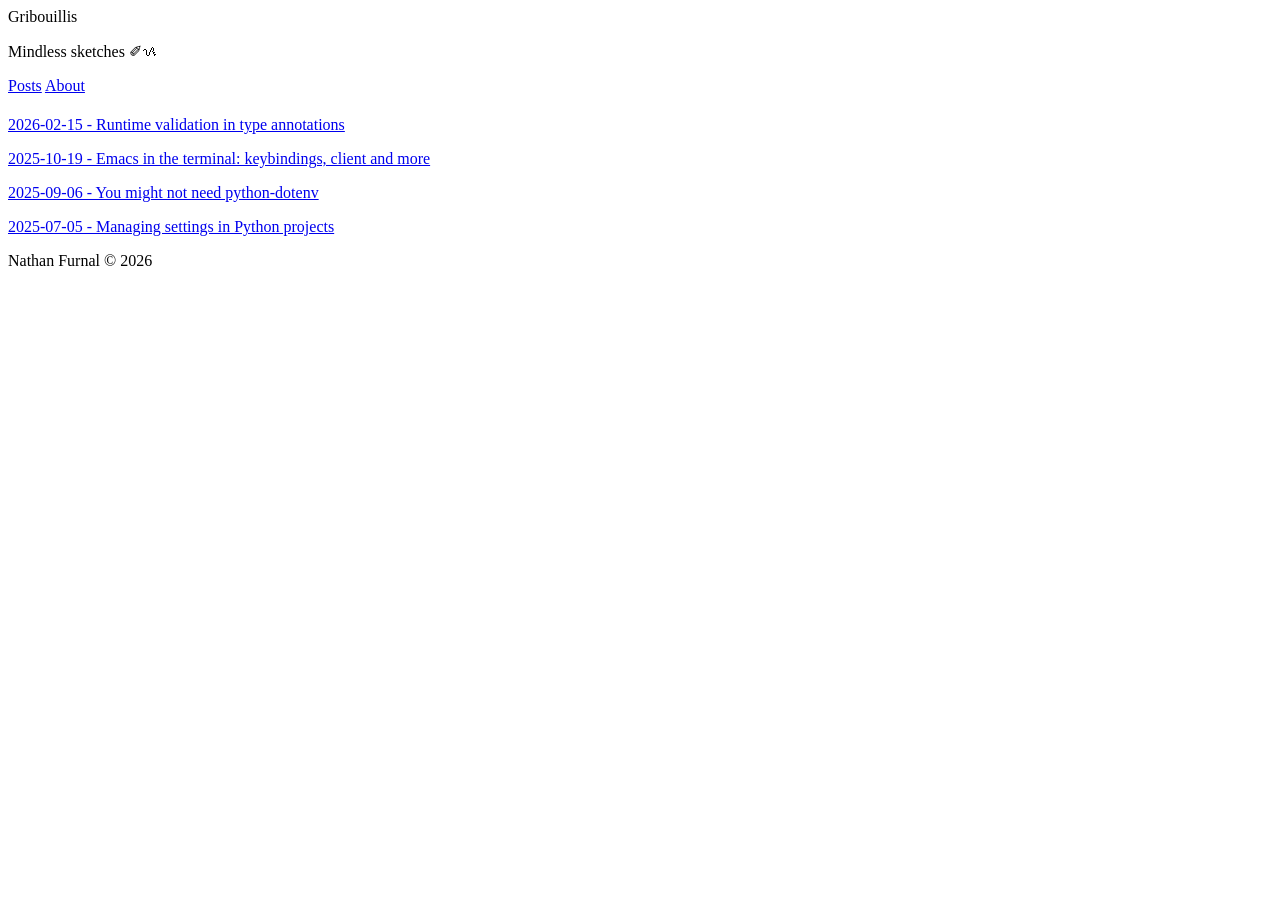
<file: index.html>
<!DOCTYPE html>
<html lang="en">
  <head>
    <meta charset="UTF-8">
    <meta name="viewport" content="width=device-width, initial-scale=1.0">

      <!-- Title handling -->
    <title>Gribouillis</title>
    <!-- Meta description -->
    <meta name="description" content="Mindless sketches ✐ᝰ">
    <link rel="stylesheet" href="https://blog.natfu.be/css/main.css">
      <!-- RSS Feed -->
      
    <link rel="alternate" type="application/rss+xml" title="RSS" href="https://blog.natfu.be/rss.xml">
      
  </head>
  <body>
    <header>
      <div class="nav-container">
        <div class="nav-heading">
          <div class="font-3rem">Gribouillis</div>
          <p>Mindless sketches ✐ᝰ</p>
        </div>
        <div class="nav-content">
          <nav>
            <a href="https://blog.natfu.be">Posts</a>
            <a href="https://blog.natfu.be/about">About</a>
          </nav>
        </div>
      </div>
    </header>
    <main role="main">
      
<h1 class="title">
  
</h1>
  
    
  <p class="font-1.3rem">
    <a href="https://blog.natfu.be/validation-in-type-annotations/">2026-02-15 - Runtime validation in type annotations</a>
  </p>
    
  
    
  <p class="font-1.3rem">
    <a href="https://blog.natfu.be/emacs-in-terminal-ergonomics/">2025-10-19 - Emacs in the terminal: keybindings, client and more</a>
  </p>
    
  
    
  <p class="font-1.3rem">
    <a href="https://blog.natfu.be/no-python-dotenv/">2025-09-06 - You might not need python-dotenv</a>
  </p>
    
  
    
  <p class="font-1.3rem">
    <a href="https://blog.natfu.be/managing-settings-in-python-projects/">2025-07-05 - Managing settings in Python projects</a>
  </p>
    
  
    
  

      </main>
    <footer>
      Nathan Furnal © 2026
    </footer>
  </body>
</html>
</file>
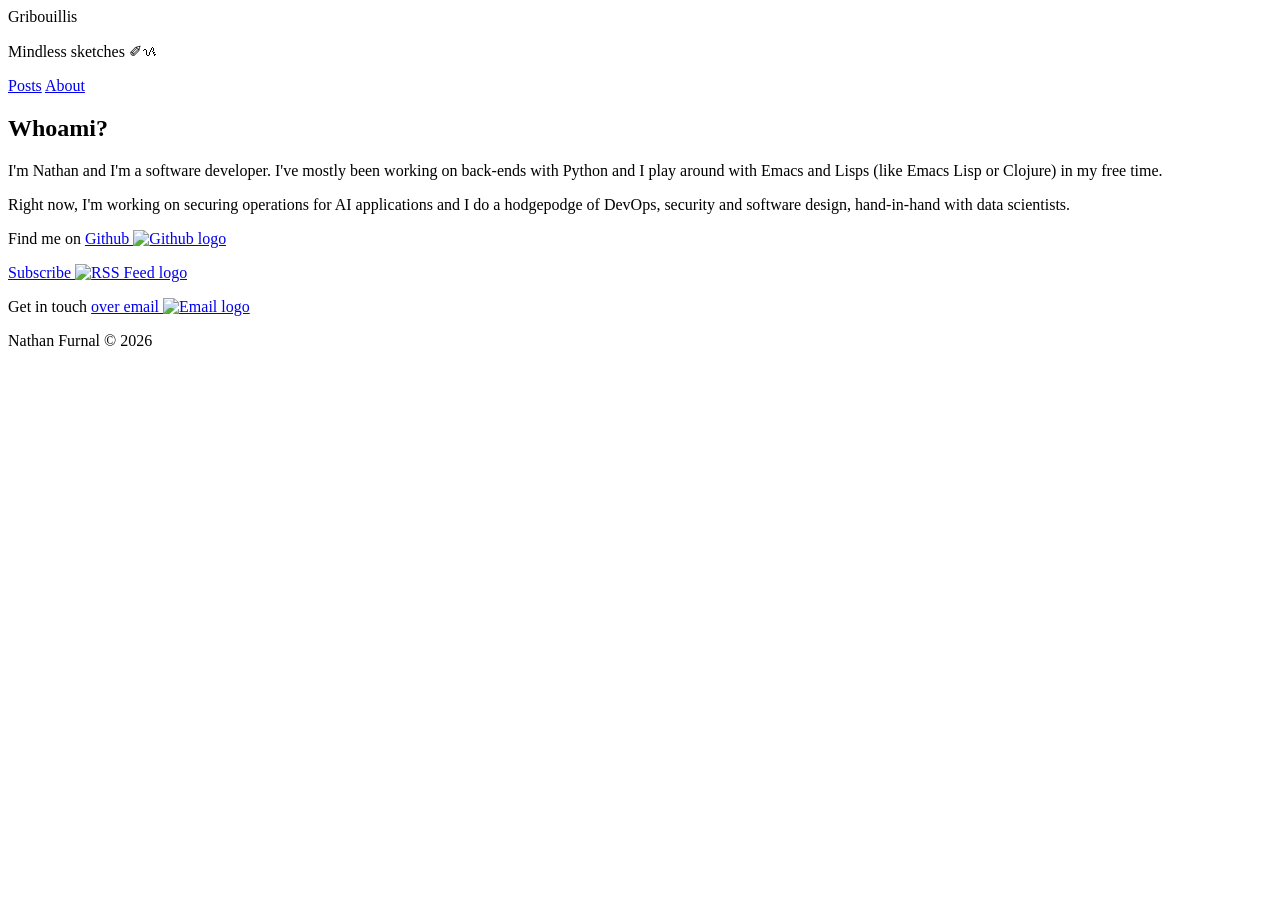
<file: about/index.html>
<!DOCTYPE html>
<html lang="en">
  <head>
    <meta charset="UTF-8">
    <meta name="viewport" content="width=device-width, initial-scale=1.0">

      <!-- Title handling -->
    <title>Whoami? | Gribouillis</title>
    <!-- Meta description -->
    <meta name="description" content="Mindless sketches ✐ᝰ">
    <link rel="stylesheet" href="https://blog.natfu.be/css/main.css">
      <!-- RSS Feed -->
      
    <link rel="alternate" type="application/rss+xml" title="RSS" href="https://blog.natfu.be/rss.xml">
      
  </head>
  <body>
    <header>
      <div class="nav-container">
        <div class="nav-heading">
          <div class="font-3rem">Gribouillis</div>
          <p>Mindless sketches ✐ᝰ</p>
        </div>
        <div class="nav-content">
          <nav>
            <a href="https://blog.natfu.be">Posts</a>
            <a href="https://blog.natfu.be/about">About</a>
          </nav>
        </div>
      </div>
    </header>
    <main role="main">
      
<article>
  <h1>Whoami?</h1>
  <p>I'm Nathan and I'm a software developer. I've mostly been working on back-ends
with Python and I play around with Emacs and Lisps (like Emacs Lisp or Clojure)
in my free time.</p>
<p>Right now, I'm working on securing operations for AI applications and I do a
hodgepodge of DevOps, security and software design, hand-in-hand with data
scientists.</p>
<p>Find me on <a rel="noopener external" target="_blank" href="https://github.com/Nathan-Furnal">Github <img class="github-logo" alt="Github logo"></a></p>
<p><a href="/rss.xml">Subscribe <img class="rss-logo" alt="RSS Feed logo"></a></p>
<div style="display: none;">
    <a href="mailto:stopreadingthispageandsendallgood@gmail.com">Do not email this address</a>
</div>
<p>Get in touch <a href="mailto:contact@natfu.be">over email <img class="email-logo" alt="Email logo"></a></p>

</article>

      </main>
    <footer>
      Nathan Furnal © 2026
    </footer>
  </body>
</html>
</file>
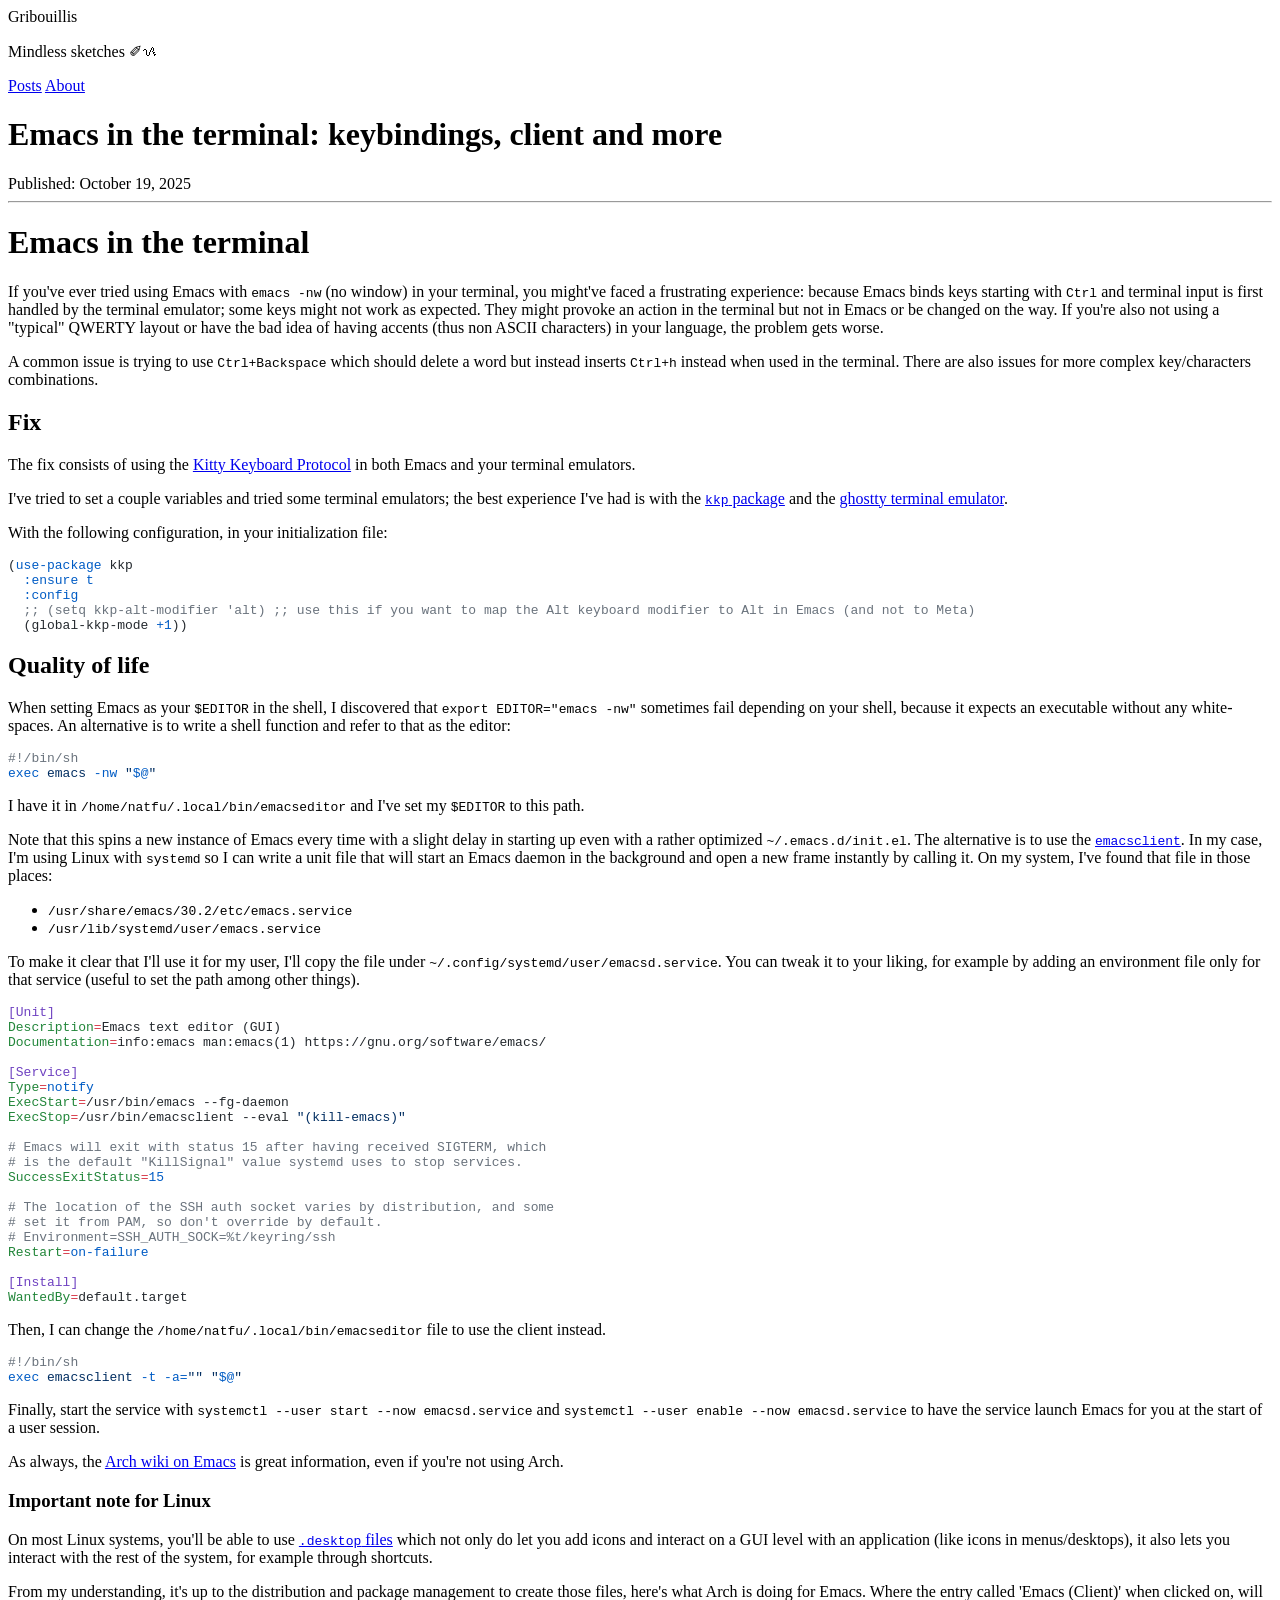
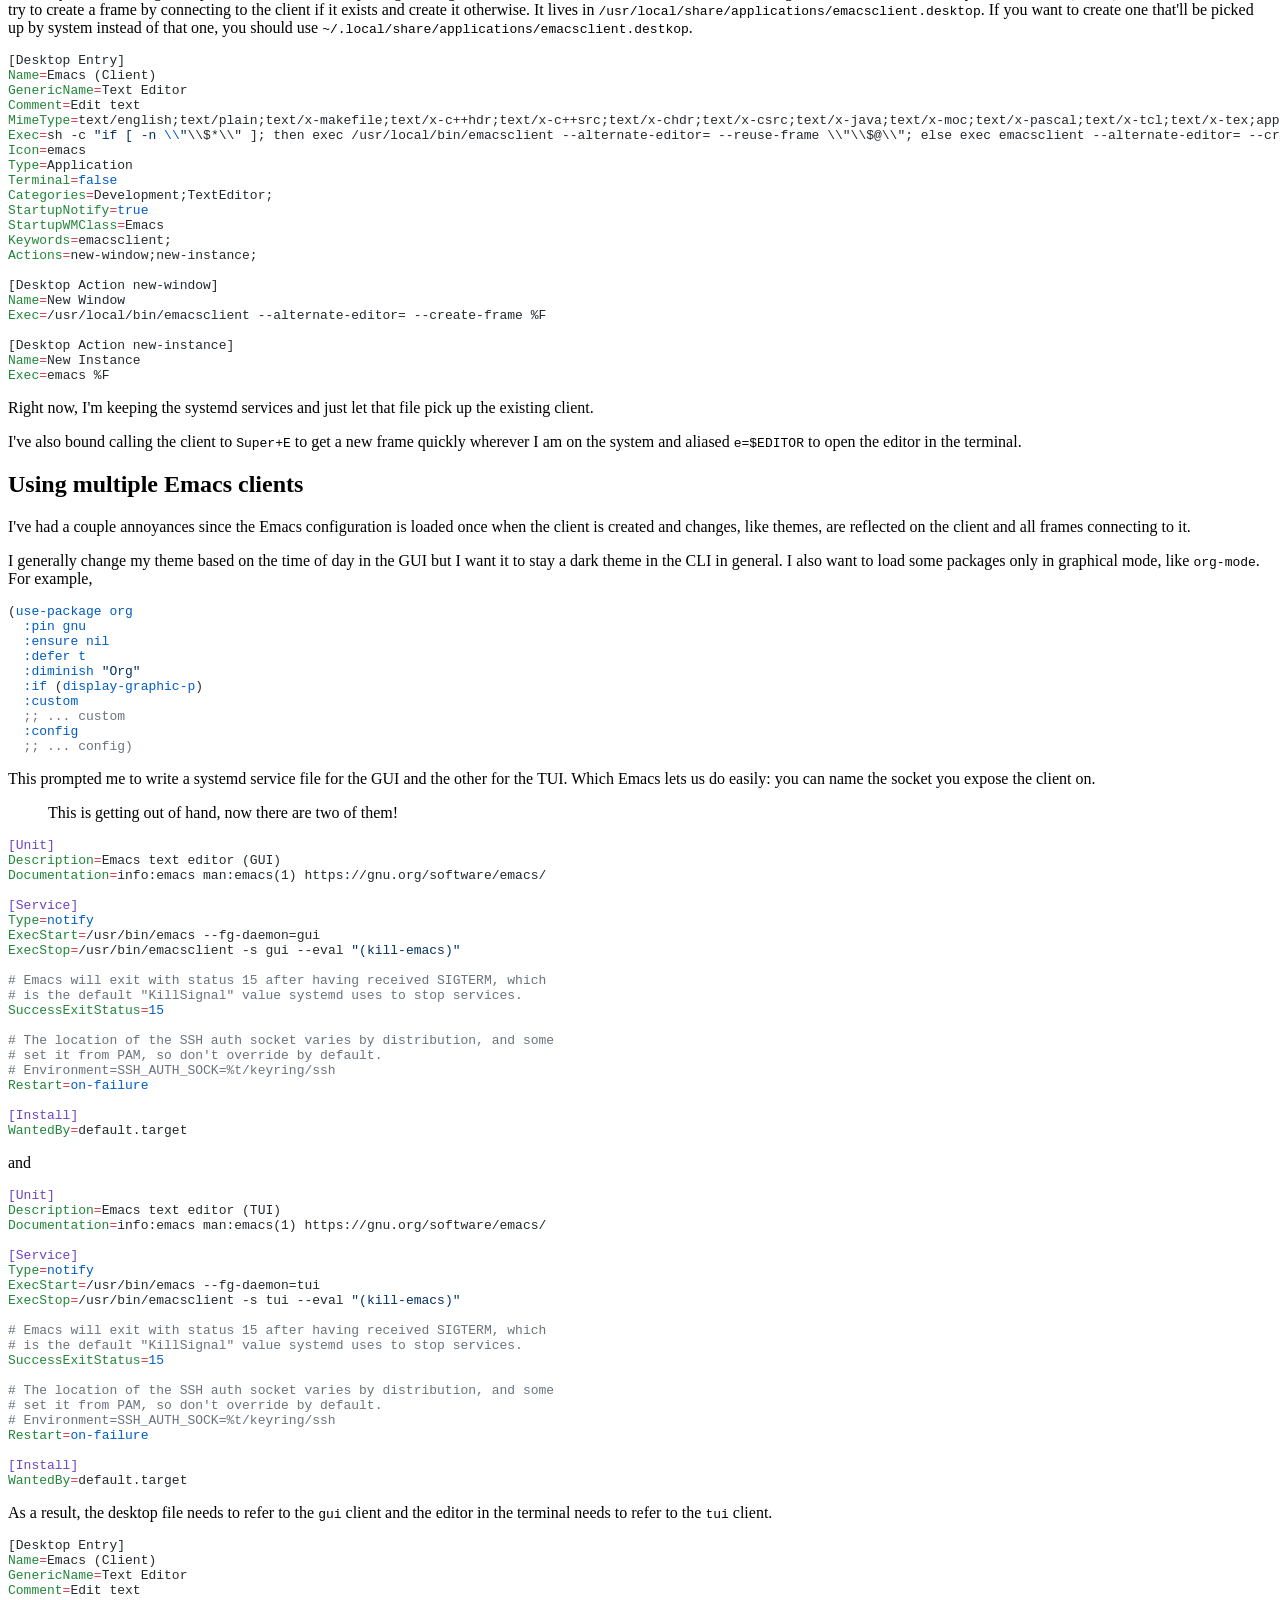
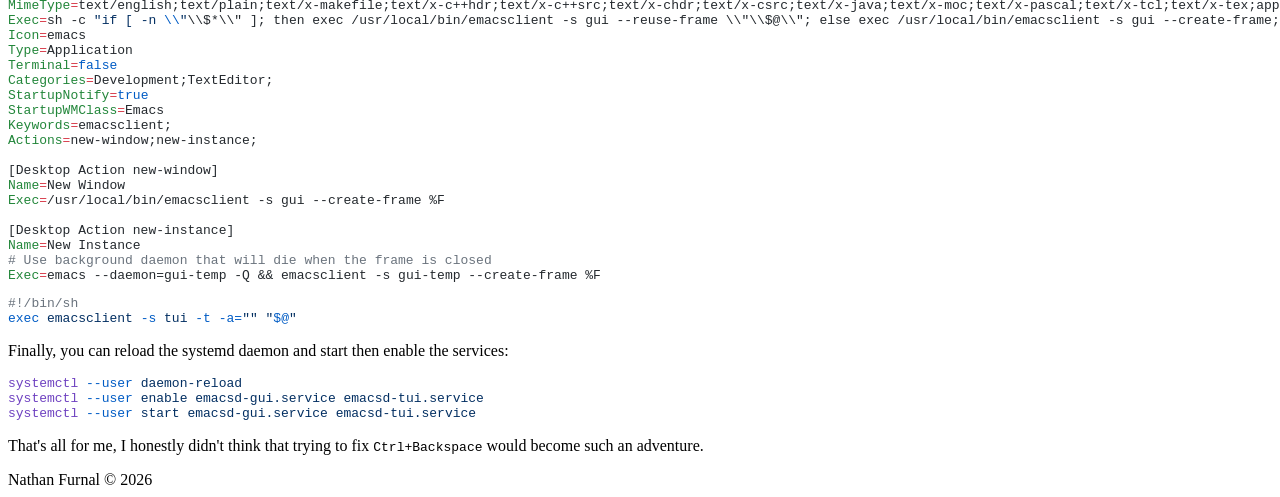
<file: emacs-in-terminal-ergonomics/index.html>
<!DOCTYPE html>
<html lang="en">
  <head>
    <meta charset="UTF-8">
    <meta name="viewport" content="width=device-width, initial-scale=1.0">

      <!-- Title handling -->
    <title>Emacs in the terminal: keybindings, client and more | Gribouillis</title>
    <!-- Meta description -->
    <meta name="description" content="Mindless sketches ✐ᝰ">
    <link rel="stylesheet" href="https://blog.natfu.be/css/main.css">
      <!-- RSS Feed -->
      
    <link rel="alternate" type="application/rss+xml" title="RSS" href="https://blog.natfu.be/rss.xml">
      
  </head>
  <body>
    <header>
      <div class="nav-container">
        <div class="nav-heading">
          <div class="font-3rem">Gribouillis</div>
          <p>Mindless sketches ✐ᝰ</p>
        </div>
        <div class="nav-content">
          <nav>
            <a href="https://blog.natfu.be">Posts</a>
            <a href="https://blog.natfu.be/about">About</a>
          </nav>
        </div>
      </div>
    </header>
    <main role="main">
      
<h1 class="title">
  Emacs in the terminal: keybindings, client and more
</h1>
    <div class="post-meta">
      <time class="published" datetime="2025-10-19">
        Published: October 19, 2025
      </time>

      
    </div>
<hr class="separator">
<h1 id="emacs-in-the-terminal">Emacs in the terminal</h1>
<p>If you've ever tried using Emacs with <code>emacs -nw</code> (no window) in your terminal,
you might've faced a frustrating experience: because Emacs binds keys starting
with <kbd>Ctrl</kbd> and terminal input is first handled by the terminal
emulator; some keys might not work as expected. They might provoke an action in
the terminal but not in Emacs or be changed on the way. If you're also not using
a "typical" QWERTY layout or have the bad idea of having accents (thus non ASCII
characters) in your language, the problem gets worse.</p>
<p>A common issue is trying to use <kbd>Ctrl+Backspace</kbd> which should delete a
word but instead inserts <kbd>Ctrl+h</kbd> instead when used in the terminal.
There are also issues for more complex key/characters combinations.</p>
<h2 id="fix">Fix</h2>
<p>The fix consists of using the <a rel="noopener external" target="_blank" href="https://sw.kovidgoyal.net/kitty/keyboard-protocol/">Kitty Keyboard
Protocol</a> in both Emacs and
your terminal emulators.</p>
<p>I've tried to set a couple variables and tried some terminal emulators; the best
experience I've had is with the <a rel="noopener external" target="_blank" href="https://github.com/benotn/kkp"><code>kkp</code> package</a>
and the <a rel="noopener external" target="_blank" href="https://ghostty.org/">ghostty terminal emulator</a>.</p>
<p>With the following configuration, in your initialization file:</p>
<pre class="giallo" style="color-scheme: light dark; color: light-dark(#24292E, #E1E4E8); background-color: light-dark(#FFFFFF, #24292E);"><code data-lang="emacs-lisp"><span class="giallo-l"><span>(</span><span style="color: light-dark(#005CC5, #79B8FF);">use-package</span><span> kkp</span></span>
<span class="giallo-l"><span style="color: light-dark(#005CC5, #79B8FF);">  :</span><span style="color: light-dark(#005CC5, #79B8FF);">ensure</span><span style="color: light-dark(#005CC5, #79B8FF);"> t</span></span>
<span class="giallo-l"><span style="color: light-dark(#005CC5, #79B8FF);">  :</span><span style="color: light-dark(#005CC5, #79B8FF);">config</span></span>
<span class="giallo-l"><span style="color: light-dark(#6A737D, #6A737D);">  ;</span><span style="color: light-dark(#6A737D, #6A737D);">; (setq kkp-alt-modifier &#39;alt) ;; use this if you want to map the Alt keyboard modifier to Alt in Emacs (and not to Meta)</span></span>
<span class="giallo-l"><span>  (</span><span>global-kkp-mode </span><span style="color: light-dark(#005CC5, #79B8FF);">+1</span><span>)</span><span>)</span></span></code></pre><h2 id="quality-of-life">Quality of life</h2>
<p>When setting Emacs as your <code>$EDITOR</code> in the shell, I discovered that <code>export EDITOR="emacs -nw"</code> sometimes fail depending on your shell, because it expects
an executable without any white-spaces. An alternative is to write a shell
function and refer to that as the editor:</p>
<pre class="giallo" style="color-scheme: light dark; color: light-dark(#24292E, #E1E4E8); background-color: light-dark(#FFFFFF, #24292E);"><code data-lang="shellscript"><span class="giallo-l"><span style="color: light-dark(#6A737D, #6A737D);">#!</span><span style="color: light-dark(#6A737D, #6A737D);">/bin/sh</span></span>
<span class="giallo-l"><span style="color: light-dark(#005CC5, #79B8FF);">exec</span><span style="color: light-dark(#032F62, #9ECBFF);"> emacs</span><span style="color: light-dark(#005CC5, #79B8FF);"> -</span><span style="color: light-dark(#005CC5, #79B8FF);">nw</span><span style="color: light-dark(#032F62, #9ECBFF);"> &quot;</span><span style="color: light-dark(#005CC5, #79B8FF);">$</span><span style="color: light-dark(#005CC5, #79B8FF);">@</span><span style="color: light-dark(#032F62, #9ECBFF);">&quot;</span></span></code></pre>
<p>I have it in <code>/home/natfu/.local/bin/emacseditor</code> and I've set my <code>$EDITOR</code> to this path.</p>
<p>Note that this spins a new instance of Emacs every time with a slight delay in starting
up even with a rather optimized <code>~/.emacs.d/init.el</code>. The alternative is to use the
<a rel="noopener external" target="_blank" href="https://www.gnu.org/software/emacs/manual/html_node/emacs/Invoking-emacsclient.html"><code>emacsclient</code></a>.
In my case, I'm using Linux with <code>systemd</code> so I can write a unit file that will start an
Emacs daemon in the background and open a new frame instantly by calling it. On my
system, I've found that file in those places:</p>
<ul>
<li><code>/usr/share/emacs/30.2/etc/emacs.service</code></li>
<li><code>/usr/lib/systemd/user/emacs.service</code></li>
</ul>
<p>To make it clear that I'll use it for my user, I'll copy the file under
<code>~/.config/systemd/user/emacsd.service</code>. You can tweak it to your liking, for
example by adding an environment file only for that service (useful to set the
path among other things).</p>
<pre class="giallo" style="color-scheme: light dark; color: light-dark(#24292E, #E1E4E8); background-color: light-dark(#FFFFFF, #24292E);"><code data-lang="systemd"><span class="giallo-l"><span style="color: light-dark(#6F42C1, #B392F0);">[Unit]</span></span>
<span class="giallo-l"><span style="color: light-dark(#22863A, #85E89D);">Description</span><span style="color: light-dark(#D73A49, #F97583);">=</span><span>Emacs text editor (GUI)</span></span>
<span class="giallo-l"><span style="color: light-dark(#22863A, #85E89D);">Documentation</span><span style="color: light-dark(#D73A49, #F97583);">=</span><span>info:emacs man:emacs(1) https://gnu.org/software/emacs/</span></span>
<span class="giallo-l"></span>
<span class="giallo-l"><span style="color: light-dark(#6F42C1, #B392F0);">[Service]</span></span>
<span class="giallo-l"><span style="color: light-dark(#22863A, #85E89D);">Type</span><span style="color: light-dark(#D73A49, #F97583);">=</span><span style="color: light-dark(#005CC5, #79B8FF);">notify</span></span>
<span class="giallo-l"><span style="color: light-dark(#22863A, #85E89D);">ExecStart</span><span style="color: light-dark(#D73A49, #F97583);">=</span><span>/usr/bin/emacs --fg-daemon</span></span>
<span class="giallo-l"><span style="color: light-dark(#22863A, #85E89D);">ExecStop</span><span style="color: light-dark(#D73A49, #F97583);">=</span><span>/usr/bin/emacsclient --eval </span><span style="color: light-dark(#032F62, #9ECBFF);">&quot;</span><span style="color: light-dark(#032F62, #9ECBFF);">(kill-emacs)</span><span style="color: light-dark(#032F62, #9ECBFF);">&quot;</span></span>
<span class="giallo-l"></span>
<span class="giallo-l"><span style="color: light-dark(#6A737D, #6A737D);"># Emacs will exit with status 15 after having received SIGTERM, which</span></span>
<span class="giallo-l"><span style="color: light-dark(#6A737D, #6A737D);"># is the default &quot;KillSignal&quot; value systemd uses to stop services.</span></span>
<span class="giallo-l"><span style="color: light-dark(#22863A, #85E89D);">SuccessExitStatus</span><span style="color: light-dark(#D73A49, #F97583);">=</span><span style="color: light-dark(#005CC5, #79B8FF);">15</span></span>
<span class="giallo-l"></span>
<span class="giallo-l"><span style="color: light-dark(#6A737D, #6A737D);"># The location of the SSH auth socket varies by distribution, and some</span></span>
<span class="giallo-l"><span style="color: light-dark(#6A737D, #6A737D);"># set it from PAM, so don&#39;t override by default.</span></span>
<span class="giallo-l"><span style="color: light-dark(#6A737D, #6A737D);"># Environment=SSH_AUTH_SOCK=%t/keyring/ssh</span></span>
<span class="giallo-l"><span style="color: light-dark(#22863A, #85E89D);">Restart</span><span style="color: light-dark(#D73A49, #F97583);">=</span><span style="color: light-dark(#005CC5, #79B8FF);">on-failure</span></span>
<span class="giallo-l"></span>
<span class="giallo-l"><span style="color: light-dark(#6F42C1, #B392F0);">[Install]</span></span>
<span class="giallo-l"><span style="color: light-dark(#22863A, #85E89D);">WantedBy</span><span style="color: light-dark(#D73A49, #F97583);">=</span><span>default.target</span></span></code></pre>
<p>Then, I can change the <code>/home/natfu/.local/bin/emacseditor</code> file to use the client
instead.</p>
<pre class="giallo" style="color-scheme: light dark; color: light-dark(#24292E, #E1E4E8); background-color: light-dark(#FFFFFF, #24292E);"><code data-lang="shellscript"><span class="giallo-l"><span style="color: light-dark(#6A737D, #6A737D);">#!</span><span style="color: light-dark(#6A737D, #6A737D);">/bin/sh</span></span>
<span class="giallo-l"><span style="color: light-dark(#005CC5, #79B8FF);">exec</span><span style="color: light-dark(#032F62, #9ECBFF);"> emacsclient</span><span style="color: light-dark(#005CC5, #79B8FF);"> -</span><span style="color: light-dark(#005CC5, #79B8FF);">t</span><span style="color: light-dark(#005CC5, #79B8FF);"> -</span><span style="color: light-dark(#005CC5, #79B8FF);">a=</span><span style="color: light-dark(#032F62, #9ECBFF);">&quot;</span><span style="color: light-dark(#032F62, #9ECBFF);">&quot;</span><span style="color: light-dark(#032F62, #9ECBFF);"> &quot;</span><span style="color: light-dark(#005CC5, #79B8FF);">$</span><span style="color: light-dark(#005CC5, #79B8FF);">@</span><span style="color: light-dark(#032F62, #9ECBFF);">&quot;</span></span></code></pre>
<p>Finally, start the service with <code>systemctl --user start --now emacsd.service</code> and
<code>systemctl --user enable --now emacsd.service</code> to have the service launch Emacs for you
at the start of a user session.</p>
<p>As always, the <a rel="noopener external" target="_blank" href="https://wiki.archlinux.org/title/Emacs">Arch wiki on Emacs</a> is great
information, even if you're not using Arch.</p>
<h3 id="important-note-for-linux">Important note for Linux</h3>
<p>On most Linux systems, you'll be able to use <a rel="noopener external" target="_blank" href="https://wiki.archlinux.org/title/Desktop_entries"><code>.desktop</code>
files</a> which not only do let
you add icons and interact on a GUI level with an application (like icons in
menus/desktops), it also lets you interact with the rest of the system, for
example through shortcuts.</p>
<p>From my understanding, it's up to the distribution and package management to
create those files, here's what Arch is doing for Emacs. Where the entry called
'Emacs (Client)' when clicked on, will try to create a frame by connecting to
the client if it exists and create it otherwise. It lives in
<code>/usr/local/share/applications/emacsclient.desktop</code>. If you want to create one
that'll be picked up by system instead of that one, you should use
<code>~/.local/share/applications/emacsclient.destkop</code>.</p>
<pre class="giallo" style="color-scheme: light dark; color: light-dark(#24292E, #E1E4E8); background-color: light-dark(#FFFFFF, #24292E);"><code data-lang="systemd"><span class="giallo-l"><span>[Desktop Entry]</span></span>
<span class="giallo-l"><span style="color: light-dark(#22863A, #85E89D);">Name</span><span style="color: light-dark(#D73A49, #F97583);">=</span><span>Emacs (Client)</span></span>
<span class="giallo-l"><span style="color: light-dark(#22863A, #85E89D);">GenericName</span><span style="color: light-dark(#D73A49, #F97583);">=</span><span>Text Editor</span></span>
<span class="giallo-l"><span style="color: light-dark(#22863A, #85E89D);">Comment</span><span style="color: light-dark(#D73A49, #F97583);">=</span><span>Edit text</span></span>
<span class="giallo-l"><span style="color: light-dark(#22863A, #85E89D);">MimeType</span><span style="color: light-dark(#D73A49, #F97583);">=</span><span>text/english;text/plain;text/x-makefile;text/x-c++hdr;text/x-c++src;text/x-chdr;text/x-csrc;text/x-java;text/x-moc;text/x-pascal;text/x-tcl;text/x-tex;application/x-shellscript;text/x-c;text/x-c++;x-scheme-handler/org-protocol;</span></span>
<span class="giallo-l"><span style="color: light-dark(#22863A, #85E89D);">Exec</span><span style="color: light-dark(#D73A49, #F97583);">=</span><span>sh -c </span><span style="color: light-dark(#032F62, #9ECBFF);">&quot;</span><span style="color: light-dark(#032F62, #9ECBFF);">if [ -n </span><span style="color: light-dark(#005CC5, #79B8FF);">\\</span><span style="color: light-dark(#032F62, #9ECBFF);">&quot;</span><span>\\$*\\&quot; ]; then exec /usr/local/bin/emacsclient --alternate-editor= --reuse-frame \\&quot;\\$@\\&quot;; else exec emacsclient --alternate-editor= --create-frame; fi&quot; sh %F</span></span>
<span class="giallo-l"><span style="color: light-dark(#22863A, #85E89D);">Icon</span><span style="color: light-dark(#D73A49, #F97583);">=</span><span>emacs</span></span>
<span class="giallo-l"><span style="color: light-dark(#22863A, #85E89D);">Type</span><span style="color: light-dark(#D73A49, #F97583);">=</span><span>Application</span></span>
<span class="giallo-l"><span style="color: light-dark(#22863A, #85E89D);">Terminal</span><span style="color: light-dark(#D73A49, #F97583);">=</span><span style="color: light-dark(#005CC5, #79B8FF);">false</span></span>
<span class="giallo-l"><span style="color: light-dark(#22863A, #85E89D);">Categories</span><span style="color: light-dark(#D73A49, #F97583);">=</span><span>Development;TextEditor;</span></span>
<span class="giallo-l"><span style="color: light-dark(#22863A, #85E89D);">StartupNotify</span><span style="color: light-dark(#D73A49, #F97583);">=</span><span style="color: light-dark(#005CC5, #79B8FF);">true</span></span>
<span class="giallo-l"><span style="color: light-dark(#22863A, #85E89D);">StartupWMClass</span><span style="color: light-dark(#D73A49, #F97583);">=</span><span>Emacs</span></span>
<span class="giallo-l"><span style="color: light-dark(#22863A, #85E89D);">Keywords</span><span style="color: light-dark(#D73A49, #F97583);">=</span><span>emacsclient;</span></span>
<span class="giallo-l"><span style="color: light-dark(#22863A, #85E89D);">Actions</span><span style="color: light-dark(#D73A49, #F97583);">=</span><span>new-window;new-instance;</span></span>
<span class="giallo-l"></span>
<span class="giallo-l"><span>[Desktop Action new-window]</span></span>
<span class="giallo-l"><span style="color: light-dark(#22863A, #85E89D);">Name</span><span style="color: light-dark(#D73A49, #F97583);">=</span><span>New Window</span></span>
<span class="giallo-l"><span style="color: light-dark(#22863A, #85E89D);">Exec</span><span style="color: light-dark(#D73A49, #F97583);">=</span><span>/usr/local/bin/emacsclient --alternate-editor= --create-frame %F</span></span>
<span class="giallo-l"></span>
<span class="giallo-l"><span>[Desktop Action new-instance]</span></span>
<span class="giallo-l"><span style="color: light-dark(#22863A, #85E89D);">Name</span><span style="color: light-dark(#D73A49, #F97583);">=</span><span>New Instance</span></span>
<span class="giallo-l"><span style="color: light-dark(#22863A, #85E89D);">Exec</span><span style="color: light-dark(#D73A49, #F97583);">=</span><span>emacs %F</span></span></code></pre>
<p>Right now, I'm keeping the systemd services and just let that file pick up the
existing client.</p>
<p>I've also bound calling the client to <kbd>Super+E</kbd> to get a new frame
quickly wherever I am on the system and aliased <code>e=$EDITOR</code> to open the editor
in the terminal.</p>
<h2 id="using-multiple-emacs-clients">Using multiple Emacs clients</h2>
<p>I've had a couple annoyances since the Emacs configuration is loaded once when
the client is created and changes, like themes, are reflected on the client and
all frames connecting to it.</p>
<p>I generally change my theme based on the time of day in the GUI but I want it to
stay a dark theme in the CLI in general. I also want to load some packages only
in graphical mode, like <code>org-mode</code>. For example,</p>
<pre class="giallo" style="color-scheme: light dark; color: light-dark(#24292E, #E1E4E8); background-color: light-dark(#FFFFFF, #24292E);"><code data-lang="emacs-lisp"><span class="giallo-l"><span>(</span><span style="color: light-dark(#005CC5, #79B8FF);">use-package</span><span style="color: light-dark(#005CC5, #79B8FF);"> org</span></span>
<span class="giallo-l"><span style="color: light-dark(#005CC5, #79B8FF);">  :</span><span style="color: light-dark(#005CC5, #79B8FF);">pin</span><span style="color: light-dark(#005CC5, #79B8FF);"> gnu</span></span>
<span class="giallo-l"><span style="color: light-dark(#005CC5, #79B8FF);">  :</span><span style="color: light-dark(#005CC5, #79B8FF);">ensure</span><span style="color: light-dark(#005CC5, #79B8FF);"> nil</span></span>
<span class="giallo-l"><span style="color: light-dark(#005CC5, #79B8FF);">  :</span><span style="color: light-dark(#005CC5, #79B8FF);">defer</span><span style="color: light-dark(#005CC5, #79B8FF);"> t</span></span>
<span class="giallo-l"><span style="color: light-dark(#005CC5, #79B8FF);">  :</span><span style="color: light-dark(#005CC5, #79B8FF);">diminish</span><span style="color: light-dark(#032F62, #9ECBFF);"> &quot;</span><span style="color: light-dark(#032F62, #9ECBFF);">Οrg</span><span style="color: light-dark(#032F62, #9ECBFF);">&quot;</span></span>
<span class="giallo-l"><span style="color: light-dark(#005CC5, #79B8FF);">  :</span><span style="color: light-dark(#005CC5, #79B8FF);">if</span><span> (</span><span style="color: light-dark(#005CC5, #79B8FF);">display-graphic-p</span><span>)</span></span>
<span class="giallo-l"><span style="color: light-dark(#005CC5, #79B8FF);">  :</span><span style="color: light-dark(#005CC5, #79B8FF);">custom</span></span>
<span class="giallo-l"><span style="color: light-dark(#6A737D, #6A737D);">  ;</span><span style="color: light-dark(#6A737D, #6A737D);">; ... custom</span></span>
<span class="giallo-l"><span style="color: light-dark(#005CC5, #79B8FF);">  :</span><span style="color: light-dark(#005CC5, #79B8FF);">config</span></span>
<span class="giallo-l"><span style="color: light-dark(#6A737D, #6A737D);">  ;</span><span style="color: light-dark(#6A737D, #6A737D);">; ... config)</span></span></code></pre>
<p>This prompted me to write a systemd service file for the GUI and the other for
the TUI. Which Emacs lets us do easily: you can name the socket you expose the
client on.</p>
<blockquote>
<p>This is getting out of hand, now there are two of them!</p>
</blockquote>
<pre class="giallo" style="color-scheme: light dark; color: light-dark(#24292E, #E1E4E8); background-color: light-dark(#FFFFFF, #24292E);"><code data-lang="systemd"><span class="giallo-l"><span style="color: light-dark(#6F42C1, #B392F0);">[Unit]</span></span>
<span class="giallo-l"><span style="color: light-dark(#22863A, #85E89D);">Description</span><span style="color: light-dark(#D73A49, #F97583);">=</span><span>Emacs text editor (GUI)</span></span>
<span class="giallo-l"><span style="color: light-dark(#22863A, #85E89D);">Documentation</span><span style="color: light-dark(#D73A49, #F97583);">=</span><span>info:emacs man:emacs(1) https://gnu.org/software/emacs/</span></span>
<span class="giallo-l"></span>
<span class="giallo-l"><span style="color: light-dark(#6F42C1, #B392F0);">[Service]</span></span>
<span class="giallo-l"><span style="color: light-dark(#22863A, #85E89D);">Type</span><span style="color: light-dark(#D73A49, #F97583);">=</span><span style="color: light-dark(#005CC5, #79B8FF);">notify</span></span>
<span class="giallo-l"><span style="color: light-dark(#22863A, #85E89D);">ExecStart</span><span style="color: light-dark(#D73A49, #F97583);">=</span><span>/usr/bin/emacs --fg-daemon=gui</span></span>
<span class="giallo-l"><span style="color: light-dark(#22863A, #85E89D);">ExecStop</span><span style="color: light-dark(#D73A49, #F97583);">=</span><span>/usr/bin/emacsclient -s gui --eval </span><span style="color: light-dark(#032F62, #9ECBFF);">&quot;</span><span style="color: light-dark(#032F62, #9ECBFF);">(kill-emacs)</span><span style="color: light-dark(#032F62, #9ECBFF);">&quot;</span></span>
<span class="giallo-l"></span>
<span class="giallo-l"><span style="color: light-dark(#6A737D, #6A737D);"># Emacs will exit with status 15 after having received SIGTERM, which</span></span>
<span class="giallo-l"><span style="color: light-dark(#6A737D, #6A737D);"># is the default &quot;KillSignal&quot; value systemd uses to stop services.</span></span>
<span class="giallo-l"><span style="color: light-dark(#22863A, #85E89D);">SuccessExitStatus</span><span style="color: light-dark(#D73A49, #F97583);">=</span><span style="color: light-dark(#005CC5, #79B8FF);">15</span></span>
<span class="giallo-l"></span>
<span class="giallo-l"><span style="color: light-dark(#6A737D, #6A737D);"># The location of the SSH auth socket varies by distribution, and some</span></span>
<span class="giallo-l"><span style="color: light-dark(#6A737D, #6A737D);"># set it from PAM, so don&#39;t override by default.</span></span>
<span class="giallo-l"><span style="color: light-dark(#6A737D, #6A737D);"># Environment=SSH_AUTH_SOCK=%t/keyring/ssh</span></span>
<span class="giallo-l"><span style="color: light-dark(#22863A, #85E89D);">Restart</span><span style="color: light-dark(#D73A49, #F97583);">=</span><span style="color: light-dark(#005CC5, #79B8FF);">on-failure</span></span>
<span class="giallo-l"></span>
<span class="giallo-l"><span style="color: light-dark(#6F42C1, #B392F0);">[Install]</span></span>
<span class="giallo-l"><span style="color: light-dark(#22863A, #85E89D);">WantedBy</span><span style="color: light-dark(#D73A49, #F97583);">=</span><span>default.target</span></span></code></pre>
<p>and</p>
<pre class="giallo" style="color-scheme: light dark; color: light-dark(#24292E, #E1E4E8); background-color: light-dark(#FFFFFF, #24292E);"><code data-lang="systemd"><span class="giallo-l"><span style="color: light-dark(#6F42C1, #B392F0);">[Unit]</span></span>
<span class="giallo-l"><span style="color: light-dark(#22863A, #85E89D);">Description</span><span style="color: light-dark(#D73A49, #F97583);">=</span><span>Emacs text editor (TUI)</span></span>
<span class="giallo-l"><span style="color: light-dark(#22863A, #85E89D);">Documentation</span><span style="color: light-dark(#D73A49, #F97583);">=</span><span>info:emacs man:emacs(1) https://gnu.org/software/emacs/</span></span>
<span class="giallo-l"></span>
<span class="giallo-l"><span style="color: light-dark(#6F42C1, #B392F0);">[Service]</span></span>
<span class="giallo-l"><span style="color: light-dark(#22863A, #85E89D);">Type</span><span style="color: light-dark(#D73A49, #F97583);">=</span><span style="color: light-dark(#005CC5, #79B8FF);">notify</span></span>
<span class="giallo-l"><span style="color: light-dark(#22863A, #85E89D);">ExecStart</span><span style="color: light-dark(#D73A49, #F97583);">=</span><span>/usr/bin/emacs --fg-daemon=tui</span></span>
<span class="giallo-l"><span style="color: light-dark(#22863A, #85E89D);">ExecStop</span><span style="color: light-dark(#D73A49, #F97583);">=</span><span>/usr/bin/emacsclient -s tui --eval </span><span style="color: light-dark(#032F62, #9ECBFF);">&quot;</span><span style="color: light-dark(#032F62, #9ECBFF);">(kill-emacs)</span><span style="color: light-dark(#032F62, #9ECBFF);">&quot;</span></span>
<span class="giallo-l"></span>
<span class="giallo-l"><span style="color: light-dark(#6A737D, #6A737D);"># Emacs will exit with status 15 after having received SIGTERM, which</span></span>
<span class="giallo-l"><span style="color: light-dark(#6A737D, #6A737D);"># is the default &quot;KillSignal&quot; value systemd uses to stop services.</span></span>
<span class="giallo-l"><span style="color: light-dark(#22863A, #85E89D);">SuccessExitStatus</span><span style="color: light-dark(#D73A49, #F97583);">=</span><span style="color: light-dark(#005CC5, #79B8FF);">15</span></span>
<span class="giallo-l"></span>
<span class="giallo-l"><span style="color: light-dark(#6A737D, #6A737D);"># The location of the SSH auth socket varies by distribution, and some</span></span>
<span class="giallo-l"><span style="color: light-dark(#6A737D, #6A737D);"># set it from PAM, so don&#39;t override by default.</span></span>
<span class="giallo-l"><span style="color: light-dark(#6A737D, #6A737D);"># Environment=SSH_AUTH_SOCK=%t/keyring/ssh</span></span>
<span class="giallo-l"><span style="color: light-dark(#22863A, #85E89D);">Restart</span><span style="color: light-dark(#D73A49, #F97583);">=</span><span style="color: light-dark(#005CC5, #79B8FF);">on-failure</span></span>
<span class="giallo-l"></span>
<span class="giallo-l"><span style="color: light-dark(#6F42C1, #B392F0);">[Install]</span></span>
<span class="giallo-l"><span style="color: light-dark(#22863A, #85E89D);">WantedBy</span><span style="color: light-dark(#D73A49, #F97583);">=</span><span>default.target</span></span></code></pre>
<p>As a result, the desktop file needs to refer to the <code>gui</code> client and the editor
in the terminal needs to refer to the <code>tui</code> client.</p>
<pre class="giallo" style="color-scheme: light dark; color: light-dark(#24292E, #E1E4E8); background-color: light-dark(#FFFFFF, #24292E);"><code data-lang="systemd"><span class="giallo-l"><span>[Desktop Entry]</span></span>
<span class="giallo-l"><span style="color: light-dark(#22863A, #85E89D);">Name</span><span style="color: light-dark(#D73A49, #F97583);">=</span><span>Emacs (Client)</span></span>
<span class="giallo-l"><span style="color: light-dark(#22863A, #85E89D);">GenericName</span><span style="color: light-dark(#D73A49, #F97583);">=</span><span>Text Editor</span></span>
<span class="giallo-l"><span style="color: light-dark(#22863A, #85E89D);">Comment</span><span style="color: light-dark(#D73A49, #F97583);">=</span><span>Edit text</span></span>
<span class="giallo-l"><span style="color: light-dark(#22863A, #85E89D);">MimeType</span><span style="color: light-dark(#D73A49, #F97583);">=</span><span>text/english;text/plain;text/x-makefile;text/x-c++hdr;text/x-c++src;text/x-chdr;text/x-csrc;text/x-java;text/x-moc;text/x-pascal;text/x-tcl;text/x-tex;application/x-shellscript;text/x-c;text/x-c++;x-scheme-handler/org-protocol;</span></span>
<span class="giallo-l"><span style="color: light-dark(#22863A, #85E89D);">Exec</span><span style="color: light-dark(#D73A49, #F97583);">=</span><span>sh -c </span><span style="color: light-dark(#032F62, #9ECBFF);">&quot;</span><span style="color: light-dark(#032F62, #9ECBFF);">if [ -n </span><span style="color: light-dark(#005CC5, #79B8FF);">\\</span><span style="color: light-dark(#032F62, #9ECBFF);">&quot;</span><span>\\$*\\&quot; ]; then exec /usr/local/bin/emacsclient -s gui --reuse-frame \\&quot;\\$@\\&quot;; else exec /usr/local/bin/emacsclient -s gui --create-frame; fi&quot; sh %F</span></span>
<span class="giallo-l"><span style="color: light-dark(#22863A, #85E89D);">Icon</span><span style="color: light-dark(#D73A49, #F97583);">=</span><span>emacs</span></span>
<span class="giallo-l"><span style="color: light-dark(#22863A, #85E89D);">Type</span><span style="color: light-dark(#D73A49, #F97583);">=</span><span>Application</span></span>
<span class="giallo-l"><span style="color: light-dark(#22863A, #85E89D);">Terminal</span><span style="color: light-dark(#D73A49, #F97583);">=</span><span style="color: light-dark(#005CC5, #79B8FF);">false</span></span>
<span class="giallo-l"><span style="color: light-dark(#22863A, #85E89D);">Categories</span><span style="color: light-dark(#D73A49, #F97583);">=</span><span>Development;TextEditor;</span></span>
<span class="giallo-l"><span style="color: light-dark(#22863A, #85E89D);">StartupNotify</span><span style="color: light-dark(#D73A49, #F97583);">=</span><span style="color: light-dark(#005CC5, #79B8FF);">true</span></span>
<span class="giallo-l"><span style="color: light-dark(#22863A, #85E89D);">StartupWMClass</span><span style="color: light-dark(#D73A49, #F97583);">=</span><span>Emacs</span></span>
<span class="giallo-l"><span style="color: light-dark(#22863A, #85E89D);">Keywords</span><span style="color: light-dark(#D73A49, #F97583);">=</span><span>emacsclient;</span></span>
<span class="giallo-l"><span style="color: light-dark(#22863A, #85E89D);">Actions</span><span style="color: light-dark(#D73A49, #F97583);">=</span><span>new-window;new-instance;</span></span>
<span class="giallo-l"></span>
<span class="giallo-l"><span>[Desktop Action new-window]</span></span>
<span class="giallo-l"><span style="color: light-dark(#22863A, #85E89D);">Name</span><span style="color: light-dark(#D73A49, #F97583);">=</span><span>New Window</span></span>
<span class="giallo-l"><span style="color: light-dark(#22863A, #85E89D);">Exec</span><span style="color: light-dark(#D73A49, #F97583);">=</span><span>/usr/local/bin/emacsclient -s gui --create-frame %F</span></span>
<span class="giallo-l"></span>
<span class="giallo-l"><span>[Desktop Action new-instance]</span></span>
<span class="giallo-l"><span style="color: light-dark(#22863A, #85E89D);">Name</span><span style="color: light-dark(#D73A49, #F97583);">=</span><span>New Instance</span></span>
<span class="giallo-l"><span style="color: light-dark(#6A737D, #6A737D);"># Use background daemon that will die when the frame is closed</span></span>
<span class="giallo-l"><span style="color: light-dark(#22863A, #85E89D);">Exec</span><span style="color: light-dark(#D73A49, #F97583);">=</span><span>emacs --daemon=gui-temp -Q &amp;&amp; emacsclient -s gui-temp --create-frame %F</span></span></code></pre><pre class="giallo" style="color-scheme: light dark; color: light-dark(#24292E, #E1E4E8); background-color: light-dark(#FFFFFF, #24292E);"><code data-lang="shellscript"><span class="giallo-l"><span style="color: light-dark(#6A737D, #6A737D);">#!</span><span style="color: light-dark(#6A737D, #6A737D);">/bin/sh</span></span>
<span class="giallo-l"><span style="color: light-dark(#005CC5, #79B8FF);">exec</span><span style="color: light-dark(#032F62, #9ECBFF);"> emacsclient</span><span style="color: light-dark(#005CC5, #79B8FF);"> -</span><span style="color: light-dark(#005CC5, #79B8FF);">s</span><span style="color: light-dark(#032F62, #9ECBFF);"> tui</span><span style="color: light-dark(#005CC5, #79B8FF);"> -</span><span style="color: light-dark(#005CC5, #79B8FF);">t</span><span style="color: light-dark(#005CC5, #79B8FF);"> -</span><span style="color: light-dark(#005CC5, #79B8FF);">a=</span><span style="color: light-dark(#032F62, #9ECBFF);">&quot;</span><span style="color: light-dark(#032F62, #9ECBFF);">&quot;</span><span style="color: light-dark(#032F62, #9ECBFF);"> &quot;</span><span style="color: light-dark(#005CC5, #79B8FF);">$</span><span style="color: light-dark(#005CC5, #79B8FF);">@</span><span style="color: light-dark(#032F62, #9ECBFF);">&quot;</span></span></code></pre>
<p>Finally, you can reload the systemd daemon and start then enable the services:</p>
<pre class="giallo" style="color-scheme: light dark; color: light-dark(#24292E, #E1E4E8); background-color: light-dark(#FFFFFF, #24292E);"><code data-lang="shellscript"><span class="giallo-l"><span style="color: light-dark(#6F42C1, #B392F0);">systemctl</span><span style="color: light-dark(#005CC5, #79B8FF);"> -</span><span style="color: light-dark(#005CC5, #79B8FF);">-user</span><span style="color: light-dark(#032F62, #9ECBFF);"> daemon-reload</span></span>
<span class="giallo-l"><span style="color: light-dark(#6F42C1, #B392F0);">systemctl</span><span style="color: light-dark(#005CC5, #79B8FF);"> -</span><span style="color: light-dark(#005CC5, #79B8FF);">-user</span><span style="color: light-dark(#032F62, #9ECBFF);"> enable</span><span style="color: light-dark(#032F62, #9ECBFF);"> emacsd-gui.service</span><span style="color: light-dark(#032F62, #9ECBFF);"> emacsd-tui.service</span></span>
<span class="giallo-l"><span style="color: light-dark(#6F42C1, #B392F0);">systemctl</span><span style="color: light-dark(#005CC5, #79B8FF);"> -</span><span style="color: light-dark(#005CC5, #79B8FF);">-user</span><span style="color: light-dark(#032F62, #9ECBFF);"> start</span><span style="color: light-dark(#032F62, #9ECBFF);"> emacsd-gui.service</span><span style="color: light-dark(#032F62, #9ECBFF);"> emacsd-tui.service</span></span></code></pre>
<p>That's all for me, I honestly didn't think that trying to fix
<kbd>Ctrl+Backspace</kbd> would become such an adventure.</p>


      </main>
    <footer>
      Nathan Furnal © 2026
    </footer>
  </body>
</html>
</file>
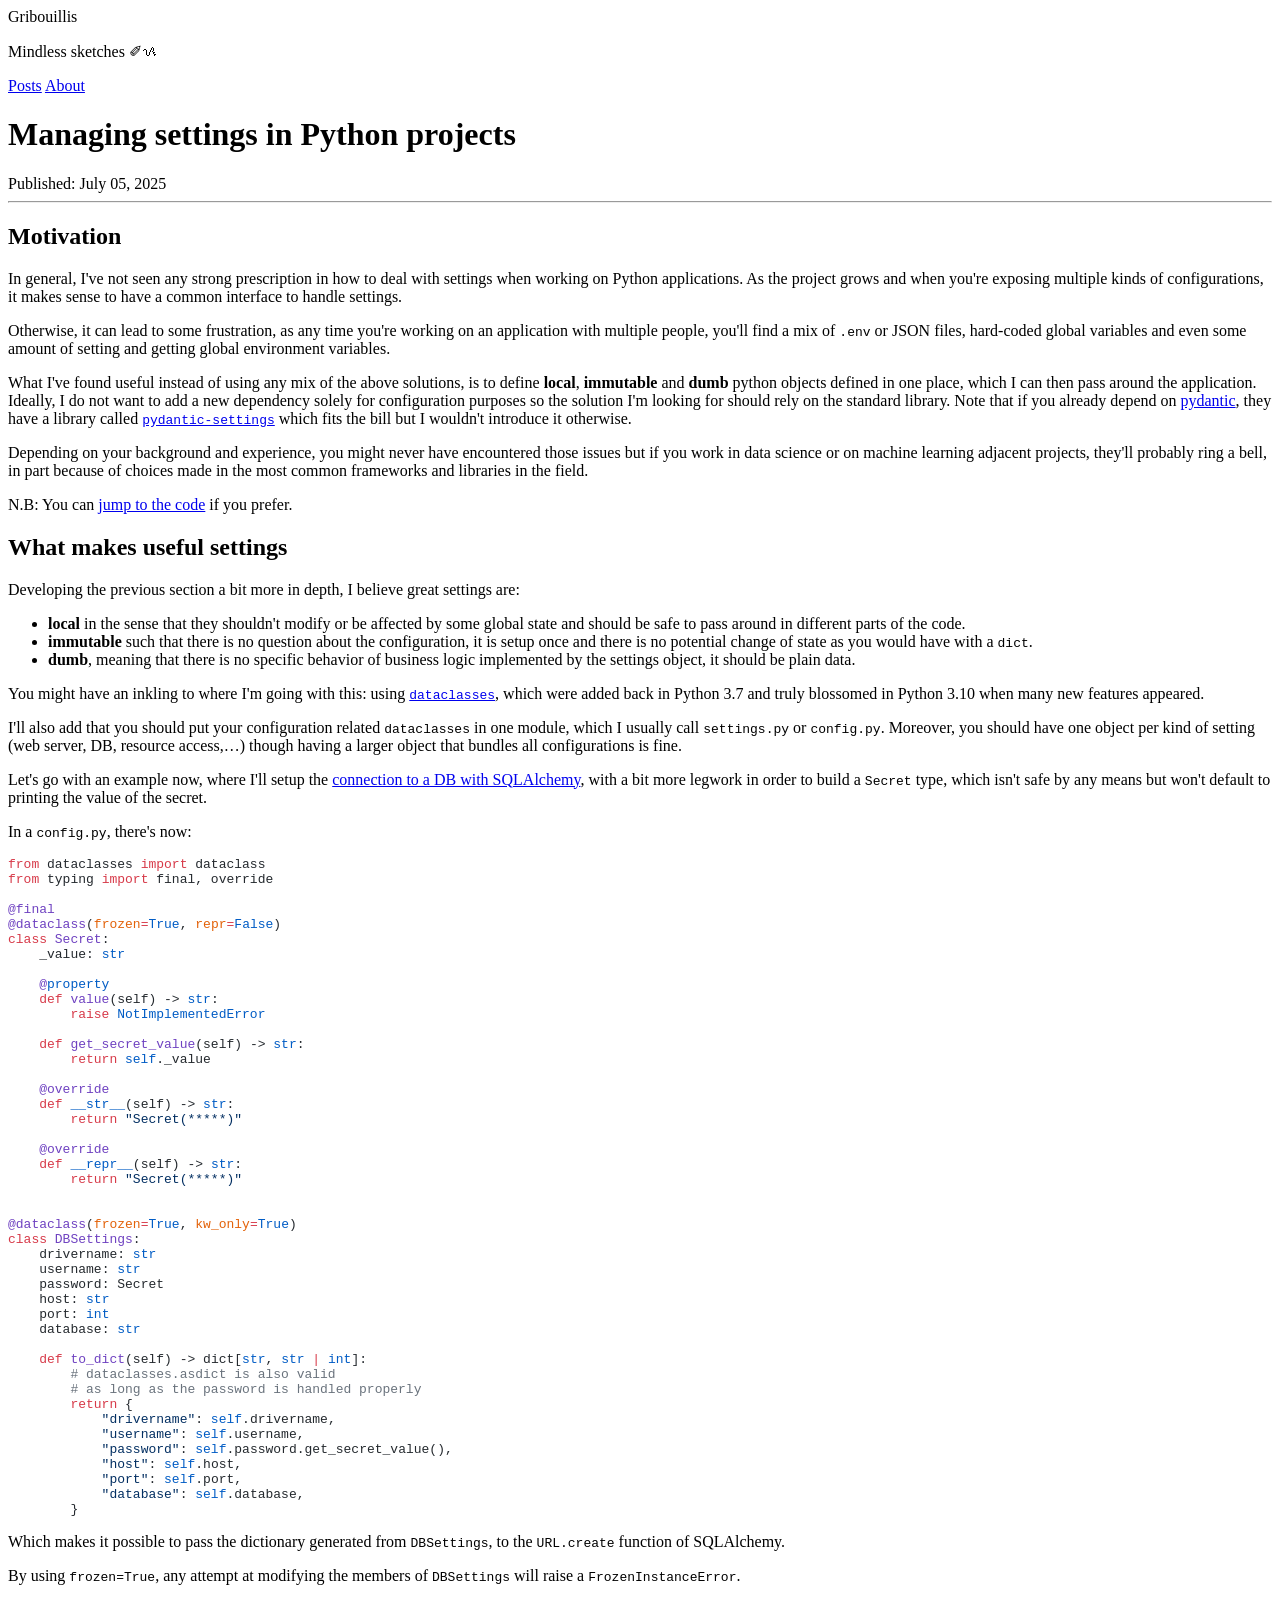
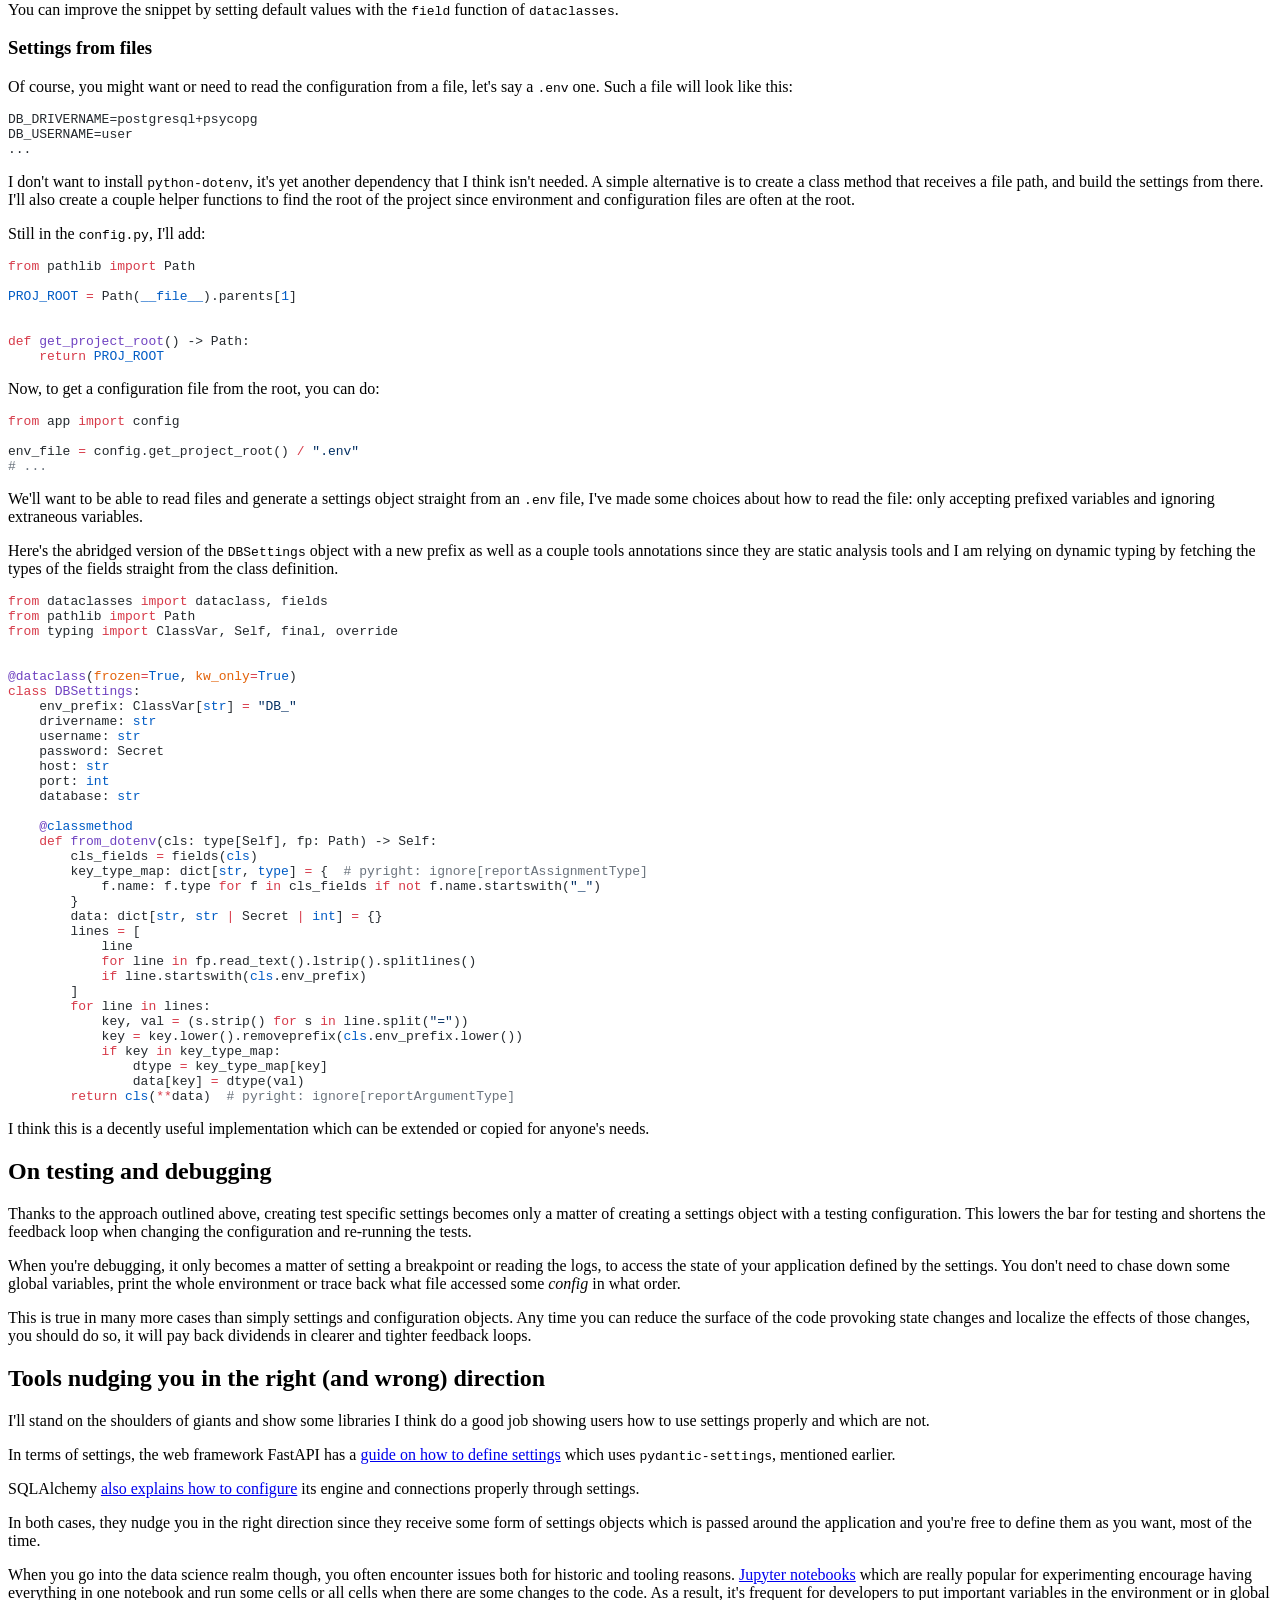
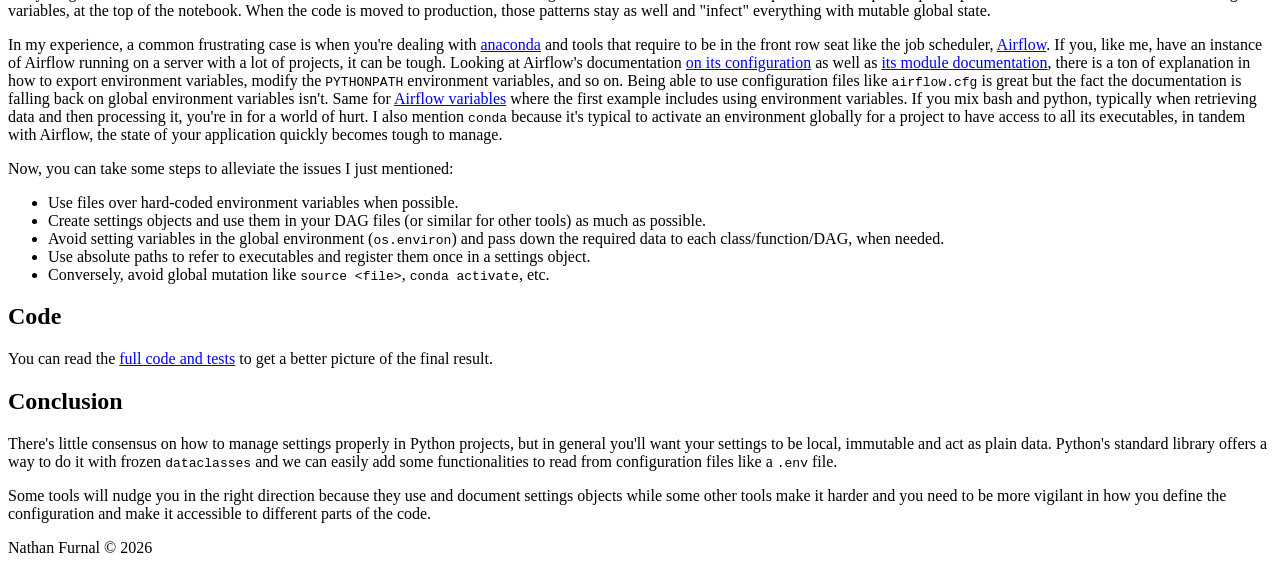
<file: managing-settings-in-python-projects/index.html>
<!DOCTYPE html>
<html lang="en">
  <head>
    <meta charset="UTF-8">
    <meta name="viewport" content="width=device-width, initial-scale=1.0">

      <!-- Title handling -->
    <title>Managing settings in Python projects | Gribouillis</title>
    <!-- Meta description -->
    <meta name="description" content="Mindless sketches ✐ᝰ">
    <link rel="stylesheet" href="https://blog.natfu.be/css/main.css">
      <!-- RSS Feed -->
      
    <link rel="alternate" type="application/rss+xml" title="RSS" href="https://blog.natfu.be/rss.xml">
      
  </head>
  <body>
    <header>
      <div class="nav-container">
        <div class="nav-heading">
          <div class="font-3rem">Gribouillis</div>
          <p>Mindless sketches ✐ᝰ</p>
        </div>
        <div class="nav-content">
          <nav>
            <a href="https://blog.natfu.be">Posts</a>
            <a href="https://blog.natfu.be/about">About</a>
          </nav>
        </div>
      </div>
    </header>
    <main role="main">
      
<h1 class="title">
  Managing settings in Python projects
</h1>
    <div class="post-meta">
      <time class="published" datetime="2025-07-05">
        Published: July 05, 2025
      </time>

      
    </div>
<hr class="separator">
<h2 id="motivation">Motivation</h2>
<p>In general, I've not seen any strong prescription in how to deal with settings when
working on Python applications. As the project grows and when you're exposing multiple
kinds of configurations, it makes sense to have a common interface to handle settings.</p>
<p>Otherwise, it can lead to some frustration, as any time you're working on an application
with multiple people, you'll find a mix of <code>.env</code> or JSON files, hard-coded global
variables and even some amount of setting and getting global environment variables.</p>
<p>What I've found useful instead of using any mix of the above solutions, is to define
<strong>local</strong>, <strong>immutable</strong> and <strong>dumb</strong> python objects defined in one place, which I can
then pass around the application. Ideally, I do not want to add a new dependency solely
for configuration purposes so the solution I'm looking for should rely on the standard
library. Note that if you already depend on
<a rel="noopener external" target="_blank" href="https://docs.pydantic.dev/latest/">pydantic</a>, they have a library called
<a rel="noopener external" target="_blank" href="https://docs.pydantic.dev/latest/concepts/pydantic_settings/"><code>pydantic-settings</code></a>
which fits the bill but I wouldn't introduce it otherwise.</p>
<p>Depending on your background and experience, you might never have encountered
those issues but if you work in data science or on machine learning adjacent
projects, they'll probably ring a bell, in part because of choices made in the
most common frameworks and libraries in the field.</p>
<p>N.B: You can <a href="https://blog.natfu.be/managing-settings-in-python-projects/#code">jump to the code</a> if you prefer.</p>
<h2 id="what-makes-useful-settings">What makes useful settings</h2>
<p>Developing the previous section a bit more in depth, I believe great settings are:</p>
<ul>
<li><strong>local</strong> in the sense that they shouldn't modify or be affected by some global state
and should be safe to pass around in different parts of the code.</li>
<li><strong>immutable</strong> such that there is no question about the configuration, it is setup
once and there is no potential change of state as you would have with a <code>dict</code>.</li>
<li><strong>dumb</strong>, meaning that there is no specific behavior of business logic implemented
by the settings object, it should be plain data.</li>
</ul>
<p>You might have an inkling to where I'm going with this: using
<a rel="noopener external" target="_blank" href="https://docs.python.org/3/library/dataclasses.html"><code>dataclasses</code></a>, which were added
back in Python 3.7 and truly blossomed in Python 3.10 when many new features appeared.</p>
<p>I'll also add that you should put your configuration related <code>dataclasses</code> in one module,
which I usually call <code>settings.py</code> or <code>config.py</code>. Moreover, you should have one object
per kind of setting (web server, DB, resource access,…) though having a larger object
that bundles all configurations is fine.</p>
<p>Let's go with an example now, where I'll setup the <a rel="noopener external" target="_blank" href="https://docs.sqlalchemy.org/en/20/core/engines.html#engine-configuration">connection to a DB with
SQLAlchemy</a>,
with a bit more legwork in order to build a <code>Secret</code> type, which isn't safe by
any means but won't default to printing the value of the secret.</p>
<p>In a <code>config.py</code>, there's now:</p>
<pre class="giallo" style="color-scheme: light dark; color: light-dark(#24292E, #E1E4E8); background-color: light-dark(#FFFFFF, #24292E);"><code data-lang="python"><span class="giallo-l"><span style="color: light-dark(#D73A49, #F97583);">from</span><span> dataclasses</span><span style="color: light-dark(#D73A49, #F97583);"> import</span><span> dataclass</span></span>
<span class="giallo-l"><span style="color: light-dark(#D73A49, #F97583);">from</span><span> typing</span><span style="color: light-dark(#D73A49, #F97583);"> import</span><span> final</span><span>,</span><span> override</span></span>
<span class="giallo-l"></span>
<span class="giallo-l"><span style="color: light-dark(#6F42C1, #B392F0);">@</span><span style="color: light-dark(#6F42C1, #B392F0);">final</span></span>
<span class="giallo-l"><span style="color: light-dark(#6F42C1, #B392F0);">@</span><span style="color: light-dark(#6F42C1, #B392F0);">dataclass</span><span>(</span><span style="color: light-dark(#E36209, #FFAB70);">frozen</span><span style="color: light-dark(#D73A49, #F97583);">=</span><span style="color: light-dark(#005CC5, #79B8FF);">True</span><span>,</span><span style="color: light-dark(#E36209, #FFAB70);"> repr</span><span style="color: light-dark(#D73A49, #F97583);">=</span><span style="color: light-dark(#005CC5, #79B8FF);">False</span><span>)</span></span>
<span class="giallo-l"><span style="color: light-dark(#D73A49, #F97583);">class</span><span style="color: light-dark(#6F42C1, #B392F0);"> Secret</span><span>:</span></span>
<span class="giallo-l"><span>    _value</span><span>:</span><span style="color: light-dark(#005CC5, #79B8FF);"> str</span></span>
<span class="giallo-l"></span>
<span class="giallo-l"><span style="color: light-dark(#6F42C1, #B392F0);">    @</span><span style="color: light-dark(#005CC5, #79B8FF);">property</span></span>
<span class="giallo-l"><span style="color: light-dark(#D73A49, #F97583);">    def</span><span style="color: light-dark(#6F42C1, #B392F0);"> value</span><span>(</span><span>self</span><span>)</span><span> -&gt;</span><span style="color: light-dark(#005CC5, #79B8FF);"> str</span><span>:</span></span>
<span class="giallo-l"><span style="color: light-dark(#D73A49, #F97583);">        raise</span><span style="color: light-dark(#005CC5, #79B8FF);"> NotImplementedError</span></span>
<span class="giallo-l"></span>
<span class="giallo-l"><span style="color: light-dark(#D73A49, #F97583);">    def</span><span style="color: light-dark(#6F42C1, #B392F0);"> get_secret_value</span><span>(</span><span>self</span><span>)</span><span> -&gt;</span><span style="color: light-dark(#005CC5, #79B8FF);"> str</span><span>:</span></span>
<span class="giallo-l"><span style="color: light-dark(#D73A49, #F97583);">        return</span><span style="color: light-dark(#005CC5, #79B8FF);"> self</span><span>.</span><span>_value</span></span>
<span class="giallo-l"></span>
<span class="giallo-l"><span style="color: light-dark(#6F42C1, #B392F0);">    @</span><span style="color: light-dark(#6F42C1, #B392F0);">override</span></span>
<span class="giallo-l"><span style="color: light-dark(#D73A49, #F97583);">    def</span><span style="color: light-dark(#005CC5, #79B8FF);"> __str__</span><span>(</span><span>self</span><span>)</span><span> -&gt;</span><span style="color: light-dark(#005CC5, #79B8FF);"> str</span><span>:</span></span>
<span class="giallo-l"><span style="color: light-dark(#D73A49, #F97583);">        return</span><span style="color: light-dark(#032F62, #9ECBFF);"> &quot;</span><span style="color: light-dark(#032F62, #9ECBFF);">Secret(*****)</span><span style="color: light-dark(#032F62, #9ECBFF);">&quot;</span></span>
<span class="giallo-l"></span>
<span class="giallo-l"><span style="color: light-dark(#6F42C1, #B392F0);">    @</span><span style="color: light-dark(#6F42C1, #B392F0);">override</span></span>
<span class="giallo-l"><span style="color: light-dark(#D73A49, #F97583);">    def</span><span style="color: light-dark(#005CC5, #79B8FF);"> __repr__</span><span>(</span><span>self</span><span>)</span><span> -&gt;</span><span style="color: light-dark(#005CC5, #79B8FF);"> str</span><span>:</span></span>
<span class="giallo-l"><span style="color: light-dark(#D73A49, #F97583);">        return</span><span style="color: light-dark(#032F62, #9ECBFF);"> &quot;</span><span style="color: light-dark(#032F62, #9ECBFF);">Secret(*****)</span><span style="color: light-dark(#032F62, #9ECBFF);">&quot;</span></span>
<span class="giallo-l"></span>
<span class="giallo-l"></span>
<span class="giallo-l"><span style="color: light-dark(#6F42C1, #B392F0);">@</span><span style="color: light-dark(#6F42C1, #B392F0);">dataclass</span><span>(</span><span style="color: light-dark(#E36209, #FFAB70);">frozen</span><span style="color: light-dark(#D73A49, #F97583);">=</span><span style="color: light-dark(#005CC5, #79B8FF);">True</span><span>,</span><span style="color: light-dark(#E36209, #FFAB70);"> kw_only</span><span style="color: light-dark(#D73A49, #F97583);">=</span><span style="color: light-dark(#005CC5, #79B8FF);">True</span><span>)</span></span>
<span class="giallo-l"><span style="color: light-dark(#D73A49, #F97583);">class</span><span style="color: light-dark(#6F42C1, #B392F0);"> DBSettings</span><span>:</span></span>
<span class="giallo-l"><span>    drivername</span><span>:</span><span style="color: light-dark(#005CC5, #79B8FF);"> str</span></span>
<span class="giallo-l"><span>    username</span><span>:</span><span style="color: light-dark(#005CC5, #79B8FF);"> str</span></span>
<span class="giallo-l"><span>    password</span><span>:</span><span> Secret</span></span>
<span class="giallo-l"><span>    host</span><span>:</span><span style="color: light-dark(#005CC5, #79B8FF);"> str</span></span>
<span class="giallo-l"><span>    port</span><span>:</span><span style="color: light-dark(#005CC5, #79B8FF);"> int</span></span>
<span class="giallo-l"><span>    database</span><span>:</span><span style="color: light-dark(#005CC5, #79B8FF);"> str</span></span>
<span class="giallo-l"></span>
<span class="giallo-l"><span style="color: light-dark(#D73A49, #F97583);">    def</span><span style="color: light-dark(#6F42C1, #B392F0);"> to_dict</span><span>(</span><span>self</span><span>)</span><span> -&gt;</span><span> dict</span><span>[</span><span style="color: light-dark(#005CC5, #79B8FF);">str</span><span>,</span><span style="color: light-dark(#005CC5, #79B8FF);"> str</span><span style="color: light-dark(#D73A49, #F97583);"> |</span><span style="color: light-dark(#005CC5, #79B8FF);"> int</span><span>]</span><span>:</span></span>
<span class="giallo-l"><span style="color: light-dark(#6A737D, #6A737D);">        #</span><span style="color: light-dark(#6A737D, #6A737D);"> dataclasses.asdict is also valid</span></span>
<span class="giallo-l"><span style="color: light-dark(#6A737D, #6A737D);">        #</span><span style="color: light-dark(#6A737D, #6A737D);"> as long as the password is handled properly</span></span>
<span class="giallo-l"><span style="color: light-dark(#D73A49, #F97583);">        return</span><span> {</span></span>
<span class="giallo-l"><span style="color: light-dark(#032F62, #9ECBFF);">            &quot;</span><span style="color: light-dark(#032F62, #9ECBFF);">drivername</span><span style="color: light-dark(#032F62, #9ECBFF);">&quot;</span><span>:</span><span style="color: light-dark(#005CC5, #79B8FF);"> self</span><span>.</span><span>drivername</span><span>,</span></span>
<span class="giallo-l"><span style="color: light-dark(#032F62, #9ECBFF);">            &quot;</span><span style="color: light-dark(#032F62, #9ECBFF);">username</span><span style="color: light-dark(#032F62, #9ECBFF);">&quot;</span><span>:</span><span style="color: light-dark(#005CC5, #79B8FF);"> self</span><span>.</span><span>username</span><span>,</span></span>
<span class="giallo-l"><span style="color: light-dark(#032F62, #9ECBFF);">            &quot;</span><span style="color: light-dark(#032F62, #9ECBFF);">password</span><span style="color: light-dark(#032F62, #9ECBFF);">&quot;</span><span>:</span><span style="color: light-dark(#005CC5, #79B8FF);"> self</span><span>.</span><span>password</span><span>.</span><span>get_secret_value</span><span>(</span><span>)</span><span>,</span></span>
<span class="giallo-l"><span style="color: light-dark(#032F62, #9ECBFF);">            &quot;</span><span style="color: light-dark(#032F62, #9ECBFF);">host</span><span style="color: light-dark(#032F62, #9ECBFF);">&quot;</span><span>:</span><span style="color: light-dark(#005CC5, #79B8FF);"> self</span><span>.</span><span>host</span><span>,</span></span>
<span class="giallo-l"><span style="color: light-dark(#032F62, #9ECBFF);">            &quot;</span><span style="color: light-dark(#032F62, #9ECBFF);">port</span><span style="color: light-dark(#032F62, #9ECBFF);">&quot;</span><span>:</span><span style="color: light-dark(#005CC5, #79B8FF);"> self</span><span>.</span><span>port</span><span>,</span></span>
<span class="giallo-l"><span style="color: light-dark(#032F62, #9ECBFF);">            &quot;</span><span style="color: light-dark(#032F62, #9ECBFF);">database</span><span style="color: light-dark(#032F62, #9ECBFF);">&quot;</span><span>:</span><span style="color: light-dark(#005CC5, #79B8FF);"> self</span><span>.</span><span>database</span><span>,</span></span>
<span class="giallo-l"><span>        }</span></span></code></pre>
<p>Which makes it possible to pass the dictionary generated from <code>DBSettings</code>, to
the <code>URL.create</code> function of SQLAlchemy.</p>
<p>By using <code>frozen=True</code>, any attempt at modifying the members of <code>DBSettings</code>
will raise a <code>FrozenInstanceError</code>.</p>
<p>You can improve the snippet by setting default values with the <code>field</code> function
of <code>dataclasses</code>.</p>
<h3 id="settings-from-files">Settings from files</h3>
<p>Of course, you might want or need to read the configuration from a file, let's
say a <code>.env</code> one. Such a file will look like this:</p>
<pre class="giallo" style="color-scheme: light dark; color: light-dark(#24292E, #E1E4E8); background-color: light-dark(#FFFFFF, #24292E);"><code data-lang="plain"><span class="giallo-l"><span>DB_DRIVERNAME=postgresql+psycopg</span></span>
<span class="giallo-l"><span>DB_USERNAME=user</span></span>
<span class="giallo-l"><span>...</span></span></code></pre>
<p>I don't want to install <code>python-dotenv</code>, it's yet another dependency that I
think isn't needed. A simple alternative is to create a class method that
receives a file path, and build the settings from there. I'll also create a
couple helper functions to find the root of the project since environment and
configuration files are often at the root.</p>
<p>Still in the <code>config.py</code>, I'll add:</p>
<pre class="giallo" style="color-scheme: light dark; color: light-dark(#24292E, #E1E4E8); background-color: light-dark(#FFFFFF, #24292E);"><code data-lang="python"><span class="giallo-l"><span style="color: light-dark(#D73A49, #F97583);">from</span><span> pathlib</span><span style="color: light-dark(#D73A49, #F97583);"> import</span><span> Path</span></span>
<span class="giallo-l"></span>
<span class="giallo-l"><span style="color: light-dark(#005CC5, #79B8FF);">PROJ_ROOT</span><span style="color: light-dark(#D73A49, #F97583);"> =</span><span> Path</span><span>(</span><span style="color: light-dark(#005CC5, #79B8FF);">__file__</span><span>)</span><span>.</span><span>parents</span><span>[</span><span style="color: light-dark(#005CC5, #79B8FF);">1</span><span>]</span></span>
<span class="giallo-l"></span>
<span class="giallo-l"></span>
<span class="giallo-l"><span style="color: light-dark(#D73A49, #F97583);">def</span><span style="color: light-dark(#6F42C1, #B392F0);"> get_project_root</span><span>(</span><span>)</span><span> -&gt;</span><span> Path</span><span>:</span></span>
<span class="giallo-l"><span style="color: light-dark(#D73A49, #F97583);">    return</span><span style="color: light-dark(#005CC5, #79B8FF);"> PROJ_ROOT</span></span></code></pre>
<p>Now, to get a configuration file from the root, you can do:</p>
<pre class="giallo" style="color-scheme: light dark; color: light-dark(#24292E, #E1E4E8); background-color: light-dark(#FFFFFF, #24292E);"><code data-lang="python"><span class="giallo-l"><span style="color: light-dark(#D73A49, #F97583);">from</span><span> app</span><span style="color: light-dark(#D73A49, #F97583);"> import</span><span> config</span></span>
<span class="giallo-l"></span>
<span class="giallo-l"><span>env_file</span><span style="color: light-dark(#D73A49, #F97583);"> =</span><span> config</span><span>.</span><span>get_project_root</span><span>(</span><span>)</span><span style="color: light-dark(#D73A49, #F97583);"> /</span><span style="color: light-dark(#032F62, #9ECBFF);"> &quot;</span><span style="color: light-dark(#032F62, #9ECBFF);">.env</span><span style="color: light-dark(#032F62, #9ECBFF);">&quot;</span></span>
<span class="giallo-l"><span style="color: light-dark(#6A737D, #6A737D);">#</span><span style="color: light-dark(#6A737D, #6A737D);"> ...</span></span></code></pre>
<p>We'll want to be able to read files and generate a settings object straight from an
<code>.env</code> file, I've made some choices about how to read the file: only accepting prefixed
variables and ignoring extraneous variables.</p>
<p>Here's the abridged version of the <code>DBSettings</code> object with a new prefix as well
as a couple tools annotations since they are static analysis tools and I am
relying on dynamic typing by fetching the types of the fields straight from the
class definition.</p>
<pre class="giallo" style="color-scheme: light dark; color: light-dark(#24292E, #E1E4E8); background-color: light-dark(#FFFFFF, #24292E);"><code data-lang="python"><span class="giallo-l"><span style="color: light-dark(#D73A49, #F97583);">from</span><span> dataclasses</span><span style="color: light-dark(#D73A49, #F97583);"> import</span><span> dataclass</span><span>,</span><span> fields</span></span>
<span class="giallo-l"><span style="color: light-dark(#D73A49, #F97583);">from</span><span> pathlib</span><span style="color: light-dark(#D73A49, #F97583);"> import</span><span> Path</span></span>
<span class="giallo-l"><span style="color: light-dark(#D73A49, #F97583);">from</span><span> typing</span><span style="color: light-dark(#D73A49, #F97583);"> import</span><span> ClassVar</span><span>,</span><span> Self</span><span>,</span><span> final</span><span>,</span><span> override</span></span>
<span class="giallo-l"></span>
<span class="giallo-l"></span>
<span class="giallo-l"><span style="color: light-dark(#6F42C1, #B392F0);">@</span><span style="color: light-dark(#6F42C1, #B392F0);">dataclass</span><span>(</span><span style="color: light-dark(#E36209, #FFAB70);">frozen</span><span style="color: light-dark(#D73A49, #F97583);">=</span><span style="color: light-dark(#005CC5, #79B8FF);">True</span><span>,</span><span style="color: light-dark(#E36209, #FFAB70);"> kw_only</span><span style="color: light-dark(#D73A49, #F97583);">=</span><span style="color: light-dark(#005CC5, #79B8FF);">True</span><span>)</span></span>
<span class="giallo-l"><span style="color: light-dark(#D73A49, #F97583);">class</span><span style="color: light-dark(#6F42C1, #B392F0);"> DBSettings</span><span>:</span></span>
<span class="giallo-l"><span>    env_prefix</span><span>:</span><span> ClassVar</span><span>[</span><span style="color: light-dark(#005CC5, #79B8FF);">str</span><span>]</span><span style="color: light-dark(#D73A49, #F97583);"> =</span><span style="color: light-dark(#032F62, #9ECBFF);"> &quot;</span><span style="color: light-dark(#032F62, #9ECBFF);">DB_</span><span style="color: light-dark(#032F62, #9ECBFF);">&quot;</span></span>
<span class="giallo-l"><span>    drivername</span><span>:</span><span style="color: light-dark(#005CC5, #79B8FF);"> str</span></span>
<span class="giallo-l"><span>    username</span><span>:</span><span style="color: light-dark(#005CC5, #79B8FF);"> str</span></span>
<span class="giallo-l"><span>    password</span><span>:</span><span> Secret</span></span>
<span class="giallo-l"><span>    host</span><span>:</span><span style="color: light-dark(#005CC5, #79B8FF);"> str</span></span>
<span class="giallo-l"><span>    port</span><span>:</span><span style="color: light-dark(#005CC5, #79B8FF);"> int</span></span>
<span class="giallo-l"><span>    database</span><span>:</span><span style="color: light-dark(#005CC5, #79B8FF);"> str</span></span>
<span class="giallo-l"></span>
<span class="giallo-l"><span style="color: light-dark(#6F42C1, #B392F0);">    @</span><span style="color: light-dark(#005CC5, #79B8FF);">classmethod</span></span>
<span class="giallo-l"><span style="color: light-dark(#D73A49, #F97583);">    def</span><span style="color: light-dark(#6F42C1, #B392F0);"> from_dotenv</span><span>(</span><span>cls</span><span>:</span><span> type</span><span>[</span><span>Self</span><span>]</span><span>,</span><span> fp</span><span>:</span><span> Path</span><span>)</span><span> -&gt;</span><span> Self</span><span>:</span></span>
<span class="giallo-l"><span>        cls_fields</span><span style="color: light-dark(#D73A49, #F97583);"> =</span><span> fields</span><span>(</span><span style="color: light-dark(#005CC5, #79B8FF);">cls</span><span>)</span></span>
<span class="giallo-l"><span>        key_type_map</span><span>:</span><span> dict</span><span>[</span><span style="color: light-dark(#005CC5, #79B8FF);">str</span><span>,</span><span style="color: light-dark(#005CC5, #79B8FF);"> type</span><span>]</span><span style="color: light-dark(#D73A49, #F97583);"> =</span><span> {</span><span style="color: light-dark(#6A737D, #6A737D);">  #</span><span style="color: light-dark(#6A737D, #6A737D);"> pyright: ignore[reportAssignmentType]</span></span>
<span class="giallo-l"><span>            f</span><span>.</span><span>name</span><span>:</span><span> f</span><span>.</span><span>type</span><span style="color: light-dark(#D73A49, #F97583);"> for</span><span> f</span><span style="color: light-dark(#D73A49, #F97583);"> in</span><span> cls_fields</span><span style="color: light-dark(#D73A49, #F97583);"> if</span><span style="color: light-dark(#D73A49, #F97583);"> not</span><span> f</span><span>.</span><span>name</span><span>.</span><span>startswith</span><span>(</span><span style="color: light-dark(#032F62, #9ECBFF);">&quot;</span><span style="color: light-dark(#032F62, #9ECBFF);">_</span><span style="color: light-dark(#032F62, #9ECBFF);">&quot;</span><span>)</span></span>
<span class="giallo-l"><span>        }</span></span>
<span class="giallo-l"><span>        data</span><span>:</span><span> dict</span><span>[</span><span style="color: light-dark(#005CC5, #79B8FF);">str</span><span>,</span><span style="color: light-dark(#005CC5, #79B8FF);"> str</span><span style="color: light-dark(#D73A49, #F97583);"> |</span><span> Secret</span><span style="color: light-dark(#D73A49, #F97583);"> |</span><span style="color: light-dark(#005CC5, #79B8FF);"> int</span><span>]</span><span style="color: light-dark(#D73A49, #F97583);"> =</span><span> {</span><span>}</span></span>
<span class="giallo-l"><span>        lines</span><span style="color: light-dark(#D73A49, #F97583);"> =</span><span> [</span></span>
<span class="giallo-l"><span>            line</span></span>
<span class="giallo-l"><span style="color: light-dark(#D73A49, #F97583);">            for</span><span> line</span><span style="color: light-dark(#D73A49, #F97583);"> in</span><span> fp</span><span>.</span><span>read_text</span><span>(</span><span>)</span><span>.</span><span>lstrip</span><span>(</span><span>)</span><span>.</span><span>splitlines</span><span>(</span><span>)</span></span>
<span class="giallo-l"><span style="color: light-dark(#D73A49, #F97583);">            if</span><span> line</span><span>.</span><span>startswith</span><span>(</span><span style="color: light-dark(#005CC5, #79B8FF);">cls</span><span>.</span><span>env_prefix</span><span>)</span></span>
<span class="giallo-l"><span>        ]</span></span>
<span class="giallo-l"><span style="color: light-dark(#D73A49, #F97583);">        for</span><span> line</span><span style="color: light-dark(#D73A49, #F97583);"> in</span><span> lines</span><span>:</span></span>
<span class="giallo-l"><span>            key</span><span>,</span><span> val</span><span style="color: light-dark(#D73A49, #F97583);"> =</span><span> (</span><span>s</span><span>.</span><span>strip</span><span>(</span><span>)</span><span style="color: light-dark(#D73A49, #F97583);"> for</span><span> s</span><span style="color: light-dark(#D73A49, #F97583);"> in</span><span> line</span><span>.</span><span>split</span><span>(</span><span style="color: light-dark(#032F62, #9ECBFF);">&quot;</span><span style="color: light-dark(#032F62, #9ECBFF);">=</span><span style="color: light-dark(#032F62, #9ECBFF);">&quot;</span><span>)</span><span>)</span></span>
<span class="giallo-l"><span>            key</span><span style="color: light-dark(#D73A49, #F97583);"> =</span><span> key</span><span>.</span><span>lower</span><span>(</span><span>)</span><span>.</span><span>removeprefix</span><span>(</span><span style="color: light-dark(#005CC5, #79B8FF);">cls</span><span>.</span><span>env_prefix</span><span>.</span><span>lower</span><span>(</span><span>)</span><span>)</span></span>
<span class="giallo-l"><span style="color: light-dark(#D73A49, #F97583);">            if</span><span> key</span><span style="color: light-dark(#D73A49, #F97583);"> in</span><span> key_type_map</span><span>:</span></span>
<span class="giallo-l"><span>                dtype</span><span style="color: light-dark(#D73A49, #F97583);"> =</span><span> key_type_map</span><span>[</span><span>key</span><span>]</span></span>
<span class="giallo-l"><span>                data</span><span>[</span><span>key</span><span>]</span><span style="color: light-dark(#D73A49, #F97583);"> =</span><span> dtype</span><span>(</span><span>val</span><span>)</span></span>
<span class="giallo-l"><span style="color: light-dark(#D73A49, #F97583);">        return</span><span style="color: light-dark(#005CC5, #79B8FF);"> cls</span><span>(</span><span style="color: light-dark(#D73A49, #F97583);">**</span><span>data</span><span>)</span><span style="color: light-dark(#6A737D, #6A737D);">  #</span><span style="color: light-dark(#6A737D, #6A737D);"> pyright: ignore[reportArgumentType]</span></span></code></pre>
<p>I think this is a decently useful implementation which can be extended or copied
for anyone's needs.</p>
<h2 id="on-testing-and-debugging">On testing and debugging</h2>
<p>Thanks to the approach outlined above, creating test specific settings becomes
only a matter of creating a settings object with a testing configuration. This
lowers the bar for testing and shortens the feedback loop when changing the
configuration and re-running the tests.</p>
<p>When you're debugging, it only becomes a matter of setting a breakpoint or
reading the logs, to access the state of your application defined by the
settings. You don't need to chase down some global variables, print the whole
environment or trace back what file accessed some <em>config</em> in what order.</p>
<p>This is true in many more cases than simply settings and configuration objects.
Any time you can reduce the surface of the code provoking state changes and
localize the effects of those changes, you should do so, it will pay back
dividends in clearer and tighter feedback loops.</p>
<h2 id="tools-nudging-you-in-the-right-and-wrong-direction">Tools nudging you in the right (and wrong) direction</h2>
<p>I'll stand on the shoulders of giants and show some libraries I think do a good
job showing users how to use settings properly and which are not.</p>
<p>In terms of settings, the web framework FastAPI has a <a rel="noopener external" target="_blank" href="https://fastapi.tiangolo.com/advanced/settings/">guide on how to define
settings</a> which uses
<code>pydantic-settings</code>, mentioned earlier.</p>
<p>SQLAlchemy <a rel="noopener external" target="_blank" href="https://docs.sqlalchemy.org/en/20/core/engines.html">also explains how to
configure</a> its engine and
connections properly through settings.</p>
<p>In both cases, they nudge you in the right direction since they receive some
form of settings objects which is passed around the application and you're free
to define them as you want, most of the time.</p>
<p>When you go into the data science realm though, you often encounter issues both
for historic and tooling reasons. <a rel="noopener external" target="_blank" href="https://jupyter.org/">Jupyter notebooks</a>
which are really popular for experimenting encourage having everything in one
notebook and run some cells or all cells when there are some changes to the
code. As a result, it's frequent for developers to put important variables in
the environment or in global variables, at the top of the notebook. When the
code is moved to production, those patterns stay as well and "infect" everything
with mutable global state.</p>
<p>In my experience, a common frustrating case is when you're dealing with
<a rel="noopener external" target="_blank" href="https://docs.conda.io/en/latest/">anaconda</a> and tools that require to be in the front
row seat like the job scheduler, <a rel="noopener external" target="_blank" href="https://airflow.apache.org/">Airflow</a>. If you, like me,
have an instance of Airflow running on a server with a lot of projects, it can be tough.
Looking at Airflow's documentation
<a rel="noopener external" target="_blank" href="https://airflow.apache.org/docs/apache-airflow/stable/howto/set-config.html">on its configuration</a>
as well as
<a rel="noopener external" target="_blank" href="https://airflow.apache.org/docs/apache-airflow/stable/administration-and-deployment/modules_management.html">its module documentation</a>,
there is a ton of explanation in how to export environment variables, modify the
<code>PYTHONPATH</code> environment variables, and so on. Being able to use configuration files like
<code>airflow.cfg</code> is great but the fact the documentation is falling back on global
environment variables isn't. Same for
<a rel="noopener external" target="_blank" href="https://airflow.apache.org/docs/apache-airflow/stable/howto/variable.html">Airflow variables</a>
where the first example includes using environment variables. If you mix bash and python,
typically when retrieving data and then processing it, you're in for a world of hurt. I
also mention <code>conda</code> because it's typical to activate an environment globally for a
project to have access to all its executables, in tandem with Airflow, the state of your
application quickly becomes tough to manage.</p>
<p>Now, you can take some steps to alleviate the issues I just mentioned:</p>
<ul>
<li>Use files over hard-coded environment variables when possible.</li>
<li>Create settings objects and use them in your DAG files (or similar for other
tools) as much as possible.</li>
<li>Avoid setting variables in the global environment (<code>os.environ</code>) and pass down
the required data to each class/function/DAG, when needed.</li>
<li>Use absolute paths to refer to executables and register them once in a
settings object.</li>
<li>Conversely, avoid global mutation like <code>source &lt;file&gt;</code>, <code>conda activate</code>, etc.</li>
</ul>
<h2 id="code">Code</h2>
<p>You can read the <a rel="noopener external" target="_blank" href="https://github.com/Nathan-Furnal/settings-management">full code and
tests</a> to get a better
picture of the final result.</p>
<h2 id="conclusion">Conclusion</h2>
<p>There's little consensus on how to manage settings properly in Python projects,
but in general you'll want your settings to be local, immutable and act as plain
data. Python's standard library offers a way to do it with frozen <code>dataclasses</code>
and we can easily add some functionalities to read from configuration files like
a <code>.env</code> file.</p>
<p>Some tools will nudge you in the right direction because they use and document
settings objects while some other tools make it harder and you need to be more
vigilant in how you define the configuration and make it accessible to different
parts of the code.</p>


      </main>
    <footer>
      Nathan Furnal © 2026
    </footer>
  </body>
</html>
</file>
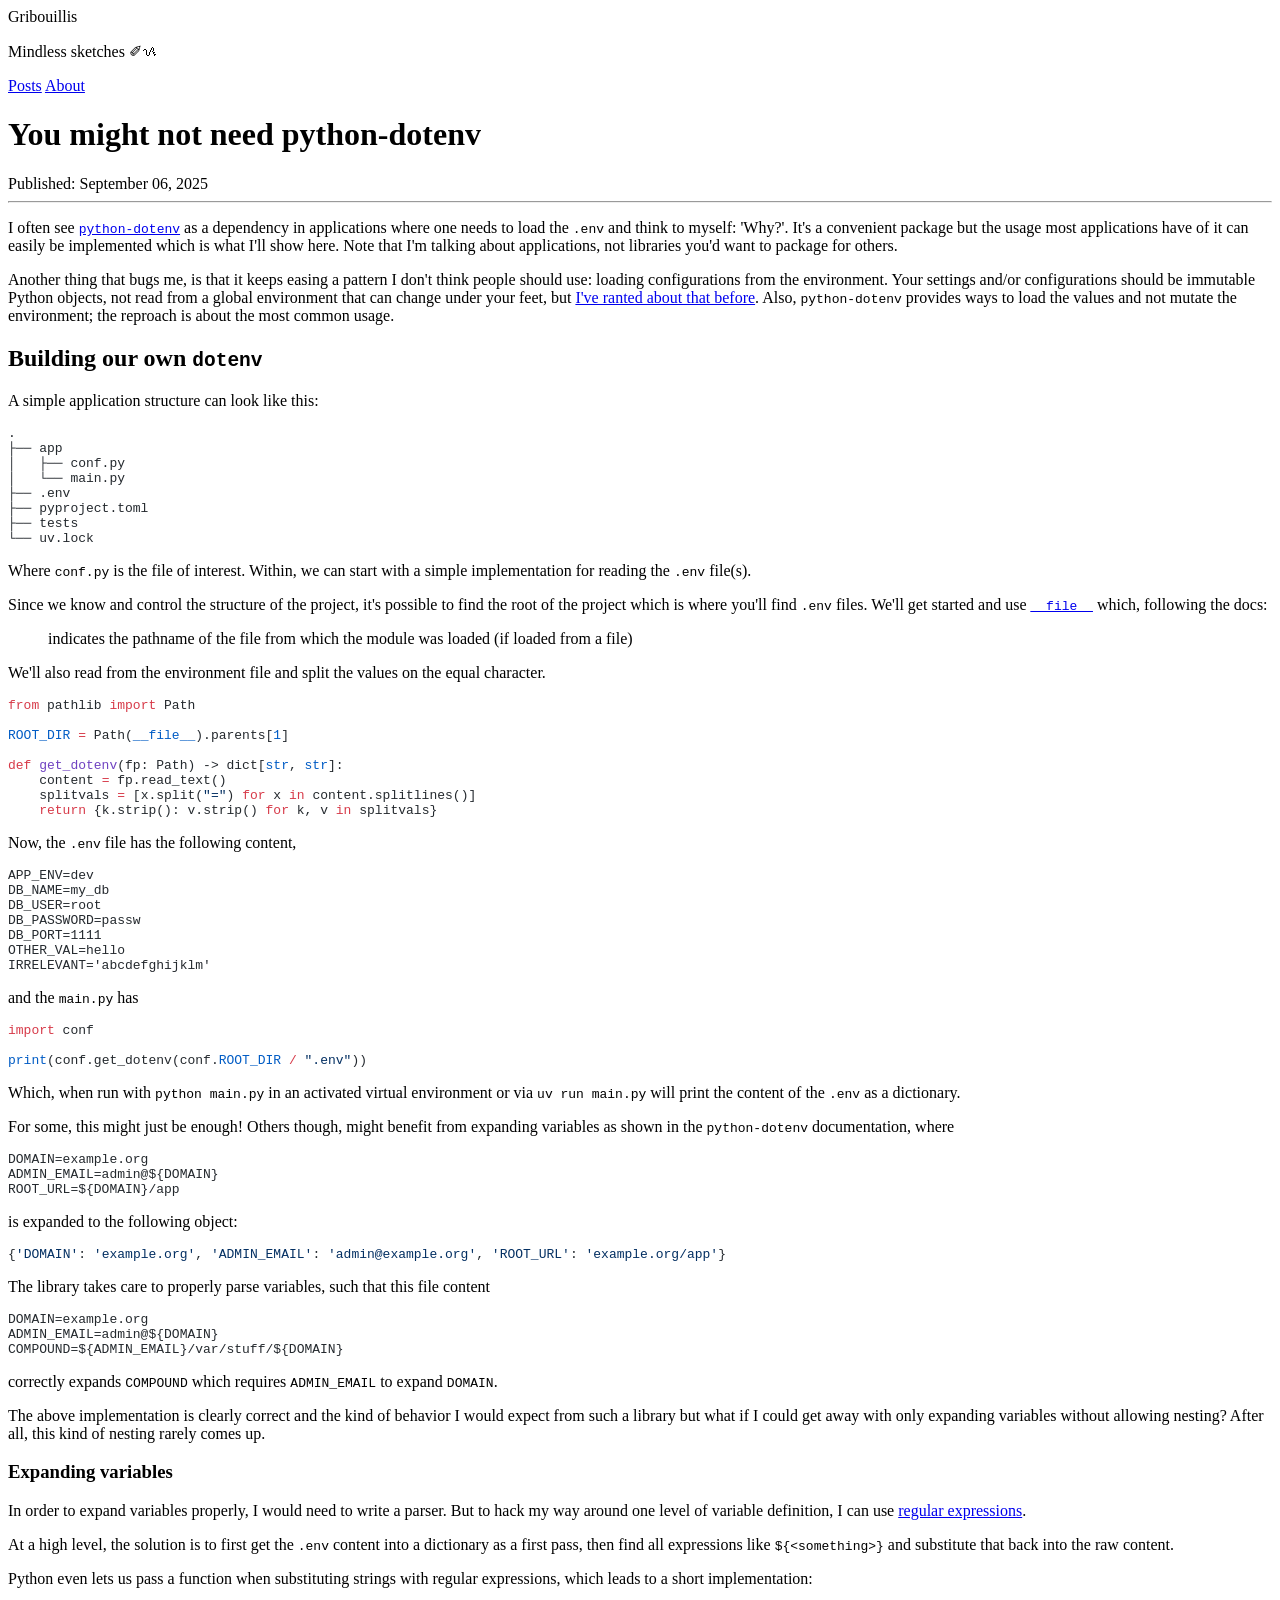
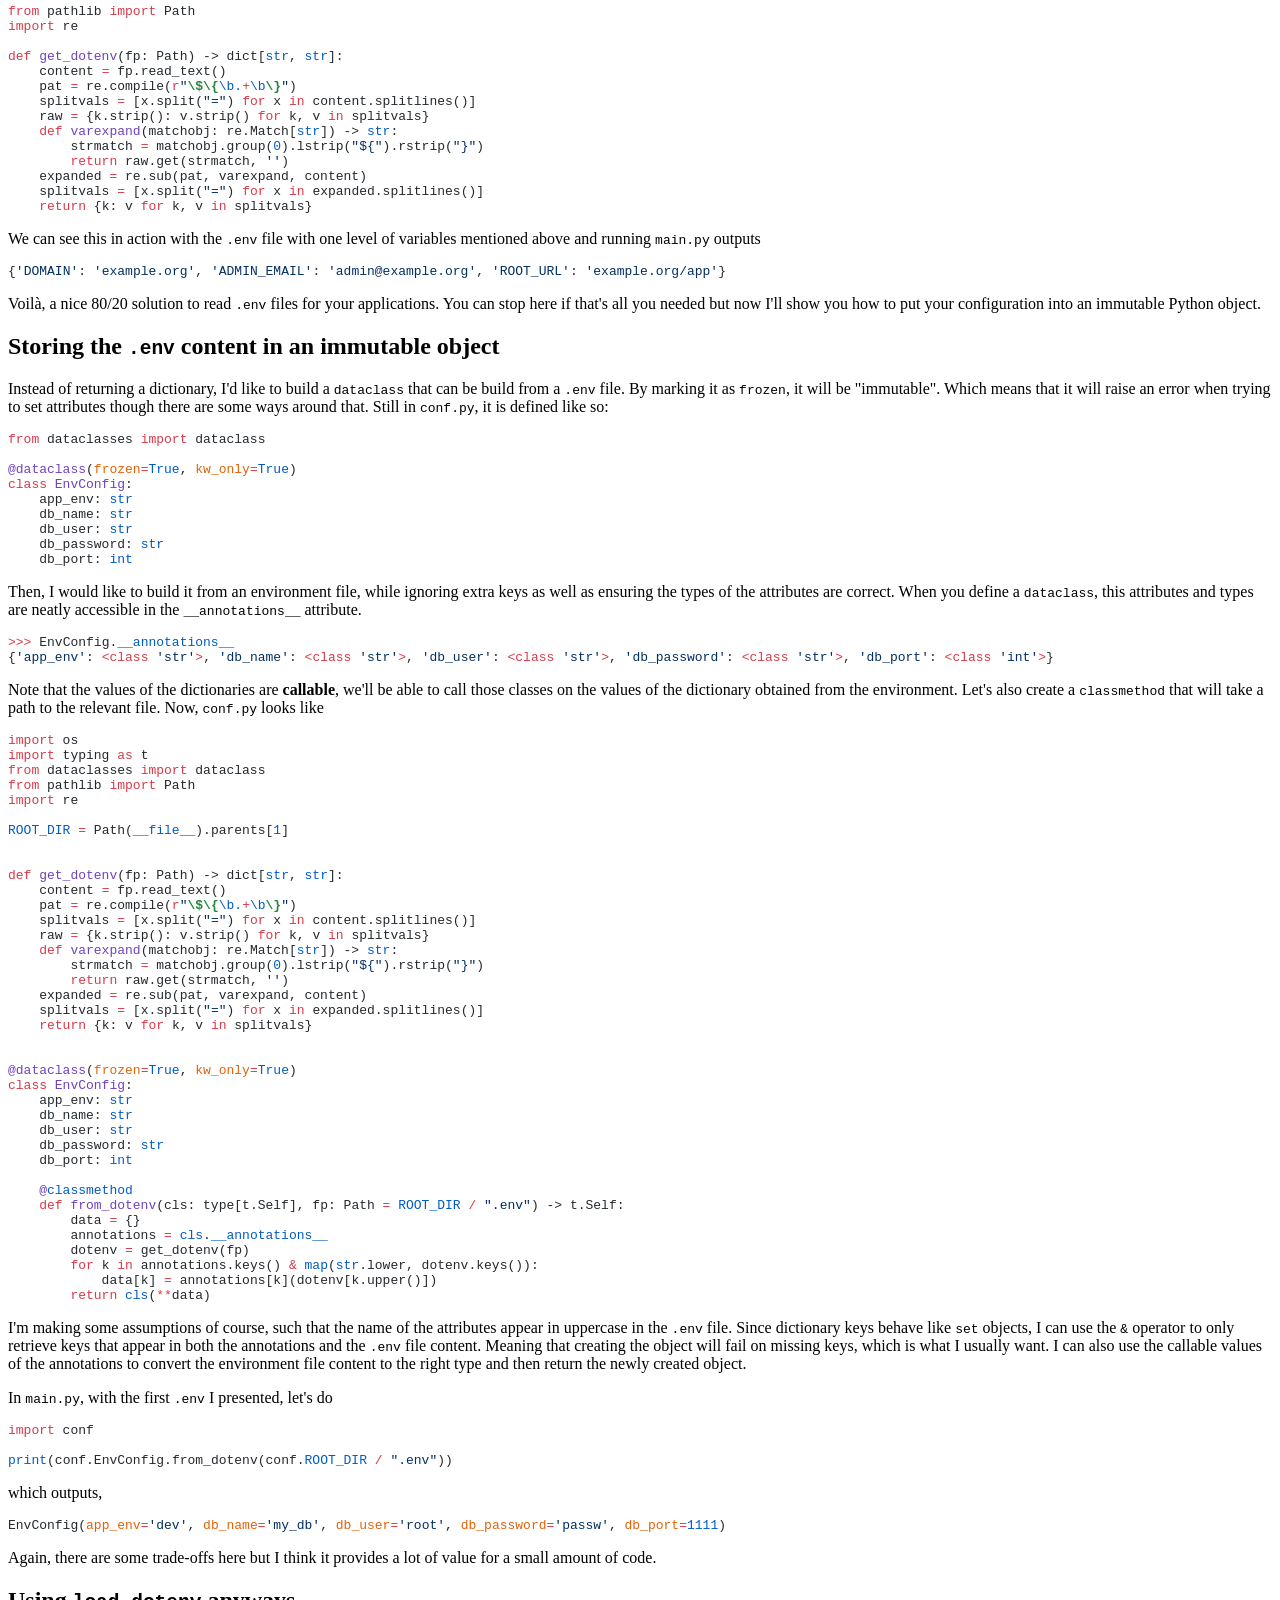
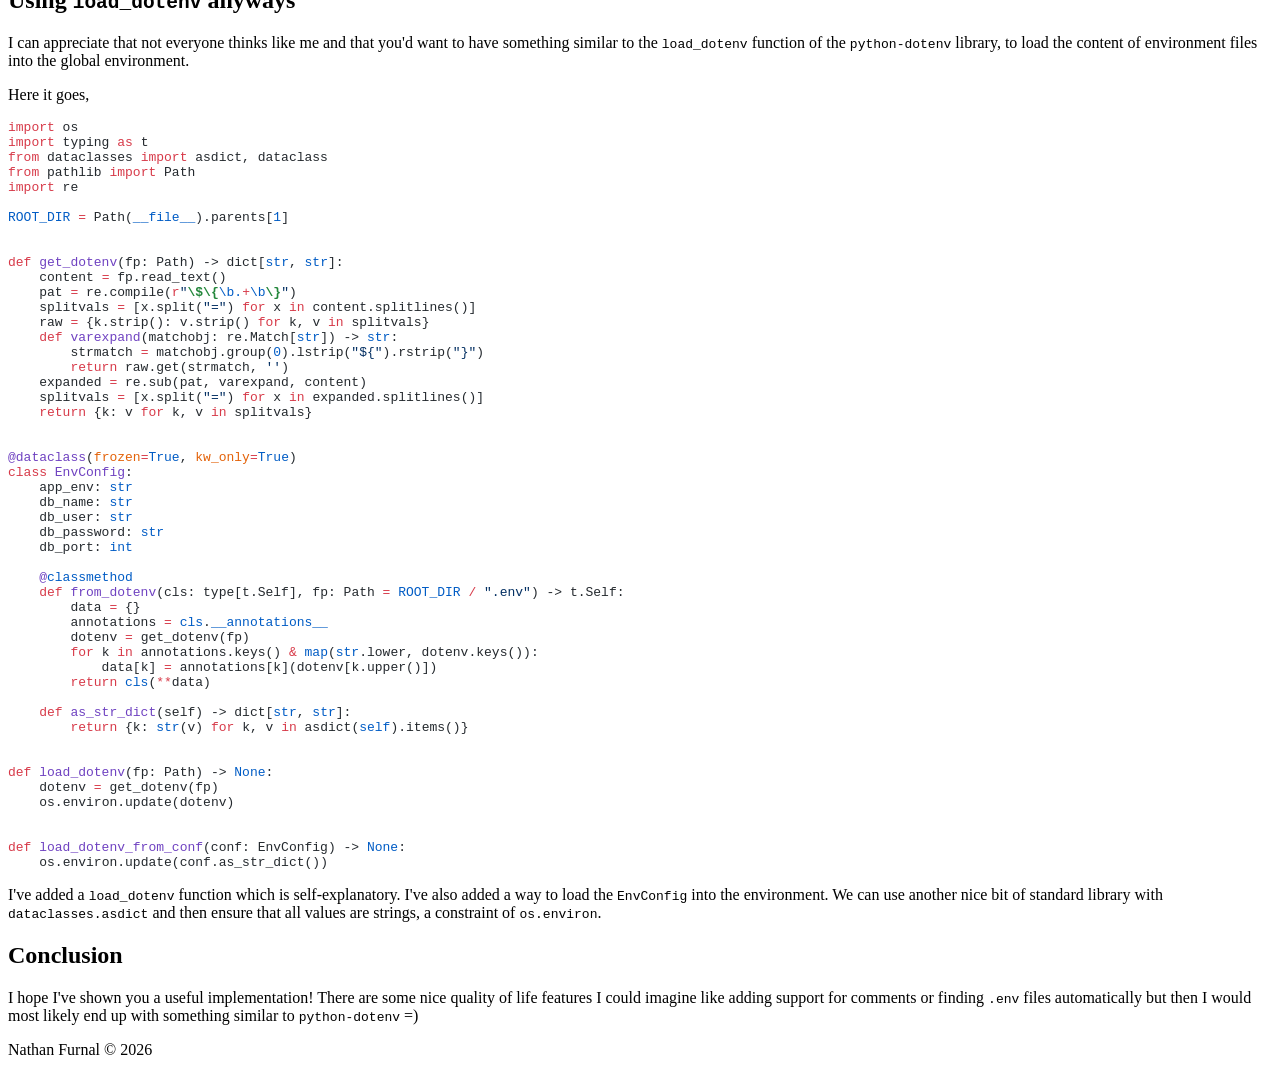
<file: no-python-dotenv/index.html>
<!DOCTYPE html>
<html lang="en">
  <head>
    <meta charset="UTF-8">
    <meta name="viewport" content="width=device-width, initial-scale=1.0">

      <!-- Title handling -->
    <title>You might not need python-dotenv | Gribouillis</title>
    <!-- Meta description -->
    <meta name="description" content="Mindless sketches ✐ᝰ">
    <link rel="stylesheet" href="https://blog.natfu.be/css/main.css">
      <!-- RSS Feed -->
      
    <link rel="alternate" type="application/rss+xml" title="RSS" href="https://blog.natfu.be/rss.xml">
      
  </head>
  <body>
    <header>
      <div class="nav-container">
        <div class="nav-heading">
          <div class="font-3rem">Gribouillis</div>
          <p>Mindless sketches ✐ᝰ</p>
        </div>
        <div class="nav-content">
          <nav>
            <a href="https://blog.natfu.be">Posts</a>
            <a href="https://blog.natfu.be/about">About</a>
          </nav>
        </div>
      </div>
    </header>
    <main role="main">
      
<h1 class="title">
  You might not need python-dotenv
</h1>
    <div class="post-meta">
      <time class="published" datetime="2025-09-06">
        Published: September 06, 2025
      </time>

      
    </div>
<hr class="separator">
<p>I often see <a rel="noopener external" target="_blank" href="https://github.com/theskumar/python-dotenv"><code>python-dotenv</code></a> as a
dependency in applications where one needs to load the <code>.env</code> and think to
myself: 'Why?'. It's a convenient package but the usage most applications have
of it can easily be implemented which is what I'll show here. Note that I'm
talking about applications, not libraries you'd want to package for others.</p>
<p>Another thing that bugs me, is that it keeps easing a pattern I don't think
people should use: loading configurations from the environment. Your settings
and/or configurations should be immutable Python objects, not read from a global
environment that can change under your feet, but <a rel="noopener external" target="_blank" href="https://blog.natfu.be/managing-settings-in-python-projects/">I've ranted about that
before</a>. Also,
<code>python-dotenv</code> provides ways to load the values and not mutate the environment;
the reproach is about the most common usage.</p>
<h2 id="building-our-own-dotenv">Building our own <code>dotenv</code></h2>
<p>A simple application structure can look like this:</p>
<pre class="giallo" style="color-scheme: light dark; color: light-dark(#24292E, #E1E4E8); background-color: light-dark(#FFFFFF, #24292E);"><code data-lang="plain"><span class="giallo-l"><span>.</span></span>
<span class="giallo-l"><span>├── app</span></span>
<span class="giallo-l"><span>│   ├── conf.py</span></span>
<span class="giallo-l"><span>│   └── main.py</span></span>
<span class="giallo-l"><span>├── .env</span></span>
<span class="giallo-l"><span>├── pyproject.toml</span></span>
<span class="giallo-l"><span>├── tests</span></span>
<span class="giallo-l"><span>└── uv.lock</span></span></code></pre>
<p>Where <code>conf.py</code> is the file of interest. Within, we can start with a simple
implementation for reading the <code>.env</code> file(s).</p>
<p>Since we know and control the structure of the project, it's possible to find
the root of the project which is where you'll find <code>.env</code> files. We'll get
started and use
<a rel="noopener external" target="_blank" href="https://docs.python.org/3/reference/datamodel.html#module.__file__"><code>__file__</code></a>
which, following the docs:</p>
<blockquote>
<p>indicates the pathname of the file from which the module was loaded (if loaded from a file)</p>
</blockquote>
<p>We'll also read from the environment file and split the values on the equal
character.</p>
<pre class="giallo" style="color-scheme: light dark; color: light-dark(#24292E, #E1E4E8); background-color: light-dark(#FFFFFF, #24292E);"><code data-lang="python"><span class="giallo-l"><span style="color: light-dark(#D73A49, #F97583);">from</span><span> pathlib</span><span style="color: light-dark(#D73A49, #F97583);"> import</span><span> Path</span></span>
<span class="giallo-l"></span>
<span class="giallo-l"><span style="color: light-dark(#005CC5, #79B8FF);">ROOT_DIR</span><span style="color: light-dark(#D73A49, #F97583);"> =</span><span> Path</span><span>(</span><span style="color: light-dark(#005CC5, #79B8FF);">__file__</span><span>)</span><span>.</span><span>parents</span><span>[</span><span style="color: light-dark(#005CC5, #79B8FF);">1</span><span>]</span></span>
<span class="giallo-l"></span>
<span class="giallo-l"><span style="color: light-dark(#D73A49, #F97583);">def</span><span style="color: light-dark(#6F42C1, #B392F0);"> get_dotenv</span><span>(</span><span>fp</span><span>:</span><span> Path</span><span>)</span><span> -&gt;</span><span> dict</span><span>[</span><span style="color: light-dark(#005CC5, #79B8FF);">str</span><span>,</span><span style="color: light-dark(#005CC5, #79B8FF);"> str</span><span>]</span><span>:</span></span>
<span class="giallo-l"><span>    content</span><span style="color: light-dark(#D73A49, #F97583);"> =</span><span> fp</span><span>.</span><span>read_text</span><span>(</span><span>)</span></span>
<span class="giallo-l"><span>    splitvals</span><span style="color: light-dark(#D73A49, #F97583);"> =</span><span> [</span><span>x</span><span>.</span><span>split</span><span>(</span><span style="color: light-dark(#032F62, #9ECBFF);">&quot;</span><span style="color: light-dark(#032F62, #9ECBFF);">=</span><span style="color: light-dark(#032F62, #9ECBFF);">&quot;</span><span>)</span><span style="color: light-dark(#D73A49, #F97583);"> for</span><span> x</span><span style="color: light-dark(#D73A49, #F97583);"> in</span><span> content</span><span>.</span><span>splitlines</span><span>(</span><span>)</span><span>]</span></span>
<span class="giallo-l"><span style="color: light-dark(#D73A49, #F97583);">    return</span><span> {</span><span>k</span><span>.</span><span>strip</span><span>(</span><span>)</span><span>:</span><span> v</span><span>.</span><span>strip</span><span>(</span><span>)</span><span style="color: light-dark(#D73A49, #F97583);"> for</span><span> k</span><span>,</span><span> v</span><span style="color: light-dark(#D73A49, #F97583);"> in</span><span> splitvals</span><span>}</span></span></code></pre>
<p>Now, the <code>.env</code> file has the following content,</p>
<pre class="giallo" style="color-scheme: light dark; color: light-dark(#24292E, #E1E4E8); background-color: light-dark(#FFFFFF, #24292E);"><code data-lang="plain"><span class="giallo-l"><span>APP_ENV=dev</span></span>
<span class="giallo-l"><span>DB_NAME=my_db</span></span>
<span class="giallo-l"><span>DB_USER=root</span></span>
<span class="giallo-l"><span>DB_PASSWORD=passw</span></span>
<span class="giallo-l"><span>DB_PORT=1111</span></span>
<span class="giallo-l"><span>OTHER_VAL=hello</span></span>
<span class="giallo-l"><span>IRRELEVANT=&#39;abcdefghijklm&#39;</span></span></code></pre>
<p>and the <code>main.py</code> has</p>
<pre class="giallo" style="color-scheme: light dark; color: light-dark(#24292E, #E1E4E8); background-color: light-dark(#FFFFFF, #24292E);"><code data-lang="python"><span class="giallo-l"><span style="color: light-dark(#D73A49, #F97583);">import</span><span> conf</span></span>
<span class="giallo-l"></span>
<span class="giallo-l"><span style="color: light-dark(#005CC5, #79B8FF);">print</span><span>(</span><span>conf</span><span>.</span><span>get_dotenv</span><span>(</span><span>conf</span><span>.</span><span style="color: light-dark(#005CC5, #79B8FF);">ROOT_DIR</span><span style="color: light-dark(#D73A49, #F97583);"> /</span><span style="color: light-dark(#032F62, #9ECBFF);"> &quot;</span><span style="color: light-dark(#032F62, #9ECBFF);">.env</span><span style="color: light-dark(#032F62, #9ECBFF);">&quot;</span><span>)</span><span>)</span></span></code></pre>
<p>Which, when run with <code>python main.py</code> in an activated virtual environment or via
<code>uv run main.py</code> will print the content of the <code>.env</code> as a dictionary.</p>
<p>For some, this might just be enough! Others though, might benefit from expanding
variables as shown in the <code>python-dotenv</code> documentation, where</p>
<pre class="giallo" style="color-scheme: light dark; color: light-dark(#24292E, #E1E4E8); background-color: light-dark(#FFFFFF, #24292E);"><code data-lang="plain"><span class="giallo-l"><span>DOMAIN=example.org</span></span>
<span class="giallo-l"><span>ADMIN_EMAIL=admin@${DOMAIN}</span></span>
<span class="giallo-l"><span>ROOT_URL=${DOMAIN}/app</span></span></code></pre>
<p>is expanded to the following object:</p>
<pre class="giallo" style="color-scheme: light dark; color: light-dark(#24292E, #E1E4E8); background-color: light-dark(#FFFFFF, #24292E);"><code data-lang="python"><span class="giallo-l"><span>{</span><span style="color: light-dark(#032F62, #9ECBFF);">&#39;</span><span style="color: light-dark(#032F62, #9ECBFF);">DOMAIN</span><span style="color: light-dark(#032F62, #9ECBFF);">&#39;</span><span>:</span><span style="color: light-dark(#032F62, #9ECBFF);"> &#39;</span><span style="color: light-dark(#032F62, #9ECBFF);">example.org</span><span style="color: light-dark(#032F62, #9ECBFF);">&#39;</span><span>,</span><span style="color: light-dark(#032F62, #9ECBFF);"> &#39;</span><span style="color: light-dark(#032F62, #9ECBFF);">ADMIN_EMAIL</span><span style="color: light-dark(#032F62, #9ECBFF);">&#39;</span><span>:</span><span style="color: light-dark(#032F62, #9ECBFF);"> &#39;</span><span style="color: light-dark(#032F62, #9ECBFF);">admin@example.org</span><span style="color: light-dark(#032F62, #9ECBFF);">&#39;</span><span>,</span><span style="color: light-dark(#032F62, #9ECBFF);"> &#39;</span><span style="color: light-dark(#032F62, #9ECBFF);">ROOT_URL</span><span style="color: light-dark(#032F62, #9ECBFF);">&#39;</span><span>:</span><span style="color: light-dark(#032F62, #9ECBFF);"> &#39;</span><span style="color: light-dark(#032F62, #9ECBFF);">example.org/app</span><span style="color: light-dark(#032F62, #9ECBFF);">&#39;</span><span>}</span></span></code></pre>
<p>The library takes care to properly parse variables, such that this file content</p>
<pre class="giallo" style="color-scheme: light dark; color: light-dark(#24292E, #E1E4E8); background-color: light-dark(#FFFFFF, #24292E);"><code data-lang="plain"><span class="giallo-l"><span>DOMAIN=example.org</span></span>
<span class="giallo-l"><span>ADMIN_EMAIL=admin@${DOMAIN}</span></span>
<span class="giallo-l"><span>COMPOUND=${ADMIN_EMAIL}/var/stuff/${DOMAIN}</span></span></code></pre>
<p>correctly expands <code>COMPOUND</code> which requires <code>ADMIN_EMAIL</code> to expand <code>DOMAIN</code>.</p>
<p>The above implementation is clearly correct and the kind of behavior I would
expect from such a library but what if I could get away with only expanding
variables without allowing nesting? After all, this kind of nesting rarely comes
up.</p>
<h3 id="expanding-variables">Expanding variables</h3>
<p>In order to expand variables properly, I would need to write a parser. But to
hack my way around one level of variable definition, I can use <a rel="noopener external" target="_blank" href="https://docs.python.org/3/howto/regex.html">regular
expressions</a>.</p>
<p>At a high level, the solution is to first get the <code>.env</code> content into a
dictionary as a first pass, then find all expressions like <code>${&lt;something&gt;}</code> and
substitute that back into the raw content.</p>
<p>Python even lets us pass a function when substituting strings with regular
expressions, which leads to a short implementation:</p>
<pre class="giallo" style="color-scheme: light dark; color: light-dark(#24292E, #E1E4E8); background-color: light-dark(#FFFFFF, #24292E);"><code data-lang="python"><span class="giallo-l"><span style="color: light-dark(#D73A49, #F97583);">from</span><span> pathlib</span><span style="color: light-dark(#D73A49, #F97583);"> import</span><span> Path</span></span>
<span class="giallo-l"><span style="color: light-dark(#D73A49, #F97583);">import</span><span> re</span></span>
<span class="giallo-l"></span>
<span class="giallo-l"><span style="color: light-dark(#D73A49, #F97583);">def</span><span style="color: light-dark(#6F42C1, #B392F0);"> get_dotenv</span><span>(</span><span>fp</span><span>:</span><span> Path</span><span>)</span><span> -&gt;</span><span> dict</span><span>[</span><span style="color: light-dark(#005CC5, #79B8FF);">str</span><span>,</span><span style="color: light-dark(#005CC5, #79B8FF);"> str</span><span>]</span><span>:</span></span>
<span class="giallo-l"><span>    content</span><span style="color: light-dark(#D73A49, #F97583);"> =</span><span> fp</span><span>.</span><span>read_text</span><span>(</span><span>)</span></span>
<span class="giallo-l"><span>    pat</span><span style="color: light-dark(#D73A49, #F97583);"> =</span><span> re</span><span>.</span><span>compile</span><span>(</span><span style="color: light-dark(#D73A49, #F97583);">r</span><span style="color: light-dark(#032F62, #9ECBFF);">&quot;</span><span style="color: light-dark(#22863A, #85E89D);font-weight: bold;">\$</span><span style="color: light-dark(#22863A, #85E89D);font-weight: bold;">\{</span><span style="color: light-dark(#005CC5, #79B8FF);">\b</span><span style="color: light-dark(#005CC5, #79B8FF);">.</span><span style="color: light-dark(#D73A49, #F97583);">+</span><span style="color: light-dark(#005CC5, #79B8FF);">\b</span><span style="color: light-dark(#22863A, #85E89D);font-weight: bold;">\}</span><span style="color: light-dark(#032F62, #9ECBFF);">&quot;</span><span>)</span></span>
<span class="giallo-l"><span>    splitvals</span><span style="color: light-dark(#D73A49, #F97583);"> =</span><span> [</span><span>x</span><span>.</span><span>split</span><span>(</span><span style="color: light-dark(#032F62, #9ECBFF);">&quot;</span><span style="color: light-dark(#032F62, #9ECBFF);">=</span><span style="color: light-dark(#032F62, #9ECBFF);">&quot;</span><span>)</span><span style="color: light-dark(#D73A49, #F97583);"> for</span><span> x</span><span style="color: light-dark(#D73A49, #F97583);"> in</span><span> content</span><span>.</span><span>splitlines</span><span>(</span><span>)</span><span>]</span></span>
<span class="giallo-l"><span>    raw</span><span style="color: light-dark(#D73A49, #F97583);"> =</span><span> {</span><span>k</span><span>.</span><span>strip</span><span>(</span><span>)</span><span>:</span><span> v</span><span>.</span><span>strip</span><span>(</span><span>)</span><span style="color: light-dark(#D73A49, #F97583);"> for</span><span> k</span><span>,</span><span> v</span><span style="color: light-dark(#D73A49, #F97583);"> in</span><span> splitvals</span><span>}</span></span>
<span class="giallo-l"><span style="color: light-dark(#D73A49, #F97583);">    def</span><span style="color: light-dark(#6F42C1, #B392F0);"> varexpand</span><span>(</span><span>matchobj</span><span>:</span><span> re</span><span>.</span><span>Match</span><span>[</span><span style="color: light-dark(#005CC5, #79B8FF);">str</span><span>]</span><span>)</span><span> -&gt;</span><span style="color: light-dark(#005CC5, #79B8FF);"> str</span><span>:</span></span>
<span class="giallo-l"><span>        strmatch</span><span style="color: light-dark(#D73A49, #F97583);"> =</span><span> matchobj</span><span>.</span><span>group</span><span>(</span><span style="color: light-dark(#005CC5, #79B8FF);">0</span><span>)</span><span>.</span><span>lstrip</span><span>(</span><span style="color: light-dark(#032F62, #9ECBFF);">&quot;</span><span style="color: light-dark(#032F62, #9ECBFF);">${</span><span style="color: light-dark(#032F62, #9ECBFF);">&quot;</span><span>)</span><span>.</span><span>rstrip</span><span>(</span><span style="color: light-dark(#032F62, #9ECBFF);">&quot;</span><span style="color: light-dark(#032F62, #9ECBFF);">}</span><span style="color: light-dark(#032F62, #9ECBFF);">&quot;</span><span>)</span></span>
<span class="giallo-l"><span style="color: light-dark(#D73A49, #F97583);">        return</span><span> raw</span><span>.</span><span>get</span><span>(</span><span>strmatch</span><span>,</span><span style="color: light-dark(#032F62, #9ECBFF);"> &#39;</span><span style="color: light-dark(#032F62, #9ECBFF);">&#39;</span><span>)</span></span>
<span class="giallo-l"><span>    expanded</span><span style="color: light-dark(#D73A49, #F97583);"> =</span><span> re</span><span>.</span><span>sub</span><span>(</span><span>pat</span><span>,</span><span> varexpand</span><span>,</span><span> content</span><span>)</span></span>
<span class="giallo-l"><span>    splitvals</span><span style="color: light-dark(#D73A49, #F97583);"> =</span><span> [</span><span>x</span><span>.</span><span>split</span><span>(</span><span style="color: light-dark(#032F62, #9ECBFF);">&quot;</span><span style="color: light-dark(#032F62, #9ECBFF);">=</span><span style="color: light-dark(#032F62, #9ECBFF);">&quot;</span><span>)</span><span style="color: light-dark(#D73A49, #F97583);"> for</span><span> x</span><span style="color: light-dark(#D73A49, #F97583);"> in</span><span> expanded</span><span>.</span><span>splitlines</span><span>(</span><span>)</span><span>]</span></span>
<span class="giallo-l"><span style="color: light-dark(#D73A49, #F97583);">    return</span><span> {</span><span>k</span><span>:</span><span> v</span><span style="color: light-dark(#D73A49, #F97583);"> for</span><span> k</span><span>,</span><span> v</span><span style="color: light-dark(#D73A49, #F97583);"> in</span><span> splitvals</span><span>}</span></span></code></pre>
<p>We can see this in action with the <code>.env</code> file with one level of variables mentioned
above and running <code>main.py</code> outputs</p>
<pre class="giallo" style="color-scheme: light dark; color: light-dark(#24292E, #E1E4E8); background-color: light-dark(#FFFFFF, #24292E);"><code data-lang="python"><span class="giallo-l"><span>{</span><span style="color: light-dark(#032F62, #9ECBFF);">&#39;</span><span style="color: light-dark(#032F62, #9ECBFF);">DOMAIN</span><span style="color: light-dark(#032F62, #9ECBFF);">&#39;</span><span>:</span><span style="color: light-dark(#032F62, #9ECBFF);"> &#39;</span><span style="color: light-dark(#032F62, #9ECBFF);">example.org</span><span style="color: light-dark(#032F62, #9ECBFF);">&#39;</span><span>,</span><span style="color: light-dark(#032F62, #9ECBFF);"> &#39;</span><span style="color: light-dark(#032F62, #9ECBFF);">ADMIN_EMAIL</span><span style="color: light-dark(#032F62, #9ECBFF);">&#39;</span><span>:</span><span style="color: light-dark(#032F62, #9ECBFF);"> &#39;</span><span style="color: light-dark(#032F62, #9ECBFF);">admin@example.org</span><span style="color: light-dark(#032F62, #9ECBFF);">&#39;</span><span>,</span><span style="color: light-dark(#032F62, #9ECBFF);"> &#39;</span><span style="color: light-dark(#032F62, #9ECBFF);">ROOT_URL</span><span style="color: light-dark(#032F62, #9ECBFF);">&#39;</span><span>:</span><span style="color: light-dark(#032F62, #9ECBFF);"> &#39;</span><span style="color: light-dark(#032F62, #9ECBFF);">example.org/app</span><span style="color: light-dark(#032F62, #9ECBFF);">&#39;</span><span>}</span></span></code></pre>
<p>Voilà, a nice 80/20 solution to read <code>.env</code> files for your applications. You can
stop here if that's all you needed but now I'll show you how to put your
configuration into an immutable Python object.</p>
<h2 id="storing-the-env-content-in-an-immutable-object">Storing the <code>.env</code> content in an immutable object</h2>
<p>Instead of returning a dictionary, I'd like to build a <code>dataclass</code> that can be
build from a <code>.env</code> file. By marking it as <code>frozen</code>, it will be "immutable".
Which means that it will raise an error when trying to set attributes though
there are some ways around that. Still in <code>conf.py</code>, it is defined like so:</p>
<pre class="giallo" style="color-scheme: light dark; color: light-dark(#24292E, #E1E4E8); background-color: light-dark(#FFFFFF, #24292E);"><code data-lang="python"><span class="giallo-l"><span style="color: light-dark(#D73A49, #F97583);">from</span><span> dataclasses</span><span style="color: light-dark(#D73A49, #F97583);"> import</span><span> dataclass</span></span>
<span class="giallo-l"></span>
<span class="giallo-l"><span style="color: light-dark(#6F42C1, #B392F0);">@</span><span style="color: light-dark(#6F42C1, #B392F0);">dataclass</span><span>(</span><span style="color: light-dark(#E36209, #FFAB70);">frozen</span><span style="color: light-dark(#D73A49, #F97583);">=</span><span style="color: light-dark(#005CC5, #79B8FF);">True</span><span>,</span><span style="color: light-dark(#E36209, #FFAB70);"> kw_only</span><span style="color: light-dark(#D73A49, #F97583);">=</span><span style="color: light-dark(#005CC5, #79B8FF);">True</span><span>)</span></span>
<span class="giallo-l"><span style="color: light-dark(#D73A49, #F97583);">class</span><span style="color: light-dark(#6F42C1, #B392F0);"> EnvConfig</span><span>:</span></span>
<span class="giallo-l"><span>    app_env</span><span>:</span><span style="color: light-dark(#005CC5, #79B8FF);"> str</span></span>
<span class="giallo-l"><span>    db_name</span><span>:</span><span style="color: light-dark(#005CC5, #79B8FF);"> str</span></span>
<span class="giallo-l"><span>    db_user</span><span>:</span><span style="color: light-dark(#005CC5, #79B8FF);"> str</span></span>
<span class="giallo-l"><span>    db_password</span><span>:</span><span style="color: light-dark(#005CC5, #79B8FF);"> str</span></span>
<span class="giallo-l"><span>    db_port</span><span>:</span><span style="color: light-dark(#005CC5, #79B8FF);"> int</span></span></code></pre>
<p>Then, I would like to build it from an environment file, while ignoring extra
keys as well as ensuring the types of the attributes are correct. When you
define a <code>dataclass</code>, this attributes and types are neatly accessible in the
<code>__annotations__</code> attribute.</p>
<pre class="giallo" style="color-scheme: light dark; color: light-dark(#24292E, #E1E4E8); background-color: light-dark(#FFFFFF, #24292E);"><code data-lang="python"><span class="giallo-l"><span style="color: light-dark(#D73A49, #F97583);">&gt;&gt;</span><span style="color: light-dark(#D73A49, #F97583);">&gt;</span><span> EnvConfig</span><span>.</span><span style="color: light-dark(#005CC5, #79B8FF);">__annotations__</span></span>
<span class="giallo-l"><span>{</span><span style="color: light-dark(#032F62, #9ECBFF);">&#39;</span><span style="color: light-dark(#032F62, #9ECBFF);">app_env</span><span style="color: light-dark(#032F62, #9ECBFF);">&#39;</span><span>:</span><span style="color: light-dark(#D73A49, #F97583);"> &lt;</span><span style="color: light-dark(#D73A49, #F97583);">class</span><span style="color: light-dark(#032F62, #9ECBFF);"> &#39;</span><span style="color: light-dark(#032F62, #9ECBFF);">str</span><span style="color: light-dark(#032F62, #9ECBFF);">&#39;</span><span style="color: light-dark(#D73A49, #F97583);">&gt;</span><span>,</span><span style="color: light-dark(#032F62, #9ECBFF);"> &#39;</span><span style="color: light-dark(#032F62, #9ECBFF);">db_name</span><span style="color: light-dark(#032F62, #9ECBFF);">&#39;</span><span>:</span><span style="color: light-dark(#D73A49, #F97583);"> &lt;</span><span style="color: light-dark(#D73A49, #F97583);">class</span><span style="color: light-dark(#032F62, #9ECBFF);"> &#39;</span><span style="color: light-dark(#032F62, #9ECBFF);">str</span><span style="color: light-dark(#032F62, #9ECBFF);">&#39;</span><span style="color: light-dark(#D73A49, #F97583);">&gt;</span><span>,</span><span style="color: light-dark(#032F62, #9ECBFF);"> &#39;</span><span style="color: light-dark(#032F62, #9ECBFF);">db_user</span><span style="color: light-dark(#032F62, #9ECBFF);">&#39;</span><span>:</span><span style="color: light-dark(#D73A49, #F97583);"> &lt;</span><span style="color: light-dark(#D73A49, #F97583);">class</span><span style="color: light-dark(#032F62, #9ECBFF);"> &#39;</span><span style="color: light-dark(#032F62, #9ECBFF);">str</span><span style="color: light-dark(#032F62, #9ECBFF);">&#39;</span><span style="color: light-dark(#D73A49, #F97583);">&gt;</span><span>,</span><span style="color: light-dark(#032F62, #9ECBFF);"> &#39;</span><span style="color: light-dark(#032F62, #9ECBFF);">db_password</span><span style="color: light-dark(#032F62, #9ECBFF);">&#39;</span><span>:</span><span style="color: light-dark(#D73A49, #F97583);"> &lt;</span><span style="color: light-dark(#D73A49, #F97583);">class</span><span style="color: light-dark(#032F62, #9ECBFF);"> &#39;</span><span style="color: light-dark(#032F62, #9ECBFF);">str</span><span style="color: light-dark(#032F62, #9ECBFF);">&#39;</span><span style="color: light-dark(#D73A49, #F97583);">&gt;</span><span>,</span><span style="color: light-dark(#032F62, #9ECBFF);"> &#39;</span><span style="color: light-dark(#032F62, #9ECBFF);">db_port</span><span style="color: light-dark(#032F62, #9ECBFF);">&#39;</span><span>:</span><span style="color: light-dark(#D73A49, #F97583);"> &lt;</span><span style="color: light-dark(#D73A49, #F97583);">class</span><span style="color: light-dark(#032F62, #9ECBFF);"> &#39;</span><span style="color: light-dark(#032F62, #9ECBFF);">int</span><span style="color: light-dark(#032F62, #9ECBFF);">&#39;</span><span style="color: light-dark(#D73A49, #F97583);">&gt;</span><span>}</span></span></code></pre>
<p>Note that the values of the dictionaries are <strong>callable</strong>, we'll be able to call
those classes on the values of the dictionary obtained from the environment.
Let's also create a <code>classmethod</code> that will take a path to the relevant file.
Now, <code>conf.py</code> looks like</p>
<pre class="giallo" style="color-scheme: light dark; color: light-dark(#24292E, #E1E4E8); background-color: light-dark(#FFFFFF, #24292E);"><code data-lang="python"><span class="giallo-l"><span style="color: light-dark(#D73A49, #F97583);">import</span><span> os</span></span>
<span class="giallo-l"><span style="color: light-dark(#D73A49, #F97583);">import</span><span> typing</span><span style="color: light-dark(#D73A49, #F97583);"> as</span><span> t</span></span>
<span class="giallo-l"><span style="color: light-dark(#D73A49, #F97583);">from</span><span> dataclasses</span><span style="color: light-dark(#D73A49, #F97583);"> import</span><span> dataclass</span></span>
<span class="giallo-l"><span style="color: light-dark(#D73A49, #F97583);">from</span><span> pathlib</span><span style="color: light-dark(#D73A49, #F97583);"> import</span><span> Path</span></span>
<span class="giallo-l"><span style="color: light-dark(#D73A49, #F97583);">import</span><span> re</span></span>
<span class="giallo-l"></span>
<span class="giallo-l"><span style="color: light-dark(#005CC5, #79B8FF);">ROOT_DIR</span><span style="color: light-dark(#D73A49, #F97583);"> =</span><span> Path</span><span>(</span><span style="color: light-dark(#005CC5, #79B8FF);">__file__</span><span>)</span><span>.</span><span>parents</span><span>[</span><span style="color: light-dark(#005CC5, #79B8FF);">1</span><span>]</span></span>
<span class="giallo-l"></span>
<span class="giallo-l"></span>
<span class="giallo-l"><span style="color: light-dark(#D73A49, #F97583);">def</span><span style="color: light-dark(#6F42C1, #B392F0);"> get_dotenv</span><span>(</span><span>fp</span><span>:</span><span> Path</span><span>)</span><span> -&gt;</span><span> dict</span><span>[</span><span style="color: light-dark(#005CC5, #79B8FF);">str</span><span>,</span><span style="color: light-dark(#005CC5, #79B8FF);"> str</span><span>]</span><span>:</span></span>
<span class="giallo-l"><span>    content</span><span style="color: light-dark(#D73A49, #F97583);"> =</span><span> fp</span><span>.</span><span>read_text</span><span>(</span><span>)</span></span>
<span class="giallo-l"><span>    pat</span><span style="color: light-dark(#D73A49, #F97583);"> =</span><span> re</span><span>.</span><span>compile</span><span>(</span><span style="color: light-dark(#D73A49, #F97583);">r</span><span style="color: light-dark(#032F62, #9ECBFF);">&quot;</span><span style="color: light-dark(#22863A, #85E89D);font-weight: bold;">\$</span><span style="color: light-dark(#22863A, #85E89D);font-weight: bold;">\{</span><span style="color: light-dark(#005CC5, #79B8FF);">\b</span><span style="color: light-dark(#005CC5, #79B8FF);">.</span><span style="color: light-dark(#D73A49, #F97583);">+</span><span style="color: light-dark(#005CC5, #79B8FF);">\b</span><span style="color: light-dark(#22863A, #85E89D);font-weight: bold;">\}</span><span style="color: light-dark(#032F62, #9ECBFF);">&quot;</span><span>)</span></span>
<span class="giallo-l"><span>    splitvals</span><span style="color: light-dark(#D73A49, #F97583);"> =</span><span> [</span><span>x</span><span>.</span><span>split</span><span>(</span><span style="color: light-dark(#032F62, #9ECBFF);">&quot;</span><span style="color: light-dark(#032F62, #9ECBFF);">=</span><span style="color: light-dark(#032F62, #9ECBFF);">&quot;</span><span>)</span><span style="color: light-dark(#D73A49, #F97583);"> for</span><span> x</span><span style="color: light-dark(#D73A49, #F97583);"> in</span><span> content</span><span>.</span><span>splitlines</span><span>(</span><span>)</span><span>]</span></span>
<span class="giallo-l"><span>    raw</span><span style="color: light-dark(#D73A49, #F97583);"> =</span><span> {</span><span>k</span><span>.</span><span>strip</span><span>(</span><span>)</span><span>:</span><span> v</span><span>.</span><span>strip</span><span>(</span><span>)</span><span style="color: light-dark(#D73A49, #F97583);"> for</span><span> k</span><span>,</span><span> v</span><span style="color: light-dark(#D73A49, #F97583);"> in</span><span> splitvals</span><span>}</span></span>
<span class="giallo-l"><span style="color: light-dark(#D73A49, #F97583);">    def</span><span style="color: light-dark(#6F42C1, #B392F0);"> varexpand</span><span>(</span><span>matchobj</span><span>:</span><span> re</span><span>.</span><span>Match</span><span>[</span><span style="color: light-dark(#005CC5, #79B8FF);">str</span><span>]</span><span>)</span><span> -&gt;</span><span style="color: light-dark(#005CC5, #79B8FF);"> str</span><span>:</span></span>
<span class="giallo-l"><span>        strmatch</span><span style="color: light-dark(#D73A49, #F97583);"> =</span><span> matchobj</span><span>.</span><span>group</span><span>(</span><span style="color: light-dark(#005CC5, #79B8FF);">0</span><span>)</span><span>.</span><span>lstrip</span><span>(</span><span style="color: light-dark(#032F62, #9ECBFF);">&quot;</span><span style="color: light-dark(#032F62, #9ECBFF);">${</span><span style="color: light-dark(#032F62, #9ECBFF);">&quot;</span><span>)</span><span>.</span><span>rstrip</span><span>(</span><span style="color: light-dark(#032F62, #9ECBFF);">&quot;</span><span style="color: light-dark(#032F62, #9ECBFF);">}</span><span style="color: light-dark(#032F62, #9ECBFF);">&quot;</span><span>)</span></span>
<span class="giallo-l"><span style="color: light-dark(#D73A49, #F97583);">        return</span><span> raw</span><span>.</span><span>get</span><span>(</span><span>strmatch</span><span>,</span><span style="color: light-dark(#032F62, #9ECBFF);"> &#39;</span><span style="color: light-dark(#032F62, #9ECBFF);">&#39;</span><span>)</span></span>
<span class="giallo-l"><span>    expanded</span><span style="color: light-dark(#D73A49, #F97583);"> =</span><span> re</span><span>.</span><span>sub</span><span>(</span><span>pat</span><span>,</span><span> varexpand</span><span>,</span><span> content</span><span>)</span></span>
<span class="giallo-l"><span>    splitvals</span><span style="color: light-dark(#D73A49, #F97583);"> =</span><span> [</span><span>x</span><span>.</span><span>split</span><span>(</span><span style="color: light-dark(#032F62, #9ECBFF);">&quot;</span><span style="color: light-dark(#032F62, #9ECBFF);">=</span><span style="color: light-dark(#032F62, #9ECBFF);">&quot;</span><span>)</span><span style="color: light-dark(#D73A49, #F97583);"> for</span><span> x</span><span style="color: light-dark(#D73A49, #F97583);"> in</span><span> expanded</span><span>.</span><span>splitlines</span><span>(</span><span>)</span><span>]</span></span>
<span class="giallo-l"><span style="color: light-dark(#D73A49, #F97583);">    return</span><span> {</span><span>k</span><span>:</span><span> v</span><span style="color: light-dark(#D73A49, #F97583);"> for</span><span> k</span><span>,</span><span> v</span><span style="color: light-dark(#D73A49, #F97583);"> in</span><span> splitvals</span><span>}</span></span>
<span class="giallo-l"></span>
<span class="giallo-l"></span>
<span class="giallo-l"><span style="color: light-dark(#6F42C1, #B392F0);">@</span><span style="color: light-dark(#6F42C1, #B392F0);">dataclass</span><span>(</span><span style="color: light-dark(#E36209, #FFAB70);">frozen</span><span style="color: light-dark(#D73A49, #F97583);">=</span><span style="color: light-dark(#005CC5, #79B8FF);">True</span><span>,</span><span style="color: light-dark(#E36209, #FFAB70);"> kw_only</span><span style="color: light-dark(#D73A49, #F97583);">=</span><span style="color: light-dark(#005CC5, #79B8FF);">True</span><span>)</span></span>
<span class="giallo-l"><span style="color: light-dark(#D73A49, #F97583);">class</span><span style="color: light-dark(#6F42C1, #B392F0);"> EnvConfig</span><span>:</span></span>
<span class="giallo-l"><span>    app_env</span><span>:</span><span style="color: light-dark(#005CC5, #79B8FF);"> str</span></span>
<span class="giallo-l"><span>    db_name</span><span>:</span><span style="color: light-dark(#005CC5, #79B8FF);"> str</span></span>
<span class="giallo-l"><span>    db_user</span><span>:</span><span style="color: light-dark(#005CC5, #79B8FF);"> str</span></span>
<span class="giallo-l"><span>    db_password</span><span>:</span><span style="color: light-dark(#005CC5, #79B8FF);"> str</span></span>
<span class="giallo-l"><span>    db_port</span><span>:</span><span style="color: light-dark(#005CC5, #79B8FF);"> int</span></span>
<span class="giallo-l"></span>
<span class="giallo-l"><span style="color: light-dark(#6F42C1, #B392F0);">    @</span><span style="color: light-dark(#005CC5, #79B8FF);">classmethod</span></span>
<span class="giallo-l"><span style="color: light-dark(#D73A49, #F97583);">    def</span><span style="color: light-dark(#6F42C1, #B392F0);"> from_dotenv</span><span>(</span><span>cls</span><span>:</span><span> type</span><span>[</span><span>t</span><span>.</span><span>Self</span><span>]</span><span>,</span><span> fp</span><span>:</span><span> Path</span><span style="color: light-dark(#D73A49, #F97583);"> =</span><span style="color: light-dark(#005CC5, #79B8FF);"> ROOT_DIR</span><span style="color: light-dark(#D73A49, #F97583);"> /</span><span style="color: light-dark(#032F62, #9ECBFF);"> &quot;</span><span style="color: light-dark(#032F62, #9ECBFF);">.env</span><span style="color: light-dark(#032F62, #9ECBFF);">&quot;</span><span>)</span><span> -&gt;</span><span> t</span><span>.</span><span>Self</span><span>:</span></span>
<span class="giallo-l"><span>        data</span><span style="color: light-dark(#D73A49, #F97583);"> =</span><span> {</span><span>}</span></span>
<span class="giallo-l"><span>        annotations</span><span style="color: light-dark(#D73A49, #F97583);"> =</span><span style="color: light-dark(#005CC5, #79B8FF);"> cls</span><span>.</span><span style="color: light-dark(#005CC5, #79B8FF);">__annotations__</span></span>
<span class="giallo-l"><span>        dotenv</span><span style="color: light-dark(#D73A49, #F97583);"> =</span><span> get_dotenv</span><span>(</span><span>fp</span><span>)</span></span>
<span class="giallo-l"><span style="color: light-dark(#D73A49, #F97583);">        for</span><span> k</span><span style="color: light-dark(#D73A49, #F97583);"> in</span><span> annotations</span><span>.</span><span>keys</span><span>(</span><span>)</span><span style="color: light-dark(#D73A49, #F97583);"> &amp;</span><span style="color: light-dark(#005CC5, #79B8FF);"> map</span><span>(</span><span style="color: light-dark(#005CC5, #79B8FF);">str</span><span>.</span><span>lower</span><span>,</span><span> dotenv</span><span>.</span><span>keys</span><span>(</span><span>)</span><span>)</span><span>:</span></span>
<span class="giallo-l"><span>            data</span><span>[</span><span>k</span><span>]</span><span style="color: light-dark(#D73A49, #F97583);"> =</span><span> annotations</span><span>[</span><span>k</span><span>]</span><span>(</span><span>dotenv</span><span>[</span><span>k</span><span>.</span><span>upper</span><span>(</span><span>)</span><span>]</span><span>)</span></span>
<span class="giallo-l"><span style="color: light-dark(#D73A49, #F97583);">        return</span><span style="color: light-dark(#005CC5, #79B8FF);"> cls</span><span>(</span><span style="color: light-dark(#D73A49, #F97583);">**</span><span>data</span><span>)</span></span></code></pre>
<p>I'm making some assumptions of course, such that the name of the attributes
appear in uppercase in the <code>.env</code> file. Since dictionary keys behave like <code>set</code>
objects, I can use the <code>&amp;</code> operator to only retrieve keys that appear in both
the annotations and the <code>.env</code> file content. Meaning that creating the object
will fail on missing keys, which is what I usually want. I can also use the
callable values of the annotations to convert the environment file content to
the right type and then return the newly created object.</p>
<p>In <code>main.py</code>, with the first <code>.env</code> I presented, let's do</p>
<pre class="giallo" style="color-scheme: light dark; color: light-dark(#24292E, #E1E4E8); background-color: light-dark(#FFFFFF, #24292E);"><code data-lang="python"><span class="giallo-l"><span style="color: light-dark(#D73A49, #F97583);">import</span><span> conf</span></span>
<span class="giallo-l"></span>
<span class="giallo-l"><span style="color: light-dark(#005CC5, #79B8FF);">print</span><span>(</span><span>conf</span><span>.</span><span>EnvConfig</span><span>.</span><span>from_dotenv</span><span>(</span><span>conf</span><span>.</span><span style="color: light-dark(#005CC5, #79B8FF);">ROOT_DIR</span><span style="color: light-dark(#D73A49, #F97583);"> /</span><span style="color: light-dark(#032F62, #9ECBFF);"> &quot;</span><span style="color: light-dark(#032F62, #9ECBFF);">.env</span><span style="color: light-dark(#032F62, #9ECBFF);">&quot;</span><span>)</span><span>)</span></span></code></pre>
<p>which outputs,</p>
<pre class="giallo" style="color-scheme: light dark; color: light-dark(#24292E, #E1E4E8); background-color: light-dark(#FFFFFF, #24292E);"><code data-lang="python"><span class="giallo-l"><span>EnvConfig</span><span>(</span><span style="color: light-dark(#E36209, #FFAB70);">app_env</span><span style="color: light-dark(#D73A49, #F97583);">=</span><span style="color: light-dark(#032F62, #9ECBFF);">&#39;</span><span style="color: light-dark(#032F62, #9ECBFF);">dev</span><span style="color: light-dark(#032F62, #9ECBFF);">&#39;</span><span>,</span><span style="color: light-dark(#E36209, #FFAB70);"> db_name</span><span style="color: light-dark(#D73A49, #F97583);">=</span><span style="color: light-dark(#032F62, #9ECBFF);">&#39;</span><span style="color: light-dark(#032F62, #9ECBFF);">my_db</span><span style="color: light-dark(#032F62, #9ECBFF);">&#39;</span><span>,</span><span style="color: light-dark(#E36209, #FFAB70);"> db_user</span><span style="color: light-dark(#D73A49, #F97583);">=</span><span style="color: light-dark(#032F62, #9ECBFF);">&#39;</span><span style="color: light-dark(#032F62, #9ECBFF);">root</span><span style="color: light-dark(#032F62, #9ECBFF);">&#39;</span><span>,</span><span style="color: light-dark(#E36209, #FFAB70);"> db_password</span><span style="color: light-dark(#D73A49, #F97583);">=</span><span style="color: light-dark(#032F62, #9ECBFF);">&#39;</span><span style="color: light-dark(#032F62, #9ECBFF);">passw</span><span style="color: light-dark(#032F62, #9ECBFF);">&#39;</span><span>,</span><span style="color: light-dark(#E36209, #FFAB70);"> db_port</span><span style="color: light-dark(#D73A49, #F97583);">=</span><span style="color: light-dark(#005CC5, #79B8FF);">1111</span><span>)</span></span></code></pre>
<p>Again, there are some trade-offs here but I think it provides a lot of value for
a small amount of code.</p>
<h2 id="using-load-dotenv-anyways">Using <code>load_dotenv</code> anyways</h2>
<p>I can appreciate that not everyone thinks like me and that you'd want to have
something similar to the <code>load_dotenv</code> function of the <code>python-dotenv</code> library,
to load the content of environment files into the global environment.</p>
<p>Here it goes,</p>
<pre class="giallo" style="color-scheme: light dark; color: light-dark(#24292E, #E1E4E8); background-color: light-dark(#FFFFFF, #24292E);"><code data-lang="python"><span class="giallo-l"><span style="color: light-dark(#D73A49, #F97583);">import</span><span> os</span></span>
<span class="giallo-l"><span style="color: light-dark(#D73A49, #F97583);">import</span><span> typing</span><span style="color: light-dark(#D73A49, #F97583);"> as</span><span> t</span></span>
<span class="giallo-l"><span style="color: light-dark(#D73A49, #F97583);">from</span><span> dataclasses</span><span style="color: light-dark(#D73A49, #F97583);"> import</span><span> asdict</span><span>,</span><span> dataclass</span></span>
<span class="giallo-l"><span style="color: light-dark(#D73A49, #F97583);">from</span><span> pathlib</span><span style="color: light-dark(#D73A49, #F97583);"> import</span><span> Path</span></span>
<span class="giallo-l"><span style="color: light-dark(#D73A49, #F97583);">import</span><span> re</span></span>
<span class="giallo-l"></span>
<span class="giallo-l"><span style="color: light-dark(#005CC5, #79B8FF);">ROOT_DIR</span><span style="color: light-dark(#D73A49, #F97583);"> =</span><span> Path</span><span>(</span><span style="color: light-dark(#005CC5, #79B8FF);">__file__</span><span>)</span><span>.</span><span>parents</span><span>[</span><span style="color: light-dark(#005CC5, #79B8FF);">1</span><span>]</span></span>
<span class="giallo-l"></span>
<span class="giallo-l"></span>
<span class="giallo-l"><span style="color: light-dark(#D73A49, #F97583);">def</span><span style="color: light-dark(#6F42C1, #B392F0);"> get_dotenv</span><span>(</span><span>fp</span><span>:</span><span> Path</span><span>)</span><span> -&gt;</span><span> dict</span><span>[</span><span style="color: light-dark(#005CC5, #79B8FF);">str</span><span>,</span><span style="color: light-dark(#005CC5, #79B8FF);"> str</span><span>]</span><span>:</span></span>
<span class="giallo-l"><span>    content</span><span style="color: light-dark(#D73A49, #F97583);"> =</span><span> fp</span><span>.</span><span>read_text</span><span>(</span><span>)</span></span>
<span class="giallo-l"><span>    pat</span><span style="color: light-dark(#D73A49, #F97583);"> =</span><span> re</span><span>.</span><span>compile</span><span>(</span><span style="color: light-dark(#D73A49, #F97583);">r</span><span style="color: light-dark(#032F62, #9ECBFF);">&quot;</span><span style="color: light-dark(#22863A, #85E89D);font-weight: bold;">\$</span><span style="color: light-dark(#22863A, #85E89D);font-weight: bold;">\{</span><span style="color: light-dark(#005CC5, #79B8FF);">\b</span><span style="color: light-dark(#005CC5, #79B8FF);">.</span><span style="color: light-dark(#D73A49, #F97583);">+</span><span style="color: light-dark(#005CC5, #79B8FF);">\b</span><span style="color: light-dark(#22863A, #85E89D);font-weight: bold;">\}</span><span style="color: light-dark(#032F62, #9ECBFF);">&quot;</span><span>)</span></span>
<span class="giallo-l"><span>    splitvals</span><span style="color: light-dark(#D73A49, #F97583);"> =</span><span> [</span><span>x</span><span>.</span><span>split</span><span>(</span><span style="color: light-dark(#032F62, #9ECBFF);">&quot;</span><span style="color: light-dark(#032F62, #9ECBFF);">=</span><span style="color: light-dark(#032F62, #9ECBFF);">&quot;</span><span>)</span><span style="color: light-dark(#D73A49, #F97583);"> for</span><span> x</span><span style="color: light-dark(#D73A49, #F97583);"> in</span><span> content</span><span>.</span><span>splitlines</span><span>(</span><span>)</span><span>]</span></span>
<span class="giallo-l"><span>    raw</span><span style="color: light-dark(#D73A49, #F97583);"> =</span><span> {</span><span>k</span><span>.</span><span>strip</span><span>(</span><span>)</span><span>:</span><span> v</span><span>.</span><span>strip</span><span>(</span><span>)</span><span style="color: light-dark(#D73A49, #F97583);"> for</span><span> k</span><span>,</span><span> v</span><span style="color: light-dark(#D73A49, #F97583);"> in</span><span> splitvals</span><span>}</span></span>
<span class="giallo-l"><span style="color: light-dark(#D73A49, #F97583);">    def</span><span style="color: light-dark(#6F42C1, #B392F0);"> varexpand</span><span>(</span><span>matchobj</span><span>:</span><span> re</span><span>.</span><span>Match</span><span>[</span><span style="color: light-dark(#005CC5, #79B8FF);">str</span><span>]</span><span>)</span><span> -&gt;</span><span style="color: light-dark(#005CC5, #79B8FF);"> str</span><span>:</span></span>
<span class="giallo-l"><span>        strmatch</span><span style="color: light-dark(#D73A49, #F97583);"> =</span><span> matchobj</span><span>.</span><span>group</span><span>(</span><span style="color: light-dark(#005CC5, #79B8FF);">0</span><span>)</span><span>.</span><span>lstrip</span><span>(</span><span style="color: light-dark(#032F62, #9ECBFF);">&quot;</span><span style="color: light-dark(#032F62, #9ECBFF);">${</span><span style="color: light-dark(#032F62, #9ECBFF);">&quot;</span><span>)</span><span>.</span><span>rstrip</span><span>(</span><span style="color: light-dark(#032F62, #9ECBFF);">&quot;</span><span style="color: light-dark(#032F62, #9ECBFF);">}</span><span style="color: light-dark(#032F62, #9ECBFF);">&quot;</span><span>)</span></span>
<span class="giallo-l"><span style="color: light-dark(#D73A49, #F97583);">        return</span><span> raw</span><span>.</span><span>get</span><span>(</span><span>strmatch</span><span>,</span><span style="color: light-dark(#032F62, #9ECBFF);"> &#39;</span><span style="color: light-dark(#032F62, #9ECBFF);">&#39;</span><span>)</span></span>
<span class="giallo-l"><span>    expanded</span><span style="color: light-dark(#D73A49, #F97583);"> =</span><span> re</span><span>.</span><span>sub</span><span>(</span><span>pat</span><span>,</span><span> varexpand</span><span>,</span><span> content</span><span>)</span></span>
<span class="giallo-l"><span>    splitvals</span><span style="color: light-dark(#D73A49, #F97583);"> =</span><span> [</span><span>x</span><span>.</span><span>split</span><span>(</span><span style="color: light-dark(#032F62, #9ECBFF);">&quot;</span><span style="color: light-dark(#032F62, #9ECBFF);">=</span><span style="color: light-dark(#032F62, #9ECBFF);">&quot;</span><span>)</span><span style="color: light-dark(#D73A49, #F97583);"> for</span><span> x</span><span style="color: light-dark(#D73A49, #F97583);"> in</span><span> expanded</span><span>.</span><span>splitlines</span><span>(</span><span>)</span><span>]</span></span>
<span class="giallo-l"><span style="color: light-dark(#D73A49, #F97583);">    return</span><span> {</span><span>k</span><span>:</span><span> v</span><span style="color: light-dark(#D73A49, #F97583);"> for</span><span> k</span><span>,</span><span> v</span><span style="color: light-dark(#D73A49, #F97583);"> in</span><span> splitvals</span><span>}</span></span>
<span class="giallo-l"></span>
<span class="giallo-l"></span>
<span class="giallo-l"><span style="color: light-dark(#6F42C1, #B392F0);">@</span><span style="color: light-dark(#6F42C1, #B392F0);">dataclass</span><span>(</span><span style="color: light-dark(#E36209, #FFAB70);">frozen</span><span style="color: light-dark(#D73A49, #F97583);">=</span><span style="color: light-dark(#005CC5, #79B8FF);">True</span><span>,</span><span style="color: light-dark(#E36209, #FFAB70);"> kw_only</span><span style="color: light-dark(#D73A49, #F97583);">=</span><span style="color: light-dark(#005CC5, #79B8FF);">True</span><span>)</span></span>
<span class="giallo-l"><span style="color: light-dark(#D73A49, #F97583);">class</span><span style="color: light-dark(#6F42C1, #B392F0);"> EnvConfig</span><span>:</span></span>
<span class="giallo-l"><span>    app_env</span><span>:</span><span style="color: light-dark(#005CC5, #79B8FF);"> str</span></span>
<span class="giallo-l"><span>    db_name</span><span>:</span><span style="color: light-dark(#005CC5, #79B8FF);"> str</span></span>
<span class="giallo-l"><span>    db_user</span><span>:</span><span style="color: light-dark(#005CC5, #79B8FF);"> str</span></span>
<span class="giallo-l"><span>    db_password</span><span>:</span><span style="color: light-dark(#005CC5, #79B8FF);"> str</span></span>
<span class="giallo-l"><span>    db_port</span><span>:</span><span style="color: light-dark(#005CC5, #79B8FF);"> int</span></span>
<span class="giallo-l"></span>
<span class="giallo-l"><span style="color: light-dark(#6F42C1, #B392F0);">    @</span><span style="color: light-dark(#005CC5, #79B8FF);">classmethod</span></span>
<span class="giallo-l"><span style="color: light-dark(#D73A49, #F97583);">    def</span><span style="color: light-dark(#6F42C1, #B392F0);"> from_dotenv</span><span>(</span><span>cls</span><span>:</span><span> type</span><span>[</span><span>t</span><span>.</span><span>Self</span><span>]</span><span>,</span><span> fp</span><span>:</span><span> Path</span><span style="color: light-dark(#D73A49, #F97583);"> =</span><span style="color: light-dark(#005CC5, #79B8FF);"> ROOT_DIR</span><span style="color: light-dark(#D73A49, #F97583);"> /</span><span style="color: light-dark(#032F62, #9ECBFF);"> &quot;</span><span style="color: light-dark(#032F62, #9ECBFF);">.env</span><span style="color: light-dark(#032F62, #9ECBFF);">&quot;</span><span>)</span><span> -&gt;</span><span> t</span><span>.</span><span>Self</span><span>:</span></span>
<span class="giallo-l"><span>        data</span><span style="color: light-dark(#D73A49, #F97583);"> =</span><span> {</span><span>}</span></span>
<span class="giallo-l"><span>        annotations</span><span style="color: light-dark(#D73A49, #F97583);"> =</span><span style="color: light-dark(#005CC5, #79B8FF);"> cls</span><span>.</span><span style="color: light-dark(#005CC5, #79B8FF);">__annotations__</span></span>
<span class="giallo-l"><span>        dotenv</span><span style="color: light-dark(#D73A49, #F97583);"> =</span><span> get_dotenv</span><span>(</span><span>fp</span><span>)</span></span>
<span class="giallo-l"><span style="color: light-dark(#D73A49, #F97583);">        for</span><span> k</span><span style="color: light-dark(#D73A49, #F97583);"> in</span><span> annotations</span><span>.</span><span>keys</span><span>(</span><span>)</span><span style="color: light-dark(#D73A49, #F97583);"> &amp;</span><span style="color: light-dark(#005CC5, #79B8FF);"> map</span><span>(</span><span style="color: light-dark(#005CC5, #79B8FF);">str</span><span>.</span><span>lower</span><span>,</span><span> dotenv</span><span>.</span><span>keys</span><span>(</span><span>)</span><span>)</span><span>:</span></span>
<span class="giallo-l"><span>            data</span><span>[</span><span>k</span><span>]</span><span style="color: light-dark(#D73A49, #F97583);"> =</span><span> annotations</span><span>[</span><span>k</span><span>]</span><span>(</span><span>dotenv</span><span>[</span><span>k</span><span>.</span><span>upper</span><span>(</span><span>)</span><span>]</span><span>)</span></span>
<span class="giallo-l"><span style="color: light-dark(#D73A49, #F97583);">        return</span><span style="color: light-dark(#005CC5, #79B8FF);"> cls</span><span>(</span><span style="color: light-dark(#D73A49, #F97583);">**</span><span>data</span><span>)</span></span>
<span class="giallo-l"></span>
<span class="giallo-l"><span style="color: light-dark(#D73A49, #F97583);">    def</span><span style="color: light-dark(#6F42C1, #B392F0);"> as_str_dict</span><span>(</span><span>self</span><span>)</span><span> -&gt;</span><span> dict</span><span>[</span><span style="color: light-dark(#005CC5, #79B8FF);">str</span><span>,</span><span style="color: light-dark(#005CC5, #79B8FF);"> str</span><span>]</span><span>:</span></span>
<span class="giallo-l"><span style="color: light-dark(#D73A49, #F97583);">        return</span><span> {</span><span>k</span><span>:</span><span style="color: light-dark(#005CC5, #79B8FF);"> str</span><span>(</span><span>v</span><span>)</span><span style="color: light-dark(#D73A49, #F97583);"> for</span><span> k</span><span>,</span><span> v</span><span style="color: light-dark(#D73A49, #F97583);"> in</span><span> asdict</span><span>(</span><span style="color: light-dark(#005CC5, #79B8FF);">self</span><span>)</span><span>.</span><span>items</span><span>(</span><span>)</span><span>}</span></span>
<span class="giallo-l"></span>
<span class="giallo-l"></span>
<span class="giallo-l"><span style="color: light-dark(#D73A49, #F97583);">def</span><span style="color: light-dark(#6F42C1, #B392F0);"> load_dotenv</span><span>(</span><span>fp</span><span>:</span><span> Path</span><span>)</span><span> -&gt;</span><span style="color: light-dark(#005CC5, #79B8FF);"> None</span><span>:</span></span>
<span class="giallo-l"><span>    dotenv</span><span style="color: light-dark(#D73A49, #F97583);"> =</span><span> get_dotenv</span><span>(</span><span>fp</span><span>)</span></span>
<span class="giallo-l"><span>    os</span><span>.</span><span>environ</span><span>.</span><span>update</span><span>(</span><span>dotenv</span><span>)</span></span>
<span class="giallo-l"></span>
<span class="giallo-l"></span>
<span class="giallo-l"><span style="color: light-dark(#D73A49, #F97583);">def</span><span style="color: light-dark(#6F42C1, #B392F0);"> load_dotenv_from_conf</span><span>(</span><span>conf</span><span>:</span><span> EnvConfig</span><span>)</span><span> -&gt;</span><span style="color: light-dark(#005CC5, #79B8FF);"> None</span><span>:</span></span>
<span class="giallo-l"><span>    os</span><span>.</span><span>environ</span><span>.</span><span>update</span><span>(</span><span>conf</span><span>.</span><span>as_str_dict</span><span>(</span><span>)</span><span>)</span></span></code></pre>
<p>I've added a <code>load_dotenv</code> function which is self-explanatory. I've also added a
way to load the <code>EnvConfig</code> into the environment. We can use another nice bit of
standard library with <code>dataclasses.asdict</code> and then ensure that all values are
strings, a constraint of <code>os.environ</code>.</p>
<h2 id="conclusion">Conclusion</h2>
<p>I hope I've shown you a useful implementation! There are some nice quality of life
features I could imagine like adding support for comments or finding <code>.env</code> files
automatically but then I would most likely end up with something similar to
<code>python-dotenv</code> =)</p>


      </main>
    <footer>
      Nathan Furnal © 2026
    </footer>
  </body>
</html>
</file>
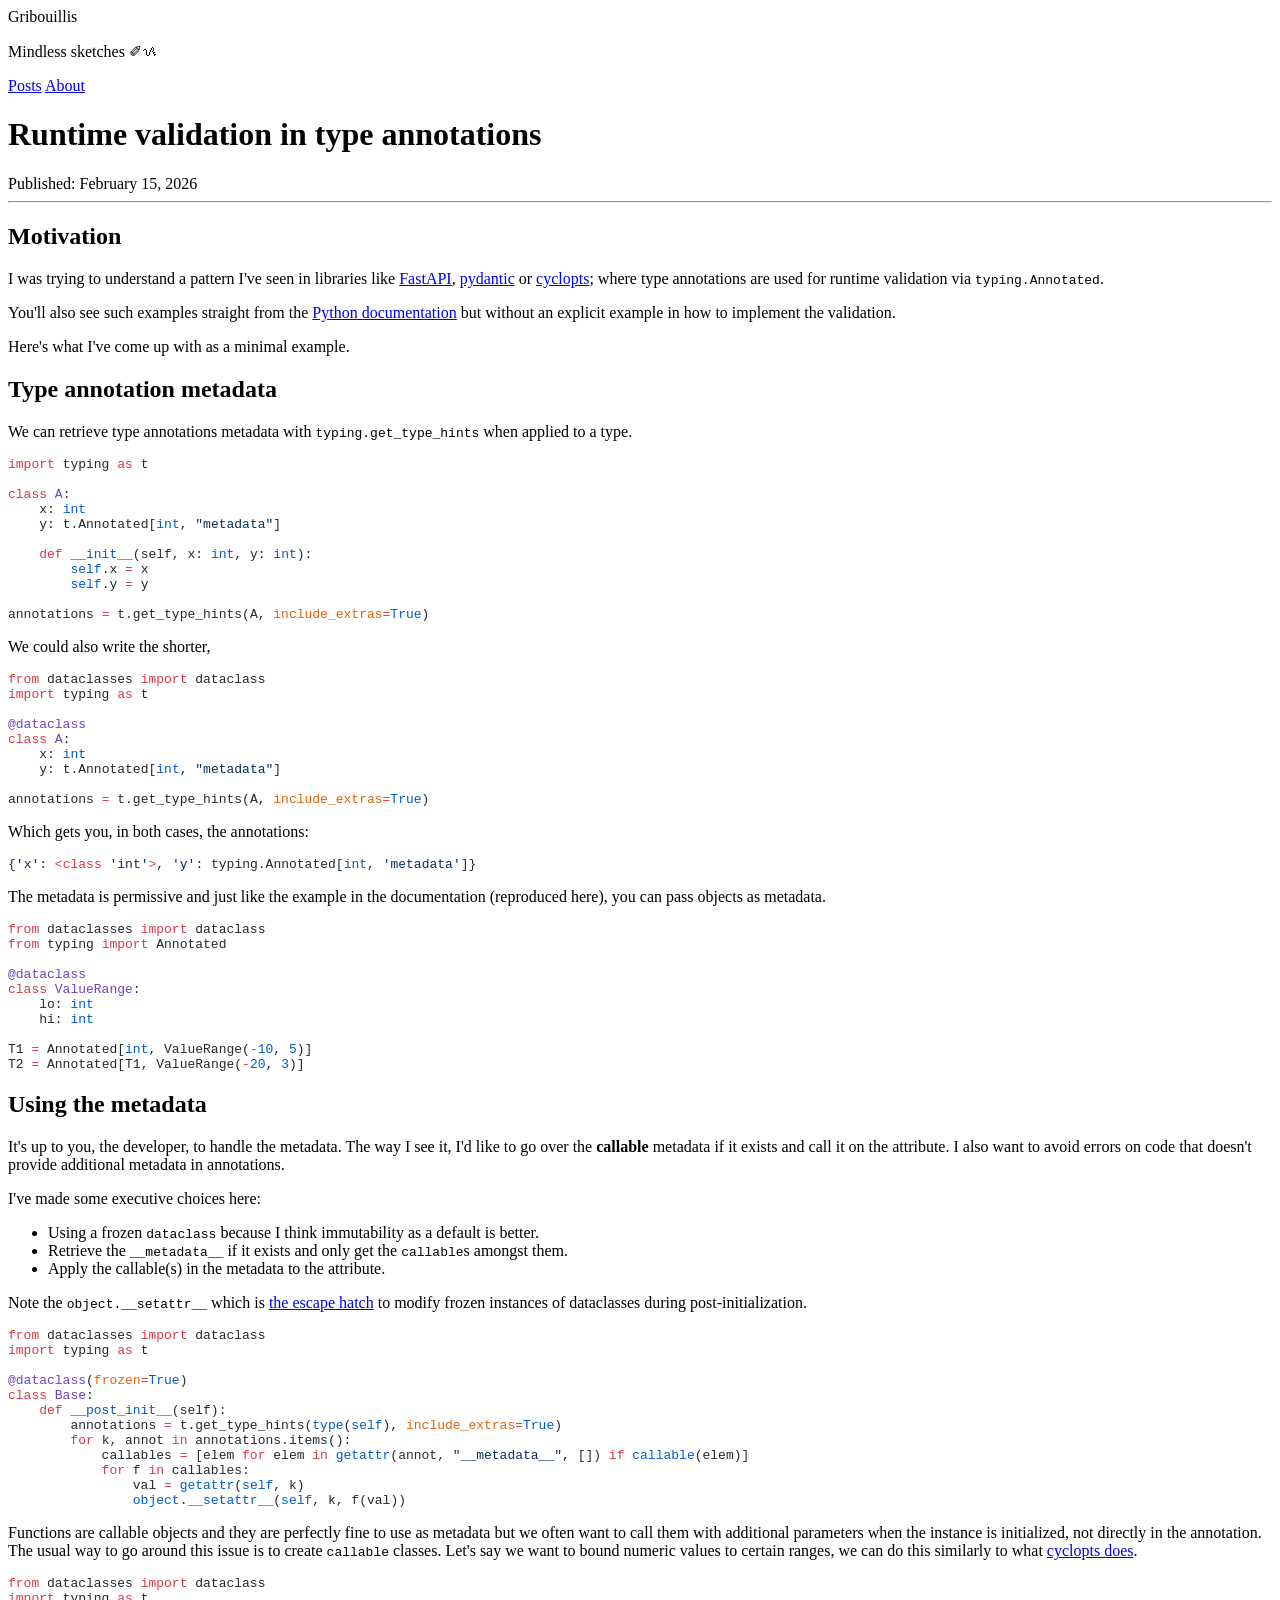
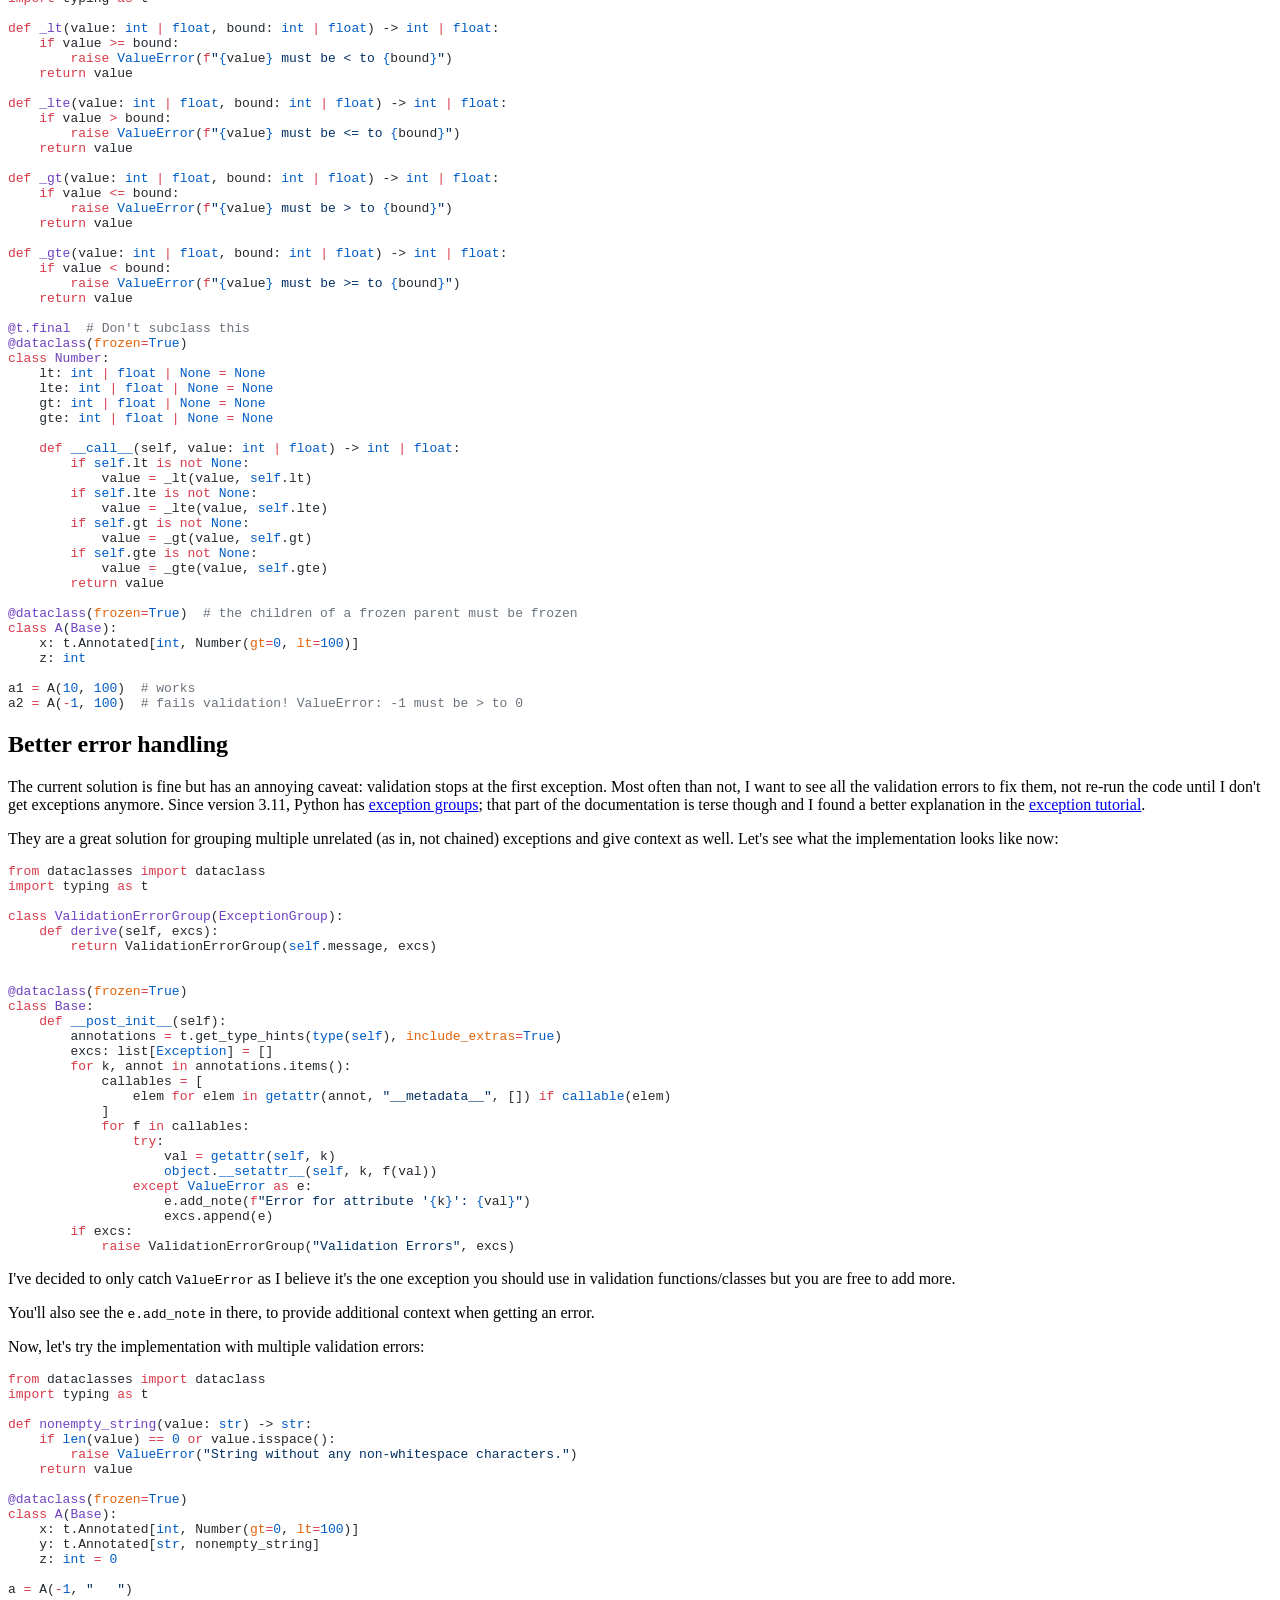
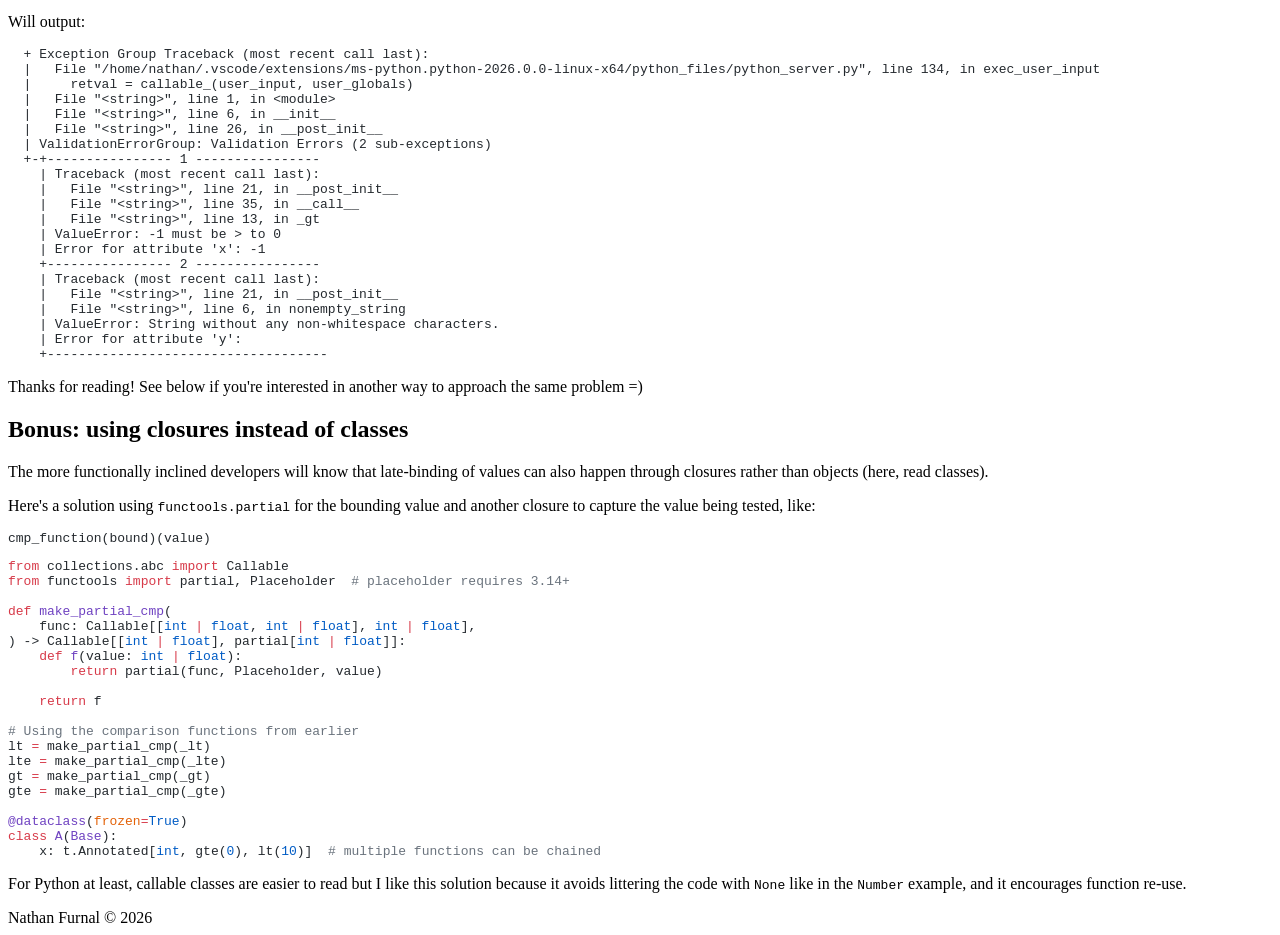
<file: validation-in-type-annotations/index.html>
<!DOCTYPE html>
<html lang="en">
  <head>
    <meta charset="UTF-8">
    <meta name="viewport" content="width=device-width, initial-scale=1.0">

      <!-- Title handling -->
    <title>Runtime validation in type annotations | Gribouillis</title>
    <!-- Meta description -->
    <meta name="description" content="Mindless sketches ✐ᝰ">
    <link rel="stylesheet" href="https://blog.natfu.be/css/main.css">
      <!-- RSS Feed -->
      
    <link rel="alternate" type="application/rss+xml" title="RSS" href="https://blog.natfu.be/rss.xml">
      
  </head>
  <body>
    <header>
      <div class="nav-container">
        <div class="nav-heading">
          <div class="font-3rem">Gribouillis</div>
          <p>Mindless sketches ✐ᝰ</p>
        </div>
        <div class="nav-content">
          <nav>
            <a href="https://blog.natfu.be">Posts</a>
            <a href="https://blog.natfu.be/about">About</a>
          </nav>
        </div>
      </div>
    </header>
    <main role="main">
      
<h1 class="title">
  Runtime validation in type annotations
</h1>
    <div class="post-meta">
      <time class="published" datetime="2026-02-15">
        Published: February 15, 2026
      </time>

      
    </div>
<hr class="separator">
<h2 id="motivation">Motivation</h2>
<p>I was trying to understand a pattern I've seen in libraries like
<a rel="noopener external" target="_blank" href="https://fastapi.tiangolo.com/tutorial/query-params-str-validations/#use-annotated-in-the-type-for-the-q-parameter">FastAPI</a>,
<a rel="noopener external" target="_blank" href="https://docs.pydantic.dev/latest/concepts/fields/#the-annotated-pattern">pydantic</a> or
<a rel="noopener external" target="_blank" href="https://cyclopts.readthedocs.io/en/stable/groups.html#validators">cyclopts</a>; where type
annotations are used for runtime validation via <code>typing.Annotated</code>.</p>
<p>You'll also see such examples straight from the
<a rel="noopener external" target="_blank" href="https://docs.python.org/3/library/typing.html#typing.Annotated">Python documentation</a>
but without an explicit example in how to implement the validation.</p>
<p>Here's what I've come up with as a minimal example.</p>
<h2 id="type-annotation-metadata">Type annotation metadata</h2>
<p>We can retrieve type annotations metadata with <code>typing.get_type_hints</code> when applied to a
type.</p>
<pre class="giallo" style="color-scheme: light dark; color: light-dark(#24292E, #E1E4E8); background-color: light-dark(#FFFFFF, #24292E);"><code data-lang="python"><span class="giallo-l"><span style="color: light-dark(#D73A49, #F97583);">import</span><span> typing</span><span style="color: light-dark(#D73A49, #F97583);"> as</span><span> t</span></span>
<span class="giallo-l"></span>
<span class="giallo-l"><span style="color: light-dark(#D73A49, #F97583);">class</span><span style="color: light-dark(#6F42C1, #B392F0);"> A</span><span>:</span></span>
<span class="giallo-l"><span>    x</span><span>:</span><span style="color: light-dark(#005CC5, #79B8FF);"> int</span></span>
<span class="giallo-l"><span>    y</span><span>:</span><span> t</span><span>.</span><span>Annotated</span><span>[</span><span style="color: light-dark(#005CC5, #79B8FF);">int</span><span>,</span><span style="color: light-dark(#032F62, #9ECBFF);"> &quot;</span><span style="color: light-dark(#032F62, #9ECBFF);">metadata</span><span style="color: light-dark(#032F62, #9ECBFF);">&quot;</span><span>]</span></span>
<span class="giallo-l"></span>
<span class="giallo-l"><span style="color: light-dark(#D73A49, #F97583);">    def</span><span style="color: light-dark(#005CC5, #79B8FF);"> __init__</span><span>(</span><span>self</span><span>,</span><span> x</span><span>:</span><span style="color: light-dark(#005CC5, #79B8FF);"> int</span><span>,</span><span> y</span><span>:</span><span style="color: light-dark(#005CC5, #79B8FF);"> int</span><span>)</span><span>:</span></span>
<span class="giallo-l"><span style="color: light-dark(#005CC5, #79B8FF);">        self</span><span>.</span><span>x</span><span style="color: light-dark(#D73A49, #F97583);"> =</span><span> x</span></span>
<span class="giallo-l"><span style="color: light-dark(#005CC5, #79B8FF);">        self</span><span>.</span><span>y</span><span style="color: light-dark(#D73A49, #F97583);"> =</span><span> y</span></span>
<span class="giallo-l"></span>
<span class="giallo-l"><span>annotations</span><span style="color: light-dark(#D73A49, #F97583);"> =</span><span> t</span><span>.</span><span>get_type_hints</span><span>(</span><span>A</span><span>,</span><span style="color: light-dark(#E36209, #FFAB70);"> include_extras</span><span style="color: light-dark(#D73A49, #F97583);">=</span><span style="color: light-dark(#005CC5, #79B8FF);">True</span><span>)</span></span></code></pre>
<p>We could also write the shorter,</p>
<pre class="giallo" style="color-scheme: light dark; color: light-dark(#24292E, #E1E4E8); background-color: light-dark(#FFFFFF, #24292E);"><code data-lang="python"><span class="giallo-l"><span style="color: light-dark(#D73A49, #F97583);">from</span><span> dataclasses</span><span style="color: light-dark(#D73A49, #F97583);"> import</span><span> dataclass</span></span>
<span class="giallo-l"><span style="color: light-dark(#D73A49, #F97583);">import</span><span> typing</span><span style="color: light-dark(#D73A49, #F97583);"> as</span><span> t</span></span>
<span class="giallo-l"></span>
<span class="giallo-l"><span style="color: light-dark(#6F42C1, #B392F0);">@</span><span style="color: light-dark(#6F42C1, #B392F0);">dataclass</span></span>
<span class="giallo-l"><span style="color: light-dark(#D73A49, #F97583);">class</span><span style="color: light-dark(#6F42C1, #B392F0);"> A</span><span>:</span></span>
<span class="giallo-l"><span>    x</span><span>:</span><span style="color: light-dark(#005CC5, #79B8FF);"> int</span></span>
<span class="giallo-l"><span>    y</span><span>:</span><span> t</span><span>.</span><span>Annotated</span><span>[</span><span style="color: light-dark(#005CC5, #79B8FF);">int</span><span>,</span><span style="color: light-dark(#032F62, #9ECBFF);"> &quot;</span><span style="color: light-dark(#032F62, #9ECBFF);">metadata</span><span style="color: light-dark(#032F62, #9ECBFF);">&quot;</span><span>]</span></span>
<span class="giallo-l"></span>
<span class="giallo-l"><span>annotations</span><span style="color: light-dark(#D73A49, #F97583);"> =</span><span> t</span><span>.</span><span>get_type_hints</span><span>(</span><span>A</span><span>,</span><span style="color: light-dark(#E36209, #FFAB70);"> include_extras</span><span style="color: light-dark(#D73A49, #F97583);">=</span><span style="color: light-dark(#005CC5, #79B8FF);">True</span><span>)</span></span></code></pre>
<p>Which gets you, in both cases, the annotations:</p>
<pre class="giallo" style="color-scheme: light dark; color: light-dark(#24292E, #E1E4E8); background-color: light-dark(#FFFFFF, #24292E);"><code data-lang="python"><span class="giallo-l"><span>{</span><span style="color: light-dark(#032F62, #9ECBFF);">&#39;</span><span style="color: light-dark(#032F62, #9ECBFF);">x</span><span style="color: light-dark(#032F62, #9ECBFF);">&#39;</span><span>:</span><span style="color: light-dark(#D73A49, #F97583);"> &lt;</span><span style="color: light-dark(#D73A49, #F97583);">class</span><span style="color: light-dark(#032F62, #9ECBFF);"> &#39;</span><span style="color: light-dark(#032F62, #9ECBFF);">int</span><span style="color: light-dark(#032F62, #9ECBFF);">&#39;</span><span style="color: light-dark(#D73A49, #F97583);">&gt;</span><span>,</span><span style="color: light-dark(#032F62, #9ECBFF);"> &#39;</span><span style="color: light-dark(#032F62, #9ECBFF);">y</span><span style="color: light-dark(#032F62, #9ECBFF);">&#39;</span><span>:</span><span> typing</span><span>.</span><span>Annotated</span><span>[</span><span style="color: light-dark(#005CC5, #79B8FF);">int</span><span>,</span><span style="color: light-dark(#032F62, #9ECBFF);"> &#39;</span><span style="color: light-dark(#032F62, #9ECBFF);">metadata</span><span style="color: light-dark(#032F62, #9ECBFF);">&#39;</span><span>]</span><span>}</span></span></code></pre>
<p>The metadata is permissive and just like the example in the documentation (reproduced
here), you can pass objects as metadata.</p>
<pre class="giallo" style="color-scheme: light dark; color: light-dark(#24292E, #E1E4E8); background-color: light-dark(#FFFFFF, #24292E);"><code data-lang="python"><span class="giallo-l"><span style="color: light-dark(#D73A49, #F97583);">from</span><span> dataclasses</span><span style="color: light-dark(#D73A49, #F97583);"> import</span><span> dataclass</span></span>
<span class="giallo-l"><span style="color: light-dark(#D73A49, #F97583);">from</span><span> typing</span><span style="color: light-dark(#D73A49, #F97583);"> import</span><span> Annotated</span></span>
<span class="giallo-l"></span>
<span class="giallo-l"><span style="color: light-dark(#6F42C1, #B392F0);">@</span><span style="color: light-dark(#6F42C1, #B392F0);">dataclass</span></span>
<span class="giallo-l"><span style="color: light-dark(#D73A49, #F97583);">class</span><span style="color: light-dark(#6F42C1, #B392F0);"> ValueRange</span><span>:</span></span>
<span class="giallo-l"><span>    lo</span><span>:</span><span style="color: light-dark(#005CC5, #79B8FF);"> int</span></span>
<span class="giallo-l"><span>    hi</span><span>:</span><span style="color: light-dark(#005CC5, #79B8FF);"> int</span></span>
<span class="giallo-l"></span>
<span class="giallo-l"><span>T1</span><span style="color: light-dark(#D73A49, #F97583);"> =</span><span> Annotated</span><span>[</span><span style="color: light-dark(#005CC5, #79B8FF);">int</span><span>,</span><span> ValueRange</span><span>(</span><span style="color: light-dark(#D73A49, #F97583);">-</span><span style="color: light-dark(#005CC5, #79B8FF);">10</span><span>,</span><span style="color: light-dark(#005CC5, #79B8FF);"> 5</span><span>)</span><span>]</span></span>
<span class="giallo-l"><span>T2</span><span style="color: light-dark(#D73A49, #F97583);"> =</span><span> Annotated</span><span>[</span><span>T1</span><span>,</span><span> ValueRange</span><span>(</span><span style="color: light-dark(#D73A49, #F97583);">-</span><span style="color: light-dark(#005CC5, #79B8FF);">20</span><span>,</span><span style="color: light-dark(#005CC5, #79B8FF);"> 3</span><span>)</span><span>]</span></span></code></pre><h2 id="using-the-metadata">Using the metadata</h2>
<p>It's up to you, the developer, to handle the metadata. The way I see it, I'd like to go
over the <strong>callable</strong> metadata if it exists and call it on the attribute. I also want to
avoid errors on code that doesn't provide additional metadata in annotations.</p>
<p>I've made some executive choices here:</p>
<ul>
<li>Using a frozen <code>dataclass</code> because I think immutability as a default is better.</li>
<li>Retrieve the <code>__metadata__</code> if it exists and only get the <code>callable</code>s amongst them.</li>
<li>Apply the callable(s) in the metadata to the attribute.</li>
</ul>
<p>Note the <code>object.__setattr__</code> which is
<a rel="noopener external" target="_blank" href="https://docs.python.org/3/library/dataclasses.html#frozen-instances">the escape hatch</a>
to modify frozen instances of dataclasses during post-initialization.</p>
<pre class="giallo" style="color-scheme: light dark; color: light-dark(#24292E, #E1E4E8); background-color: light-dark(#FFFFFF, #24292E);"><code data-lang="python"><span class="giallo-l"><span style="color: light-dark(#D73A49, #F97583);">from</span><span> dataclasses</span><span style="color: light-dark(#D73A49, #F97583);"> import</span><span> dataclass</span></span>
<span class="giallo-l"><span style="color: light-dark(#D73A49, #F97583);">import</span><span> typing</span><span style="color: light-dark(#D73A49, #F97583);"> as</span><span> t</span></span>
<span class="giallo-l"></span>
<span class="giallo-l"><span style="color: light-dark(#6F42C1, #B392F0);">@</span><span style="color: light-dark(#6F42C1, #B392F0);">dataclass</span><span>(</span><span style="color: light-dark(#E36209, #FFAB70);">frozen</span><span style="color: light-dark(#D73A49, #F97583);">=</span><span style="color: light-dark(#005CC5, #79B8FF);">True</span><span>)</span></span>
<span class="giallo-l"><span style="color: light-dark(#D73A49, #F97583);">class</span><span style="color: light-dark(#6F42C1, #B392F0);"> Base</span><span>:</span></span>
<span class="giallo-l"><span style="color: light-dark(#D73A49, #F97583);">    def</span><span style="color: light-dark(#005CC5, #79B8FF);"> __post_init__</span><span>(</span><span>self</span><span>)</span><span>:</span></span>
<span class="giallo-l"><span>        annotations</span><span style="color: light-dark(#D73A49, #F97583);"> =</span><span> t</span><span>.</span><span>get_type_hints</span><span>(</span><span style="color: light-dark(#005CC5, #79B8FF);">type</span><span>(</span><span style="color: light-dark(#005CC5, #79B8FF);">self</span><span>)</span><span>,</span><span style="color: light-dark(#E36209, #FFAB70);"> include_extras</span><span style="color: light-dark(#D73A49, #F97583);">=</span><span style="color: light-dark(#005CC5, #79B8FF);">True</span><span>)</span></span>
<span class="giallo-l"><span style="color: light-dark(#D73A49, #F97583);">        for</span><span> k</span><span>,</span><span> annot</span><span style="color: light-dark(#D73A49, #F97583);"> in</span><span> annotations</span><span>.</span><span>items</span><span>(</span><span>)</span><span>:</span></span>
<span class="giallo-l"><span>            callables</span><span style="color: light-dark(#D73A49, #F97583);"> =</span><span> [</span><span>elem</span><span style="color: light-dark(#D73A49, #F97583);"> for</span><span> elem</span><span style="color: light-dark(#D73A49, #F97583);"> in</span><span style="color: light-dark(#005CC5, #79B8FF);"> getattr</span><span>(</span><span>annot</span><span>,</span><span style="color: light-dark(#032F62, #9ECBFF);"> &quot;</span><span style="color: light-dark(#032F62, #9ECBFF);">__metadata__</span><span style="color: light-dark(#032F62, #9ECBFF);">&quot;</span><span>,</span><span> [</span><span>]</span><span>)</span><span style="color: light-dark(#D73A49, #F97583);"> if</span><span style="color: light-dark(#005CC5, #79B8FF);"> callable</span><span>(</span><span>elem</span><span>)</span><span>]</span></span>
<span class="giallo-l"><span style="color: light-dark(#D73A49, #F97583);">            for</span><span> f</span><span style="color: light-dark(#D73A49, #F97583);"> in</span><span> callables</span><span>:</span></span>
<span class="giallo-l"><span>                val</span><span style="color: light-dark(#D73A49, #F97583);"> =</span><span style="color: light-dark(#005CC5, #79B8FF);"> getattr</span><span>(</span><span style="color: light-dark(#005CC5, #79B8FF);">self</span><span>,</span><span> k</span><span>)</span></span>
<span class="giallo-l"><span style="color: light-dark(#005CC5, #79B8FF);">                object</span><span>.</span><span style="color: light-dark(#005CC5, #79B8FF);">__setattr__</span><span>(</span><span style="color: light-dark(#005CC5, #79B8FF);">self</span><span>,</span><span> k</span><span>,</span><span> f</span><span>(</span><span>val</span><span>)</span><span>)</span></span></code></pre>
<p>Functions are callable objects and they are perfectly fine to use as metadata but we
often want to call them with additional parameters when the instance is initialized, not
directly in the annotation. The usual way to go around this issue is to create <code>callable</code>
classes. Let's say we want to bound numeric values to certain ranges, we can do this
similarly to what
<a rel="noopener external" target="_blank" href="https://github.com/BrianPugh/cyclopts/blob/2d2ffbe40c2b567d1fcbc3914b0c6940922a8c4a/cyclopts/validators/_number.py">cyclopts does</a>.</p>
<pre class="giallo" style="color-scheme: light dark; color: light-dark(#24292E, #E1E4E8); background-color: light-dark(#FFFFFF, #24292E);"><code data-lang="python"><span class="giallo-l"><span style="color: light-dark(#D73A49, #F97583);">from</span><span> dataclasses</span><span style="color: light-dark(#D73A49, #F97583);"> import</span><span> dataclass</span></span>
<span class="giallo-l"><span style="color: light-dark(#D73A49, #F97583);">import</span><span> typing</span><span style="color: light-dark(#D73A49, #F97583);"> as</span><span> t</span></span>
<span class="giallo-l"></span>
<span class="giallo-l"><span style="color: light-dark(#D73A49, #F97583);">def</span><span style="color: light-dark(#6F42C1, #B392F0);"> _lt</span><span>(</span><span>value</span><span>:</span><span style="color: light-dark(#005CC5, #79B8FF);"> int</span><span style="color: light-dark(#D73A49, #F97583);"> |</span><span style="color: light-dark(#005CC5, #79B8FF);"> float</span><span>,</span><span> bound</span><span>:</span><span style="color: light-dark(#005CC5, #79B8FF);"> int</span><span style="color: light-dark(#D73A49, #F97583);"> |</span><span style="color: light-dark(#005CC5, #79B8FF);"> float</span><span>)</span><span> -&gt;</span><span style="color: light-dark(#005CC5, #79B8FF);"> int</span><span style="color: light-dark(#D73A49, #F97583);"> |</span><span style="color: light-dark(#005CC5, #79B8FF);"> float</span><span>:</span></span>
<span class="giallo-l"><span style="color: light-dark(#D73A49, #F97583);">    if</span><span> value</span><span style="color: light-dark(#D73A49, #F97583);"> &gt;=</span><span> bound</span><span>:</span></span>
<span class="giallo-l"><span style="color: light-dark(#D73A49, #F97583);">        raise</span><span style="color: light-dark(#005CC5, #79B8FF);"> ValueError</span><span>(</span><span style="color: light-dark(#D73A49, #F97583);">f</span><span style="color: light-dark(#032F62, #9ECBFF);">&quot;</span><span style="color: light-dark(#005CC5, #79B8FF);">{</span><span>value</span><span style="color: light-dark(#005CC5, #79B8FF);">}</span><span style="color: light-dark(#032F62, #9ECBFF);"> must be &lt; to </span><span style="color: light-dark(#005CC5, #79B8FF);">{</span><span>bound</span><span style="color: light-dark(#005CC5, #79B8FF);">}</span><span style="color: light-dark(#032F62, #9ECBFF);">&quot;</span><span>)</span></span>
<span class="giallo-l"><span style="color: light-dark(#D73A49, #F97583);">    return</span><span> value</span></span>
<span class="giallo-l"></span>
<span class="giallo-l"><span style="color: light-dark(#D73A49, #F97583);">def</span><span style="color: light-dark(#6F42C1, #B392F0);"> _lte</span><span>(</span><span>value</span><span>:</span><span style="color: light-dark(#005CC5, #79B8FF);"> int</span><span style="color: light-dark(#D73A49, #F97583);"> |</span><span style="color: light-dark(#005CC5, #79B8FF);"> float</span><span>,</span><span> bound</span><span>:</span><span style="color: light-dark(#005CC5, #79B8FF);"> int</span><span style="color: light-dark(#D73A49, #F97583);"> |</span><span style="color: light-dark(#005CC5, #79B8FF);"> float</span><span>)</span><span> -&gt;</span><span style="color: light-dark(#005CC5, #79B8FF);"> int</span><span style="color: light-dark(#D73A49, #F97583);"> |</span><span style="color: light-dark(#005CC5, #79B8FF);"> float</span><span>:</span></span>
<span class="giallo-l"><span style="color: light-dark(#D73A49, #F97583);">    if</span><span> value</span><span style="color: light-dark(#D73A49, #F97583);"> &gt;</span><span> bound</span><span>:</span></span>
<span class="giallo-l"><span style="color: light-dark(#D73A49, #F97583);">        raise</span><span style="color: light-dark(#005CC5, #79B8FF);"> ValueError</span><span>(</span><span style="color: light-dark(#D73A49, #F97583);">f</span><span style="color: light-dark(#032F62, #9ECBFF);">&quot;</span><span style="color: light-dark(#005CC5, #79B8FF);">{</span><span>value</span><span style="color: light-dark(#005CC5, #79B8FF);">}</span><span style="color: light-dark(#032F62, #9ECBFF);"> must be &lt;= to </span><span style="color: light-dark(#005CC5, #79B8FF);">{</span><span>bound</span><span style="color: light-dark(#005CC5, #79B8FF);">}</span><span style="color: light-dark(#032F62, #9ECBFF);">&quot;</span><span>)</span></span>
<span class="giallo-l"><span style="color: light-dark(#D73A49, #F97583);">    return</span><span> value</span></span>
<span class="giallo-l"></span>
<span class="giallo-l"><span style="color: light-dark(#D73A49, #F97583);">def</span><span style="color: light-dark(#6F42C1, #B392F0);"> _gt</span><span>(</span><span>value</span><span>:</span><span style="color: light-dark(#005CC5, #79B8FF);"> int</span><span style="color: light-dark(#D73A49, #F97583);"> |</span><span style="color: light-dark(#005CC5, #79B8FF);"> float</span><span>,</span><span> bound</span><span>:</span><span style="color: light-dark(#005CC5, #79B8FF);"> int</span><span style="color: light-dark(#D73A49, #F97583);"> |</span><span style="color: light-dark(#005CC5, #79B8FF);"> float</span><span>)</span><span> -&gt;</span><span style="color: light-dark(#005CC5, #79B8FF);"> int</span><span style="color: light-dark(#D73A49, #F97583);"> |</span><span style="color: light-dark(#005CC5, #79B8FF);"> float</span><span>:</span></span>
<span class="giallo-l"><span style="color: light-dark(#D73A49, #F97583);">    if</span><span> value</span><span style="color: light-dark(#D73A49, #F97583);"> &lt;=</span><span> bound</span><span>:</span></span>
<span class="giallo-l"><span style="color: light-dark(#D73A49, #F97583);">        raise</span><span style="color: light-dark(#005CC5, #79B8FF);"> ValueError</span><span>(</span><span style="color: light-dark(#D73A49, #F97583);">f</span><span style="color: light-dark(#032F62, #9ECBFF);">&quot;</span><span style="color: light-dark(#005CC5, #79B8FF);">{</span><span>value</span><span style="color: light-dark(#005CC5, #79B8FF);">}</span><span style="color: light-dark(#032F62, #9ECBFF);"> must be &gt; to </span><span style="color: light-dark(#005CC5, #79B8FF);">{</span><span>bound</span><span style="color: light-dark(#005CC5, #79B8FF);">}</span><span style="color: light-dark(#032F62, #9ECBFF);">&quot;</span><span>)</span></span>
<span class="giallo-l"><span style="color: light-dark(#D73A49, #F97583);">    return</span><span> value</span></span>
<span class="giallo-l"></span>
<span class="giallo-l"><span style="color: light-dark(#D73A49, #F97583);">def</span><span style="color: light-dark(#6F42C1, #B392F0);"> _gte</span><span>(</span><span>value</span><span>:</span><span style="color: light-dark(#005CC5, #79B8FF);"> int</span><span style="color: light-dark(#D73A49, #F97583);"> |</span><span style="color: light-dark(#005CC5, #79B8FF);"> float</span><span>,</span><span> bound</span><span>:</span><span style="color: light-dark(#005CC5, #79B8FF);"> int</span><span style="color: light-dark(#D73A49, #F97583);"> |</span><span style="color: light-dark(#005CC5, #79B8FF);"> float</span><span>)</span><span> -&gt;</span><span style="color: light-dark(#005CC5, #79B8FF);"> int</span><span style="color: light-dark(#D73A49, #F97583);"> |</span><span style="color: light-dark(#005CC5, #79B8FF);"> float</span><span>:</span></span>
<span class="giallo-l"><span style="color: light-dark(#D73A49, #F97583);">    if</span><span> value</span><span style="color: light-dark(#D73A49, #F97583);"> &lt;</span><span> bound</span><span>:</span></span>
<span class="giallo-l"><span style="color: light-dark(#D73A49, #F97583);">        raise</span><span style="color: light-dark(#005CC5, #79B8FF);"> ValueError</span><span>(</span><span style="color: light-dark(#D73A49, #F97583);">f</span><span style="color: light-dark(#032F62, #9ECBFF);">&quot;</span><span style="color: light-dark(#005CC5, #79B8FF);">{</span><span>value</span><span style="color: light-dark(#005CC5, #79B8FF);">}</span><span style="color: light-dark(#032F62, #9ECBFF);"> must be &gt;= to </span><span style="color: light-dark(#005CC5, #79B8FF);">{</span><span>bound</span><span style="color: light-dark(#005CC5, #79B8FF);">}</span><span style="color: light-dark(#032F62, #9ECBFF);">&quot;</span><span>)</span></span>
<span class="giallo-l"><span style="color: light-dark(#D73A49, #F97583);">    return</span><span> value</span></span>
<span class="giallo-l"></span>
<span class="giallo-l"><span style="color: light-dark(#6F42C1, #B392F0);">@</span><span style="color: light-dark(#6F42C1, #B392F0);">t</span><span style="color: light-dark(#6F42C1, #B392F0);">.</span><span style="color: light-dark(#6F42C1, #B392F0);">final</span><span style="color: light-dark(#6A737D, #6A737D);">  #</span><span style="color: light-dark(#6A737D, #6A737D);"> Don&#39;t subclass this</span></span>
<span class="giallo-l"><span style="color: light-dark(#6F42C1, #B392F0);">@</span><span style="color: light-dark(#6F42C1, #B392F0);">dataclass</span><span>(</span><span style="color: light-dark(#E36209, #FFAB70);">frozen</span><span style="color: light-dark(#D73A49, #F97583);">=</span><span style="color: light-dark(#005CC5, #79B8FF);">True</span><span>)</span></span>
<span class="giallo-l"><span style="color: light-dark(#D73A49, #F97583);">class</span><span style="color: light-dark(#6F42C1, #B392F0);"> Number</span><span>:</span></span>
<span class="giallo-l"><span>    lt</span><span>:</span><span style="color: light-dark(#005CC5, #79B8FF);"> int</span><span style="color: light-dark(#D73A49, #F97583);"> |</span><span style="color: light-dark(#005CC5, #79B8FF);"> float</span><span style="color: light-dark(#D73A49, #F97583);"> |</span><span style="color: light-dark(#005CC5, #79B8FF);"> None</span><span style="color: light-dark(#D73A49, #F97583);"> =</span><span style="color: light-dark(#005CC5, #79B8FF);"> None</span></span>
<span class="giallo-l"><span>    lte</span><span>:</span><span style="color: light-dark(#005CC5, #79B8FF);"> int</span><span style="color: light-dark(#D73A49, #F97583);"> |</span><span style="color: light-dark(#005CC5, #79B8FF);"> float</span><span style="color: light-dark(#D73A49, #F97583);"> |</span><span style="color: light-dark(#005CC5, #79B8FF);"> None</span><span style="color: light-dark(#D73A49, #F97583);"> =</span><span style="color: light-dark(#005CC5, #79B8FF);"> None</span></span>
<span class="giallo-l"><span>    gt</span><span>:</span><span style="color: light-dark(#005CC5, #79B8FF);"> int</span><span style="color: light-dark(#D73A49, #F97583);"> |</span><span style="color: light-dark(#005CC5, #79B8FF);"> float</span><span style="color: light-dark(#D73A49, #F97583);"> |</span><span style="color: light-dark(#005CC5, #79B8FF);"> None</span><span style="color: light-dark(#D73A49, #F97583);"> =</span><span style="color: light-dark(#005CC5, #79B8FF);"> None</span></span>
<span class="giallo-l"><span>    gte</span><span>:</span><span style="color: light-dark(#005CC5, #79B8FF);"> int</span><span style="color: light-dark(#D73A49, #F97583);"> |</span><span style="color: light-dark(#005CC5, #79B8FF);"> float</span><span style="color: light-dark(#D73A49, #F97583);"> |</span><span style="color: light-dark(#005CC5, #79B8FF);"> None</span><span style="color: light-dark(#D73A49, #F97583);"> =</span><span style="color: light-dark(#005CC5, #79B8FF);"> None</span></span>
<span class="giallo-l"></span>
<span class="giallo-l"><span style="color: light-dark(#D73A49, #F97583);">    def</span><span style="color: light-dark(#005CC5, #79B8FF);"> __call__</span><span>(</span><span>self</span><span>,</span><span> value</span><span>:</span><span style="color: light-dark(#005CC5, #79B8FF);"> int</span><span style="color: light-dark(#D73A49, #F97583);"> |</span><span style="color: light-dark(#005CC5, #79B8FF);"> float</span><span>)</span><span> -&gt;</span><span style="color: light-dark(#005CC5, #79B8FF);"> int</span><span style="color: light-dark(#D73A49, #F97583);"> |</span><span style="color: light-dark(#005CC5, #79B8FF);"> float</span><span>:</span></span>
<span class="giallo-l"><span style="color: light-dark(#D73A49, #F97583);">        if</span><span style="color: light-dark(#005CC5, #79B8FF);"> self</span><span>.</span><span>lt</span><span style="color: light-dark(#D73A49, #F97583);"> is</span><span style="color: light-dark(#D73A49, #F97583);"> not</span><span style="color: light-dark(#005CC5, #79B8FF);"> None</span><span>:</span></span>
<span class="giallo-l"><span>            value</span><span style="color: light-dark(#D73A49, #F97583);"> =</span><span> _lt</span><span>(</span><span>value</span><span>,</span><span style="color: light-dark(#005CC5, #79B8FF);"> self</span><span>.</span><span>lt</span><span>)</span></span>
<span class="giallo-l"><span style="color: light-dark(#D73A49, #F97583);">        if</span><span style="color: light-dark(#005CC5, #79B8FF);"> self</span><span>.</span><span>lte</span><span style="color: light-dark(#D73A49, #F97583);"> is</span><span style="color: light-dark(#D73A49, #F97583);"> not</span><span style="color: light-dark(#005CC5, #79B8FF);"> None</span><span>:</span></span>
<span class="giallo-l"><span>            value</span><span style="color: light-dark(#D73A49, #F97583);"> =</span><span> _lte</span><span>(</span><span>value</span><span>,</span><span style="color: light-dark(#005CC5, #79B8FF);"> self</span><span>.</span><span>lte</span><span>)</span></span>
<span class="giallo-l"><span style="color: light-dark(#D73A49, #F97583);">        if</span><span style="color: light-dark(#005CC5, #79B8FF);"> self</span><span>.</span><span>gt</span><span style="color: light-dark(#D73A49, #F97583);"> is</span><span style="color: light-dark(#D73A49, #F97583);"> not</span><span style="color: light-dark(#005CC5, #79B8FF);"> None</span><span>:</span></span>
<span class="giallo-l"><span>            value</span><span style="color: light-dark(#D73A49, #F97583);"> =</span><span> _gt</span><span>(</span><span>value</span><span>,</span><span style="color: light-dark(#005CC5, #79B8FF);"> self</span><span>.</span><span>gt</span><span>)</span></span>
<span class="giallo-l"><span style="color: light-dark(#D73A49, #F97583);">        if</span><span style="color: light-dark(#005CC5, #79B8FF);"> self</span><span>.</span><span>gte</span><span style="color: light-dark(#D73A49, #F97583);"> is</span><span style="color: light-dark(#D73A49, #F97583);"> not</span><span style="color: light-dark(#005CC5, #79B8FF);"> None</span><span>:</span></span>
<span class="giallo-l"><span>            value</span><span style="color: light-dark(#D73A49, #F97583);"> =</span><span> _gte</span><span>(</span><span>value</span><span>,</span><span style="color: light-dark(#005CC5, #79B8FF);"> self</span><span>.</span><span>gte</span><span>)</span></span>
<span class="giallo-l"><span style="color: light-dark(#D73A49, #F97583);">        return</span><span> value</span></span>
<span class="giallo-l"></span>
<span class="giallo-l"><span style="color: light-dark(#6F42C1, #B392F0);">@</span><span style="color: light-dark(#6F42C1, #B392F0);">dataclass</span><span>(</span><span style="color: light-dark(#E36209, #FFAB70);">frozen</span><span style="color: light-dark(#D73A49, #F97583);">=</span><span style="color: light-dark(#005CC5, #79B8FF);">True</span><span>)</span><span style="color: light-dark(#6A737D, #6A737D);">  #</span><span style="color: light-dark(#6A737D, #6A737D);"> the children of a frozen parent must be frozen</span></span>
<span class="giallo-l"><span style="color: light-dark(#D73A49, #F97583);">class</span><span style="color: light-dark(#6F42C1, #B392F0);"> A</span><span>(</span><span style="color: light-dark(#6F42C1, #B392F0);">Base</span><span>)</span><span>:</span></span>
<span class="giallo-l"><span>    x</span><span>:</span><span> t</span><span>.</span><span>Annotated</span><span>[</span><span style="color: light-dark(#005CC5, #79B8FF);">int</span><span>,</span><span> Number</span><span>(</span><span style="color: light-dark(#E36209, #FFAB70);">gt</span><span style="color: light-dark(#D73A49, #F97583);">=</span><span style="color: light-dark(#005CC5, #79B8FF);">0</span><span>,</span><span style="color: light-dark(#E36209, #FFAB70);"> lt</span><span style="color: light-dark(#D73A49, #F97583);">=</span><span style="color: light-dark(#005CC5, #79B8FF);">100</span><span>)</span><span>]</span></span>
<span class="giallo-l"><span>    z</span><span>:</span><span style="color: light-dark(#005CC5, #79B8FF);"> int</span></span>
<span class="giallo-l"></span>
<span class="giallo-l"><span>a1</span><span style="color: light-dark(#D73A49, #F97583);"> =</span><span> A</span><span>(</span><span style="color: light-dark(#005CC5, #79B8FF);">10</span><span>,</span><span style="color: light-dark(#005CC5, #79B8FF);"> 100</span><span>)</span><span style="color: light-dark(#6A737D, #6A737D);">  #</span><span style="color: light-dark(#6A737D, #6A737D);"> works</span></span>
<span class="giallo-l"><span>a2</span><span style="color: light-dark(#D73A49, #F97583);"> =</span><span> A</span><span>(</span><span style="color: light-dark(#D73A49, #F97583);">-</span><span style="color: light-dark(#005CC5, #79B8FF);">1</span><span>,</span><span style="color: light-dark(#005CC5, #79B8FF);"> 100</span><span>)</span><span style="color: light-dark(#6A737D, #6A737D);">  #</span><span style="color: light-dark(#6A737D, #6A737D);"> fails validation! ValueError: -1 must be &gt; to 0</span></span></code></pre><h2 id="better-error-handling">Better error handling</h2>
<p>The current solution is fine but has an annoying caveat: validation stops at the first
exception. Most often than not, I want to see all the validation errors to fix them, not
re-run the code until I don't get exceptions anymore. Since version 3.11, Python has
<a rel="noopener external" target="_blank" href="https://docs.python.org/3/library/exceptions.html#exception-groups">exception groups</a>;
that part of the documentation is terse though and I found a better explanation in the
<a rel="noopener external" target="_blank" href="https://docs.python.org/3/tutorial/errors.html#raising-and-handling-multiple-unrelated-exceptions">exception tutorial</a>.</p>
<p>They are a great solution for grouping multiple unrelated (as in, not chained) exceptions
and give context as well. Let's see what the implementation looks like now:</p>
<pre class="giallo" style="color-scheme: light dark; color: light-dark(#24292E, #E1E4E8); background-color: light-dark(#FFFFFF, #24292E);"><code data-lang="python"><span class="giallo-l"><span style="color: light-dark(#D73A49, #F97583);">from</span><span> dataclasses</span><span style="color: light-dark(#D73A49, #F97583);"> import</span><span> dataclass</span></span>
<span class="giallo-l"><span style="color: light-dark(#D73A49, #F97583);">import</span><span> typing</span><span style="color: light-dark(#D73A49, #F97583);"> as</span><span> t</span></span>
<span class="giallo-l"></span>
<span class="giallo-l"><span style="color: light-dark(#D73A49, #F97583);">class</span><span style="color: light-dark(#6F42C1, #B392F0);"> ValidationErrorGroup</span><span>(</span><span style="color: light-dark(#6F42C1, #B392F0);">ExceptionGroup</span><span>)</span><span>:</span></span>
<span class="giallo-l"><span style="color: light-dark(#D73A49, #F97583);">    def</span><span style="color: light-dark(#6F42C1, #B392F0);"> derive</span><span>(</span><span>self</span><span>,</span><span> excs</span><span>)</span><span>:</span></span>
<span class="giallo-l"><span style="color: light-dark(#D73A49, #F97583);">        return</span><span> ValidationErrorGroup</span><span>(</span><span style="color: light-dark(#005CC5, #79B8FF);">self</span><span>.</span><span>message</span><span>,</span><span> excs</span><span>)</span></span>
<span class="giallo-l"></span>
<span class="giallo-l"></span>
<span class="giallo-l"><span style="color: light-dark(#6F42C1, #B392F0);">@</span><span style="color: light-dark(#6F42C1, #B392F0);">dataclass</span><span>(</span><span style="color: light-dark(#E36209, #FFAB70);">frozen</span><span style="color: light-dark(#D73A49, #F97583);">=</span><span style="color: light-dark(#005CC5, #79B8FF);">True</span><span>)</span></span>
<span class="giallo-l"><span style="color: light-dark(#D73A49, #F97583);">class</span><span style="color: light-dark(#6F42C1, #B392F0);"> Base</span><span>:</span></span>
<span class="giallo-l"><span style="color: light-dark(#D73A49, #F97583);">    def</span><span style="color: light-dark(#005CC5, #79B8FF);"> __post_init__</span><span>(</span><span>self</span><span>)</span><span>:</span></span>
<span class="giallo-l"><span>        annotations</span><span style="color: light-dark(#D73A49, #F97583);"> =</span><span> t</span><span>.</span><span>get_type_hints</span><span>(</span><span style="color: light-dark(#005CC5, #79B8FF);">type</span><span>(</span><span style="color: light-dark(#005CC5, #79B8FF);">self</span><span>)</span><span>,</span><span style="color: light-dark(#E36209, #FFAB70);"> include_extras</span><span style="color: light-dark(#D73A49, #F97583);">=</span><span style="color: light-dark(#005CC5, #79B8FF);">True</span><span>)</span></span>
<span class="giallo-l"><span>        excs</span><span>:</span><span> list</span><span>[</span><span style="color: light-dark(#005CC5, #79B8FF);">Exception</span><span>]</span><span style="color: light-dark(#D73A49, #F97583);"> =</span><span> [</span><span>]</span></span>
<span class="giallo-l"><span style="color: light-dark(#D73A49, #F97583);">        for</span><span> k</span><span>,</span><span> annot</span><span style="color: light-dark(#D73A49, #F97583);"> in</span><span> annotations</span><span>.</span><span>items</span><span>(</span><span>)</span><span>:</span></span>
<span class="giallo-l"><span>            callables</span><span style="color: light-dark(#D73A49, #F97583);"> =</span><span> [</span></span>
<span class="giallo-l"><span>                elem</span><span style="color: light-dark(#D73A49, #F97583);"> for</span><span> elem</span><span style="color: light-dark(#D73A49, #F97583);"> in</span><span style="color: light-dark(#005CC5, #79B8FF);"> getattr</span><span>(</span><span>annot</span><span>,</span><span style="color: light-dark(#032F62, #9ECBFF);"> &quot;</span><span style="color: light-dark(#032F62, #9ECBFF);">__metadata__</span><span style="color: light-dark(#032F62, #9ECBFF);">&quot;</span><span>,</span><span> [</span><span>]</span><span>)</span><span style="color: light-dark(#D73A49, #F97583);"> if</span><span style="color: light-dark(#005CC5, #79B8FF);"> callable</span><span>(</span><span>elem</span><span>)</span></span>
<span class="giallo-l"><span>            ]</span></span>
<span class="giallo-l"><span style="color: light-dark(#D73A49, #F97583);">            for</span><span> f</span><span style="color: light-dark(#D73A49, #F97583);"> in</span><span> callables</span><span>:</span></span>
<span class="giallo-l"><span style="color: light-dark(#D73A49, #F97583);">                try</span><span>:</span></span>
<span class="giallo-l"><span>                    val</span><span style="color: light-dark(#D73A49, #F97583);"> =</span><span style="color: light-dark(#005CC5, #79B8FF);"> getattr</span><span>(</span><span style="color: light-dark(#005CC5, #79B8FF);">self</span><span>,</span><span> k</span><span>)</span></span>
<span class="giallo-l"><span style="color: light-dark(#005CC5, #79B8FF);">                    object</span><span>.</span><span style="color: light-dark(#005CC5, #79B8FF);">__setattr__</span><span>(</span><span style="color: light-dark(#005CC5, #79B8FF);">self</span><span>,</span><span> k</span><span>,</span><span> f</span><span>(</span><span>val</span><span>)</span><span>)</span></span>
<span class="giallo-l"><span style="color: light-dark(#D73A49, #F97583);">                except</span><span style="color: light-dark(#005CC5, #79B8FF);"> ValueError</span><span style="color: light-dark(#D73A49, #F97583);"> as</span><span> e</span><span>:</span></span>
<span class="giallo-l"><span>                    e</span><span>.</span><span>add_note</span><span>(</span><span style="color: light-dark(#D73A49, #F97583);">f</span><span style="color: light-dark(#032F62, #9ECBFF);">&quot;</span><span style="color: light-dark(#032F62, #9ECBFF);">Error for attribute </span><span style="color: light-dark(#032F62, #9ECBFF);">&#39;</span><span style="color: light-dark(#005CC5, #79B8FF);">{</span><span>k</span><span style="color: light-dark(#005CC5, #79B8FF);">}</span><span style="color: light-dark(#032F62, #9ECBFF);">&#39;: </span><span style="color: light-dark(#005CC5, #79B8FF);">{</span><span>val</span><span style="color: light-dark(#005CC5, #79B8FF);">}</span><span style="color: light-dark(#032F62, #9ECBFF);">&quot;</span><span>)</span></span>
<span class="giallo-l"><span>                    excs</span><span>.</span><span>append</span><span>(</span><span>e</span><span>)</span></span>
<span class="giallo-l"><span style="color: light-dark(#D73A49, #F97583);">        if</span><span> excs</span><span>:</span></span>
<span class="giallo-l"><span style="color: light-dark(#D73A49, #F97583);">            raise</span><span> ValidationErrorGroup</span><span>(</span><span style="color: light-dark(#032F62, #9ECBFF);">&quot;</span><span style="color: light-dark(#032F62, #9ECBFF);">Validation Errors</span><span style="color: light-dark(#032F62, #9ECBFF);">&quot;</span><span>,</span><span> excs</span><span>)</span></span></code></pre>
<p>I've decided to only catch <code>ValueError</code> as I believe it's the one exception you should
use in validation functions/classes but you are free to add more.</p>
<p>You'll also see the <code>e.add_note</code> in there, to provide additional context when getting an
error.</p>
<p>Now, let's try the implementation with multiple validation errors:</p>
<pre class="giallo" style="color-scheme: light dark; color: light-dark(#24292E, #E1E4E8); background-color: light-dark(#FFFFFF, #24292E);"><code data-lang="python"><span class="giallo-l"><span style="color: light-dark(#D73A49, #F97583);">from</span><span> dataclasses</span><span style="color: light-dark(#D73A49, #F97583);"> import</span><span> dataclass</span></span>
<span class="giallo-l"><span style="color: light-dark(#D73A49, #F97583);">import</span><span> typing</span><span style="color: light-dark(#D73A49, #F97583);"> as</span><span> t</span></span>
<span class="giallo-l"></span>
<span class="giallo-l"><span style="color: light-dark(#D73A49, #F97583);">def</span><span style="color: light-dark(#6F42C1, #B392F0);"> nonempty_string</span><span>(</span><span>value</span><span>:</span><span style="color: light-dark(#005CC5, #79B8FF);"> str</span><span>)</span><span> -&gt;</span><span style="color: light-dark(#005CC5, #79B8FF);"> str</span><span>:</span></span>
<span class="giallo-l"><span style="color: light-dark(#D73A49, #F97583);">    if</span><span style="color: light-dark(#005CC5, #79B8FF);"> len</span><span>(</span><span>value</span><span>)</span><span style="color: light-dark(#D73A49, #F97583);"> ==</span><span style="color: light-dark(#005CC5, #79B8FF);"> 0</span><span style="color: light-dark(#D73A49, #F97583);"> or</span><span> value</span><span>.</span><span>isspace</span><span>(</span><span>)</span><span>:</span></span>
<span class="giallo-l"><span style="color: light-dark(#D73A49, #F97583);">        raise</span><span style="color: light-dark(#005CC5, #79B8FF);"> ValueError</span><span>(</span><span style="color: light-dark(#032F62, #9ECBFF);">&quot;</span><span style="color: light-dark(#032F62, #9ECBFF);">String without any non-whitespace characters.</span><span style="color: light-dark(#032F62, #9ECBFF);">&quot;</span><span>)</span></span>
<span class="giallo-l"><span style="color: light-dark(#D73A49, #F97583);">    return</span><span> value</span></span>
<span class="giallo-l"></span>
<span class="giallo-l"><span style="color: light-dark(#6F42C1, #B392F0);">@</span><span style="color: light-dark(#6F42C1, #B392F0);">dataclass</span><span>(</span><span style="color: light-dark(#E36209, #FFAB70);">frozen</span><span style="color: light-dark(#D73A49, #F97583);">=</span><span style="color: light-dark(#005CC5, #79B8FF);">True</span><span>)</span></span>
<span class="giallo-l"><span style="color: light-dark(#D73A49, #F97583);">class</span><span style="color: light-dark(#6F42C1, #B392F0);"> A</span><span>(</span><span style="color: light-dark(#6F42C1, #B392F0);">Base</span><span>)</span><span>:</span></span>
<span class="giallo-l"><span>    x</span><span>:</span><span> t</span><span>.</span><span>Annotated</span><span>[</span><span style="color: light-dark(#005CC5, #79B8FF);">int</span><span>,</span><span> Number</span><span>(</span><span style="color: light-dark(#E36209, #FFAB70);">gt</span><span style="color: light-dark(#D73A49, #F97583);">=</span><span style="color: light-dark(#005CC5, #79B8FF);">0</span><span>,</span><span style="color: light-dark(#E36209, #FFAB70);"> lt</span><span style="color: light-dark(#D73A49, #F97583);">=</span><span style="color: light-dark(#005CC5, #79B8FF);">100</span><span>)</span><span>]</span></span>
<span class="giallo-l"><span>    y</span><span>:</span><span> t</span><span>.</span><span>Annotated</span><span>[</span><span style="color: light-dark(#005CC5, #79B8FF);">str</span><span>,</span><span> nonempty_string</span><span>]</span></span>
<span class="giallo-l"><span>    z</span><span>:</span><span style="color: light-dark(#005CC5, #79B8FF);"> int</span><span style="color: light-dark(#D73A49, #F97583);"> =</span><span style="color: light-dark(#005CC5, #79B8FF);"> 0</span></span>
<span class="giallo-l"></span>
<span class="giallo-l"><span>a</span><span style="color: light-dark(#D73A49, #F97583);"> =</span><span> A</span><span>(</span><span style="color: light-dark(#D73A49, #F97583);">-</span><span style="color: light-dark(#005CC5, #79B8FF);">1</span><span>,</span><span style="color: light-dark(#032F62, #9ECBFF);"> &quot;</span><span style="color: light-dark(#032F62, #9ECBFF);">   &quot;</span><span>)</span></span></code></pre>
<p>Will output:</p>
<pre class="giallo" style="color-scheme: light dark; color: light-dark(#24292E, #E1E4E8); background-color: light-dark(#FFFFFF, #24292E);"><code data-lang="plain"><span class="giallo-l"><span>  + Exception Group Traceback (most recent call last):</span></span>
<span class="giallo-l"><span>  |   File &quot;/home/nathan/.vscode/extensions/ms-python.python-2026.0.0-linux-x64/python_files/python_server.py&quot;, line 134, in exec_user_input</span></span>
<span class="giallo-l"><span>  |     retval = callable_(user_input, user_globals)</span></span>
<span class="giallo-l"><span>  |   File &quot;&lt;string&gt;&quot;, line 1, in &lt;module&gt;</span></span>
<span class="giallo-l"><span>  |   File &quot;&lt;string&gt;&quot;, line 6, in __init__</span></span>
<span class="giallo-l"><span>  |   File &quot;&lt;string&gt;&quot;, line 26, in __post_init__</span></span>
<span class="giallo-l"><span>  | ValidationErrorGroup: Validation Errors (2 sub-exceptions)</span></span>
<span class="giallo-l"><span>  +-+---------------- 1 ----------------</span></span>
<span class="giallo-l"><span>    | Traceback (most recent call last):</span></span>
<span class="giallo-l"><span>    |   File &quot;&lt;string&gt;&quot;, line 21, in __post_init__</span></span>
<span class="giallo-l"><span>    |   File &quot;&lt;string&gt;&quot;, line 35, in __call__</span></span>
<span class="giallo-l"><span>    |   File &quot;&lt;string&gt;&quot;, line 13, in _gt</span></span>
<span class="giallo-l"><span>    | ValueError: -1 must be &gt; to 0</span></span>
<span class="giallo-l"><span>    | Error for attribute &#39;x&#39;: -1</span></span>
<span class="giallo-l"><span>    +---------------- 2 ----------------</span></span>
<span class="giallo-l"><span>    | Traceback (most recent call last):</span></span>
<span class="giallo-l"><span>    |   File &quot;&lt;string&gt;&quot;, line 21, in __post_init__</span></span>
<span class="giallo-l"><span>    |   File &quot;&lt;string&gt;&quot;, line 6, in nonempty_string</span></span>
<span class="giallo-l"><span>    | ValueError: String without any non-whitespace characters.</span></span>
<span class="giallo-l"><span>    | Error for attribute &#39;y&#39;:</span></span>
<span class="giallo-l"><span>    +------------------------------------</span></span></code></pre>
<p>Thanks for reading! See below if you're interested in another way to approach the same
problem =)</p>
<h2 id="bonus-using-closures-instead-of-classes">Bonus: using closures instead of classes</h2>
<p>The more functionally inclined developers will know that late-binding of values can also
happen through closures rather than objects (here, read classes).</p>
<p>Here's a solution using <code>functools.partial</code> for the bounding value and another closure
to capture the value being tested, like:</p>
<pre class="giallo" style="color-scheme: light dark; color: light-dark(#24292E, #E1E4E8); background-color: light-dark(#FFFFFF, #24292E);"><code data-lang="plain"><span class="giallo-l"><span>cmp_function(bound)(value)</span></span></code></pre><pre class="giallo" style="color-scheme: light dark; color: light-dark(#24292E, #E1E4E8); background-color: light-dark(#FFFFFF, #24292E);"><code data-lang="python"><span class="giallo-l"><span style="color: light-dark(#D73A49, #F97583);">from</span><span> collections</span><span>.</span><span>abc</span><span style="color: light-dark(#D73A49, #F97583);"> import</span><span> Callable</span></span>
<span class="giallo-l"><span style="color: light-dark(#D73A49, #F97583);">from</span><span> functools</span><span style="color: light-dark(#D73A49, #F97583);"> import</span><span> partial</span><span>,</span><span> Placeholder</span><span style="color: light-dark(#6A737D, #6A737D);">  #</span><span style="color: light-dark(#6A737D, #6A737D);"> placeholder requires 3.14+</span></span>
<span class="giallo-l"></span>
<span class="giallo-l"><span style="color: light-dark(#D73A49, #F97583);">def</span><span style="color: light-dark(#6F42C1, #B392F0);"> make_partial_cmp</span><span>(</span></span>
<span class="giallo-l"><span>    func</span><span>:</span><span> Callable</span><span>[</span><span>[</span><span style="color: light-dark(#005CC5, #79B8FF);">int</span><span style="color: light-dark(#D73A49, #F97583);"> |</span><span style="color: light-dark(#005CC5, #79B8FF);"> float</span><span>,</span><span style="color: light-dark(#005CC5, #79B8FF);"> int</span><span style="color: light-dark(#D73A49, #F97583);"> |</span><span style="color: light-dark(#005CC5, #79B8FF);"> float</span><span>]</span><span>,</span><span style="color: light-dark(#005CC5, #79B8FF);"> int</span><span style="color: light-dark(#D73A49, #F97583);"> |</span><span style="color: light-dark(#005CC5, #79B8FF);"> float</span><span>]</span><span>,</span></span>
<span class="giallo-l"><span>)</span><span> -&gt;</span><span> Callable</span><span>[</span><span>[</span><span style="color: light-dark(#005CC5, #79B8FF);">int</span><span style="color: light-dark(#D73A49, #F97583);"> |</span><span style="color: light-dark(#005CC5, #79B8FF);"> float</span><span>]</span><span>,</span><span> partial</span><span>[</span><span style="color: light-dark(#005CC5, #79B8FF);">int</span><span style="color: light-dark(#D73A49, #F97583);"> |</span><span style="color: light-dark(#005CC5, #79B8FF);"> float</span><span>]</span><span>]</span><span>:</span></span>
<span class="giallo-l"><span style="color: light-dark(#D73A49, #F97583);">    def</span><span style="color: light-dark(#6F42C1, #B392F0);"> f</span><span>(</span><span>value</span><span>:</span><span style="color: light-dark(#005CC5, #79B8FF);"> int</span><span style="color: light-dark(#D73A49, #F97583);"> |</span><span style="color: light-dark(#005CC5, #79B8FF);"> float</span><span>)</span><span>:</span></span>
<span class="giallo-l"><span style="color: light-dark(#D73A49, #F97583);">        return</span><span> partial</span><span>(</span><span>func</span><span>,</span><span> Placeholder</span><span>,</span><span> value</span><span>)</span></span>
<span class="giallo-l"></span>
<span class="giallo-l"><span style="color: light-dark(#D73A49, #F97583);">    return</span><span> f</span></span>
<span class="giallo-l"></span>
<span class="giallo-l"><span style="color: light-dark(#6A737D, #6A737D);">#</span><span style="color: light-dark(#6A737D, #6A737D);"> Using the comparison functions from earlier</span></span>
<span class="giallo-l"><span>lt</span><span style="color: light-dark(#D73A49, #F97583);"> =</span><span> make_partial_cmp</span><span>(</span><span>_lt</span><span>)</span></span>
<span class="giallo-l"><span>lte</span><span style="color: light-dark(#D73A49, #F97583);"> =</span><span> make_partial_cmp</span><span>(</span><span>_lte</span><span>)</span></span>
<span class="giallo-l"><span>gt</span><span style="color: light-dark(#D73A49, #F97583);"> =</span><span> make_partial_cmp</span><span>(</span><span>_gt</span><span>)</span></span>
<span class="giallo-l"><span>gte</span><span style="color: light-dark(#D73A49, #F97583);"> =</span><span> make_partial_cmp</span><span>(</span><span>_gte</span><span>)</span></span>
<span class="giallo-l"></span>
<span class="giallo-l"><span style="color: light-dark(#6F42C1, #B392F0);">@</span><span style="color: light-dark(#6F42C1, #B392F0);">dataclass</span><span>(</span><span style="color: light-dark(#E36209, #FFAB70);">frozen</span><span style="color: light-dark(#D73A49, #F97583);">=</span><span style="color: light-dark(#005CC5, #79B8FF);">True</span><span>)</span></span>
<span class="giallo-l"><span style="color: light-dark(#D73A49, #F97583);">class</span><span style="color: light-dark(#6F42C1, #B392F0);"> A</span><span>(</span><span style="color: light-dark(#6F42C1, #B392F0);">Base</span><span>)</span><span>:</span></span>
<span class="giallo-l"><span>    x</span><span>:</span><span> t</span><span>.</span><span>Annotated</span><span>[</span><span style="color: light-dark(#005CC5, #79B8FF);">int</span><span>,</span><span> gte</span><span>(</span><span style="color: light-dark(#005CC5, #79B8FF);">0</span><span>)</span><span>,</span><span> lt</span><span>(</span><span style="color: light-dark(#005CC5, #79B8FF);">10</span><span>)</span><span>]</span><span style="color: light-dark(#6A737D, #6A737D);">  #</span><span style="color: light-dark(#6A737D, #6A737D);"> multiple functions can be chained</span></span></code></pre>
<p>For Python at least, callable classes are easier to read but I like this solution because
it avoids littering the code with <code>None</code> like in the <code>Number</code> example, and it encourages
function re-use.</p>


      </main>
    <footer>
      Nathan Furnal © 2026
    </footer>
  </body>
</html>
</file>
